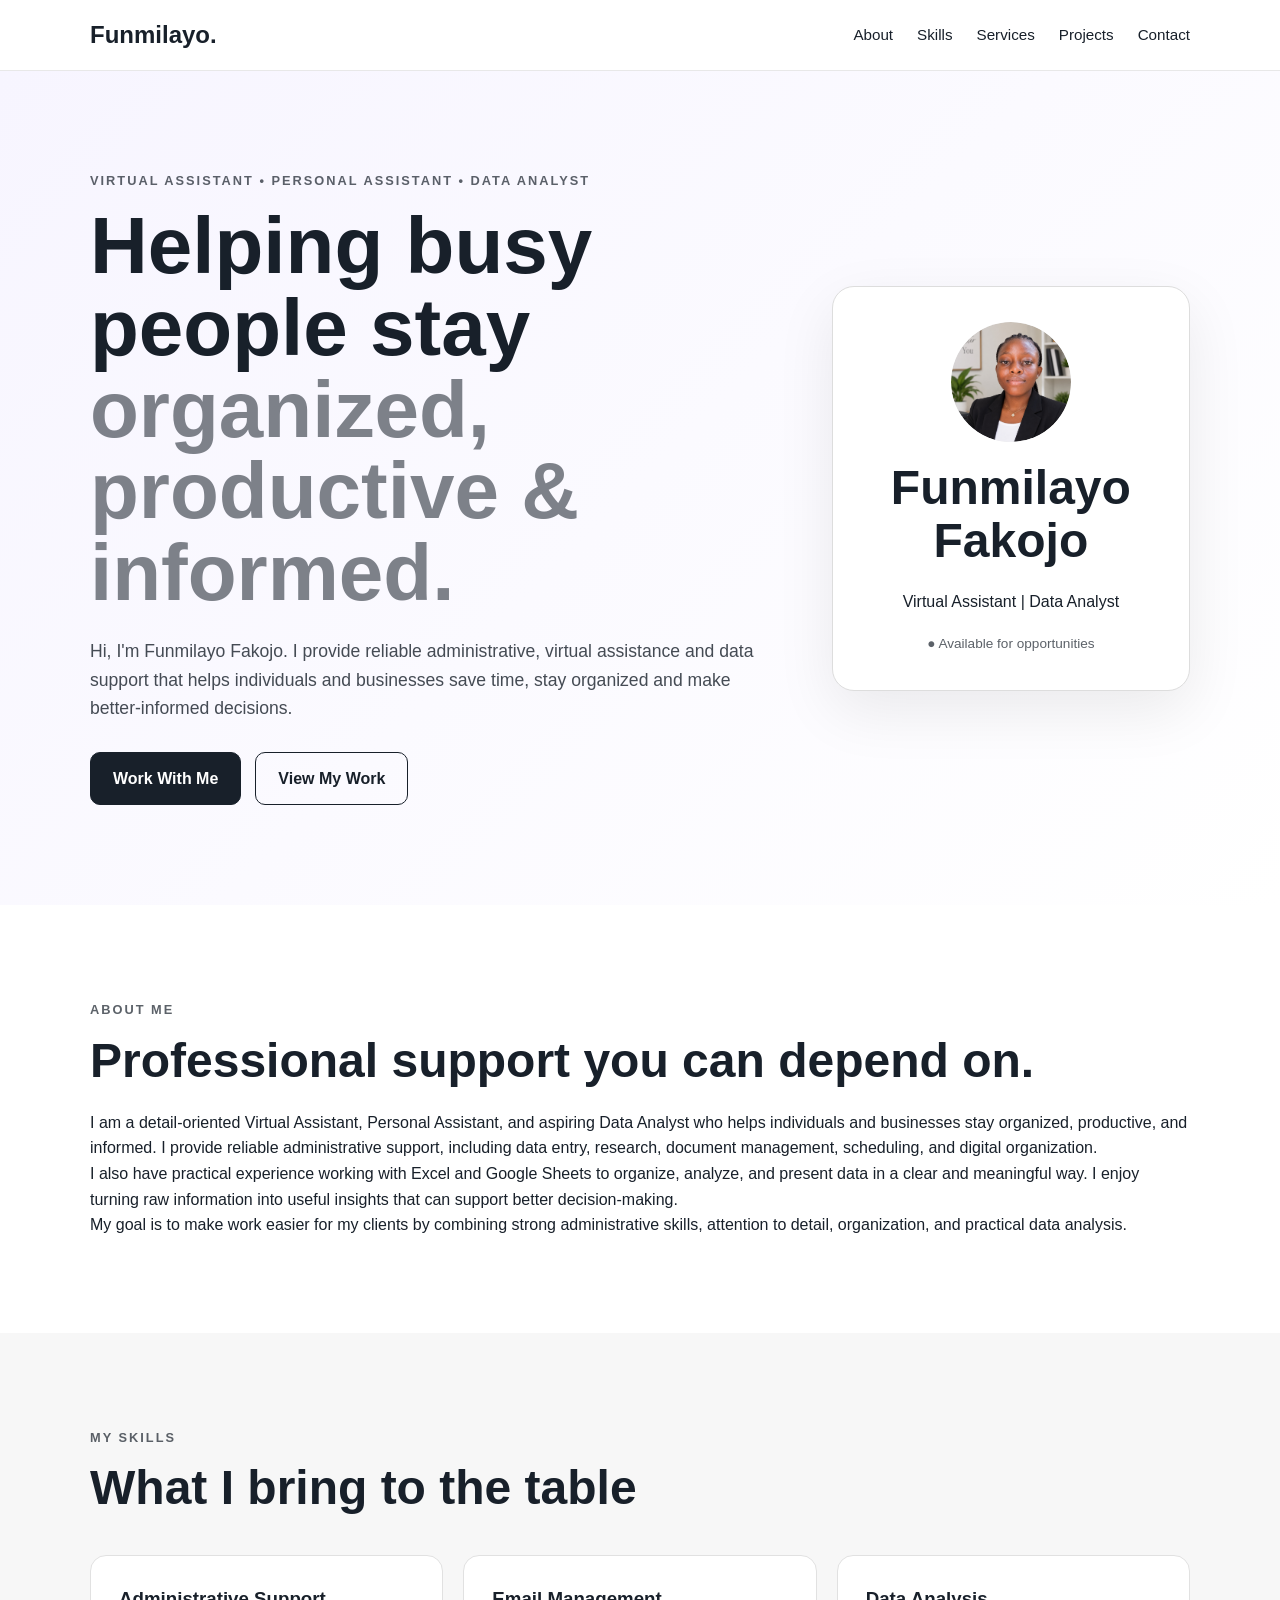
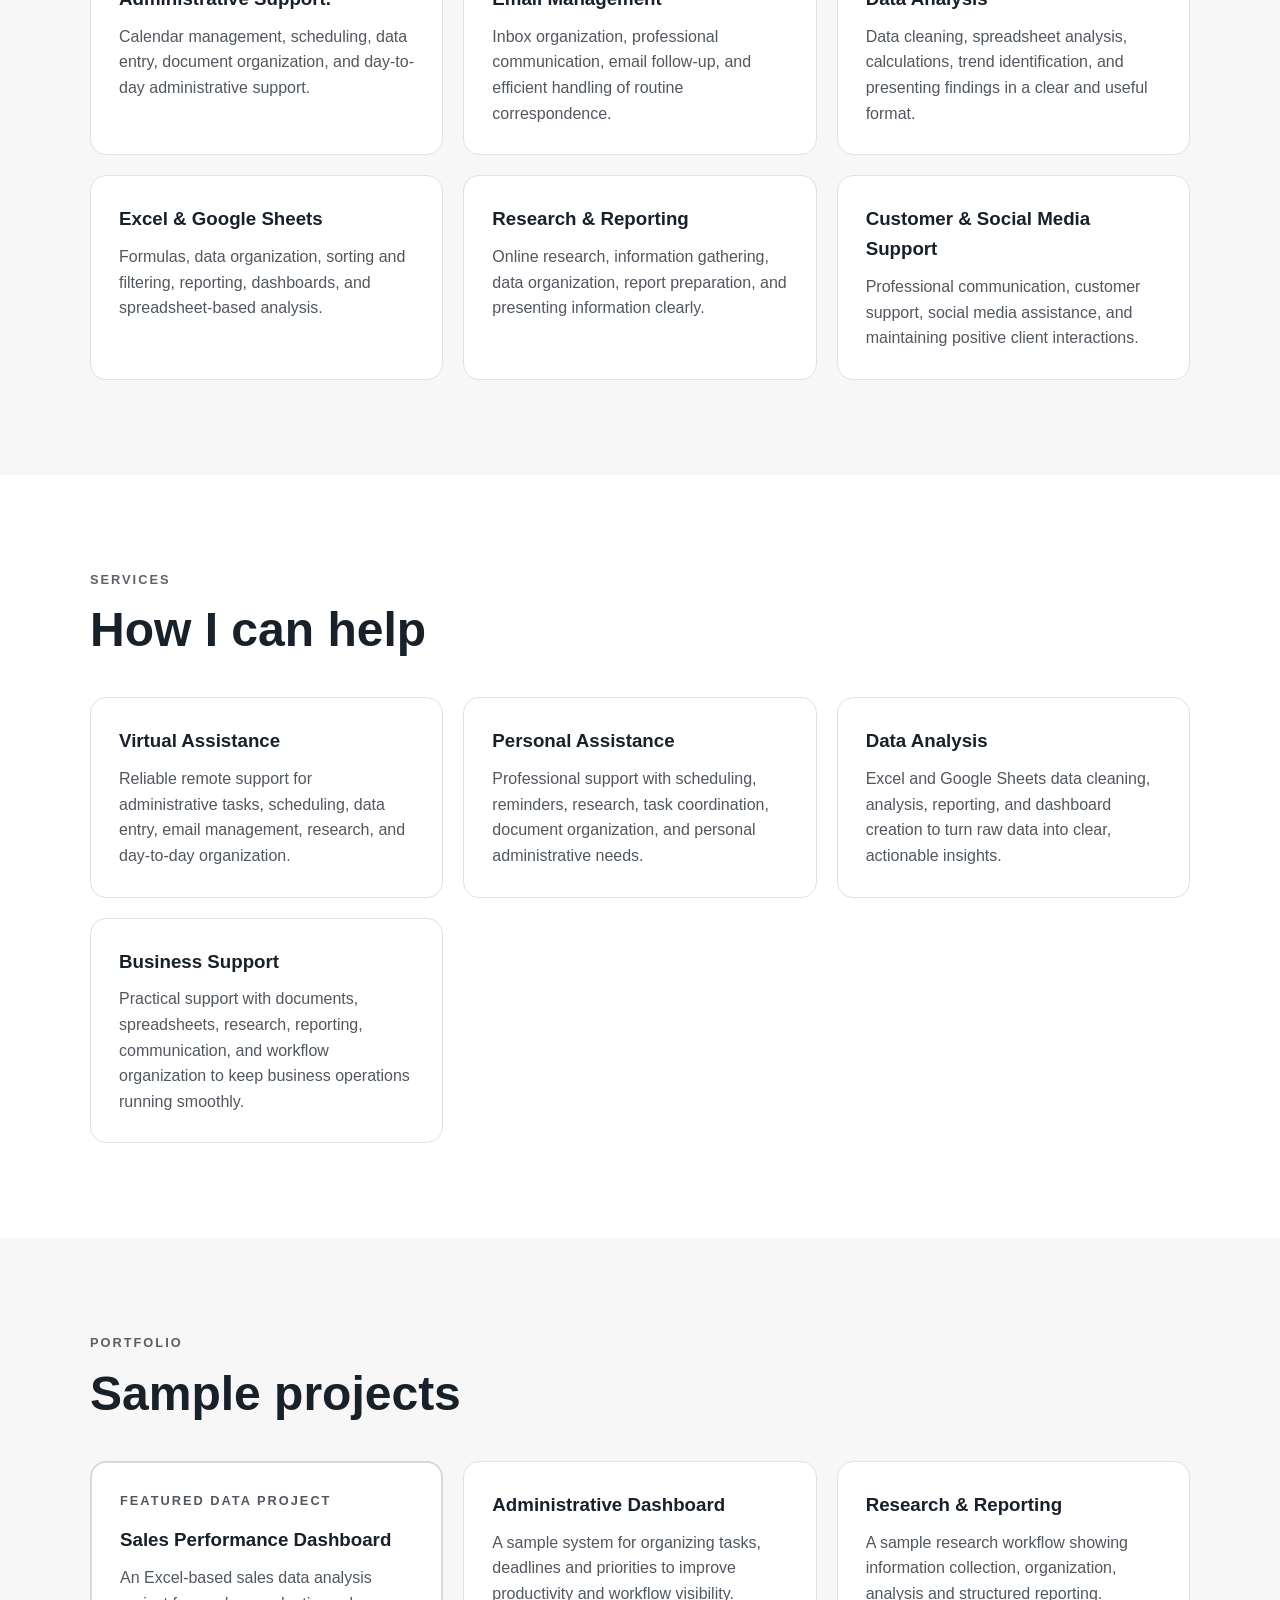
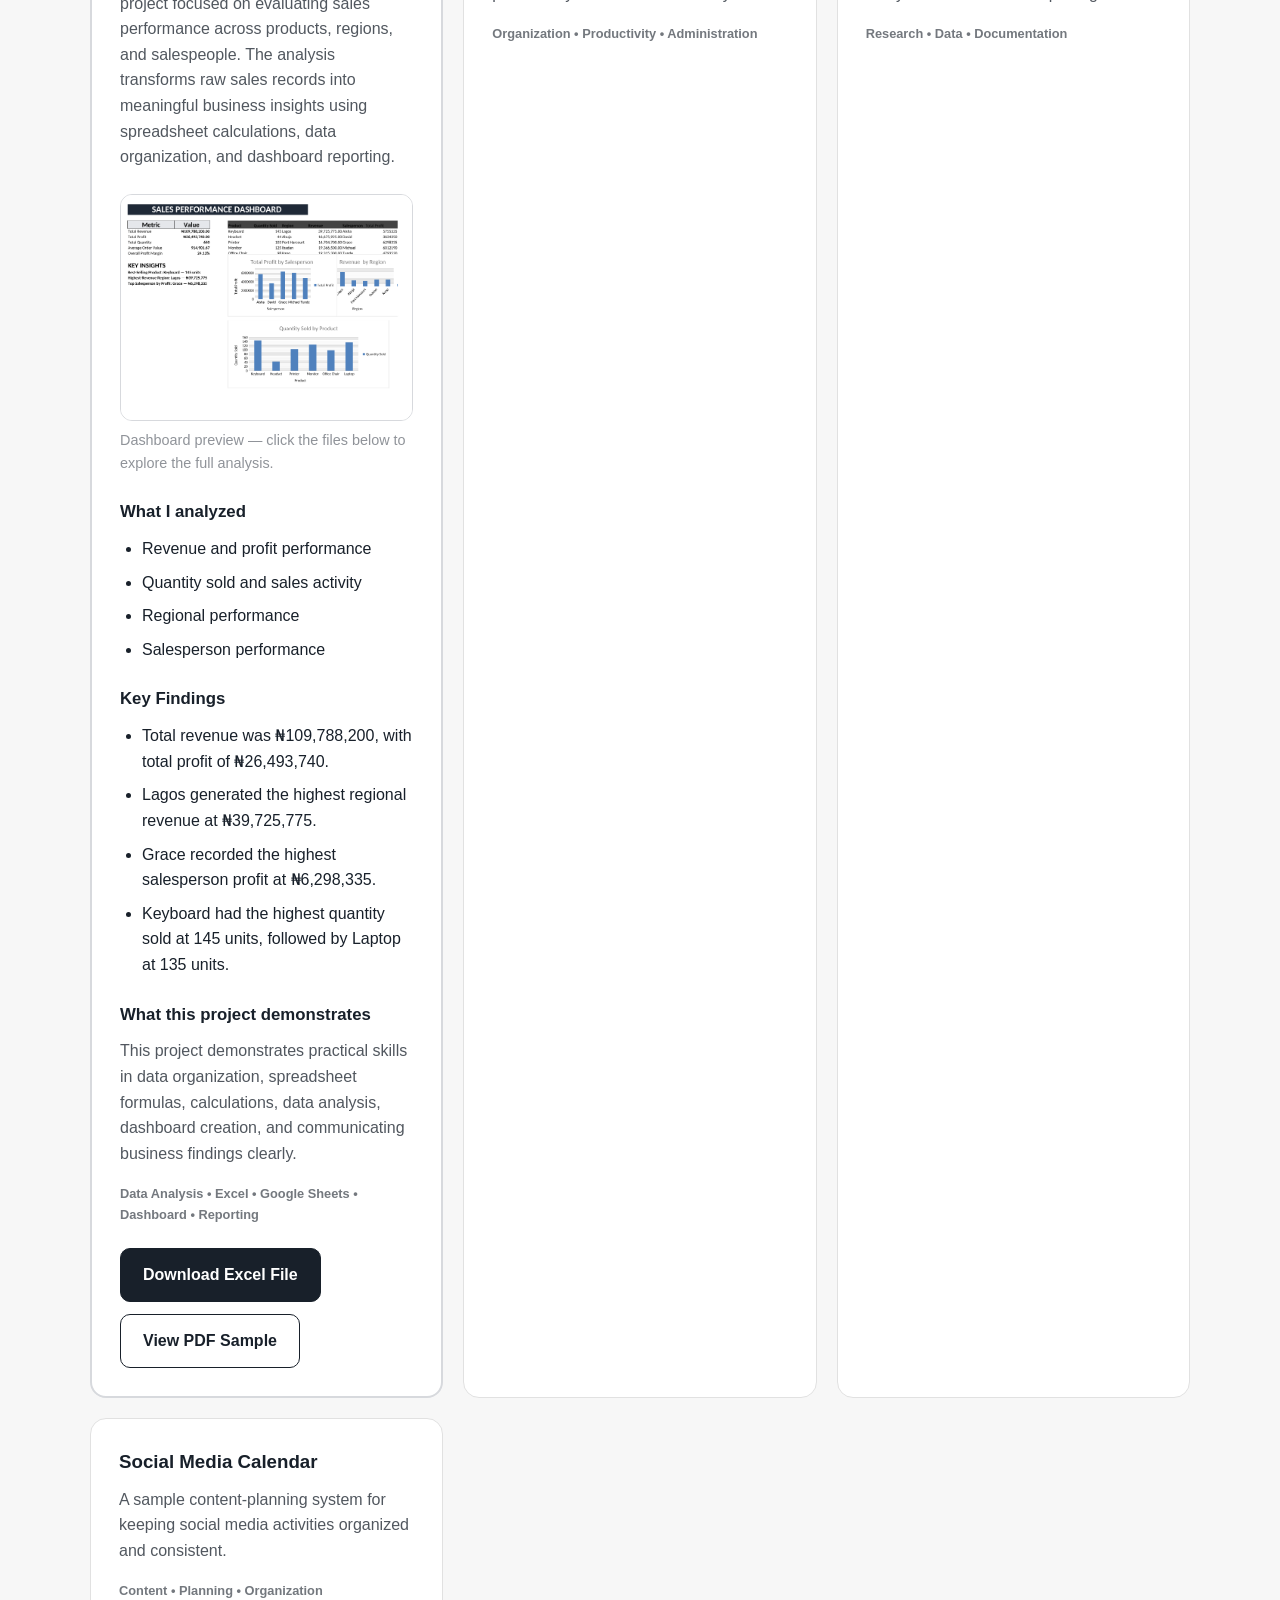
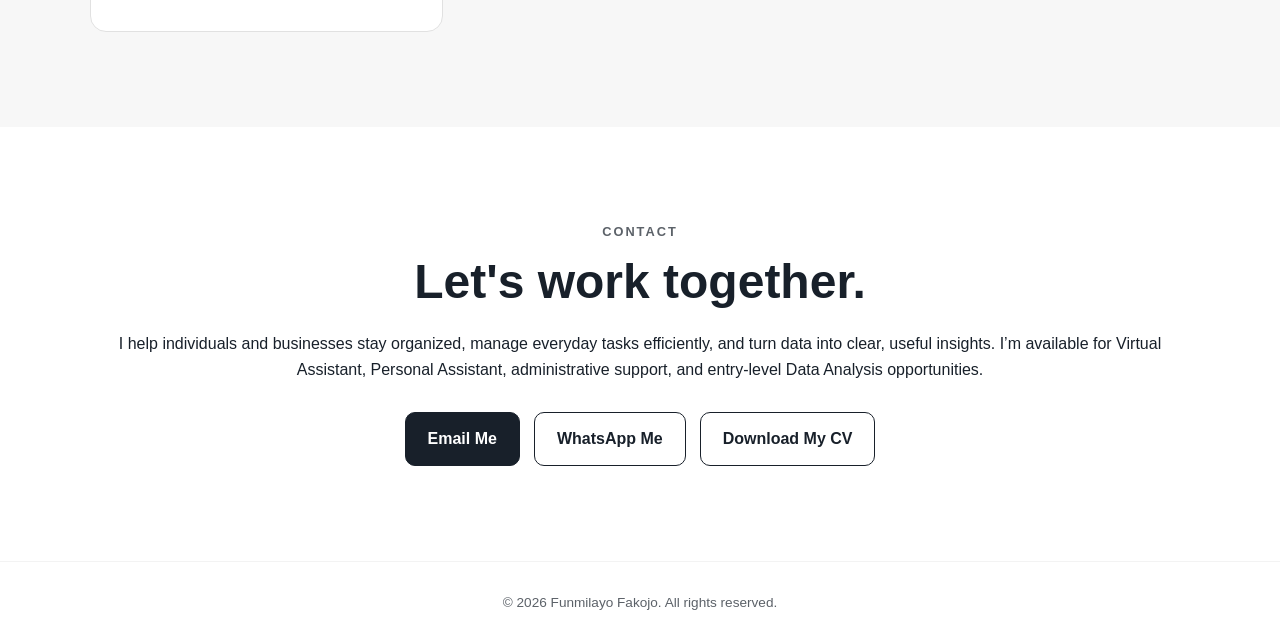
<file: index.html>
<!DOCTYPE html>
<html lang="en">
<head>
  <meta charset="UTF-8">
  <meta name="viewport" content="width=device-width, initial-scale=1.0">
  <title>Funmilayo Fakojo | Virtual Assistant & Data Analyst</title>
  <meta name="description" content="Funmilayo Fakojo - Virtual Assistant, Personal Assistant and Data Analyst portfolio.">
  <link rel="stylesheet" href="style.css">

<style>
  .menu-toggle {
    display: none;
    border: 1px solid #d7d9dd;
    background: #fff;
    color: #18212b;
    border-radius: 10px;
    padding: 10px 12px;
    font-size: 24px;
    line-height: 1;
    cursor: pointer;
  }

  @media (max-width: 768px) {
    .nav {
      position: relative;
    }

    .menu-toggle {
      display: block;
      margin-left: auto;
    }

    .nav-links {
      display: none;
      position: absolute;
      top: calc(100% + 8px);
      right: 0;
      left: 0;
      z-index: 1000;
      flex-direction: column;
      gap: 0;
      padding: 10px;
      background: #fff;
      border: 1px solid #ddd;
      border-radius: 14px;
      box-shadow: 0 10px 25px rgba(0,0,0,.08);
    }

    .nav-links.open {
      display: flex;
    }

    .nav-links a {
      display: block;
      padding: 14px 16px;
      border-radius: 10px;
    }

    .nav-links a:hover {
      background: #f5f5f5;
    }
  }
</style>


<style>
  .featured-project {
    border: 2px solid #d7d9dd;
  }

  .featured-project h4 {
    margin: 24px 0 10px;
    font-size: 1.05rem;
  }

  .project-list {
    margin: 0;
    padding-left: 22px;
  }

  .project-list li {
    margin-bottom: 8px;
  }

  .project-links {
    display: flex;
    flex-wrap: wrap;
    gap: 12px;
    margin-top: 22px;
  }

  .project-links .btn {
    margin: 0;
  }

  @media (max-width: 600px) {
    .project-links {
      flex-direction: column;
    }

    .project-links .btn {
      width: 100%;
      box-sizing: border-box;
      text-align: center;
    }
  }
</style>


<style>
  .dashboard-preview {
    margin: 24px 0;
  }

  .dashboard-preview img {
    display: block;
    width: 100%;
    height: auto;
    border: 1px solid #d7d9dd;
    border-radius: 12px;
  }

  .dashboard-preview p {
    margin: 8px 0 0;
    font-size: 0.9rem;
    color: #6b7078;
  }
</style>

</head>
<body>
  <header>
    <nav class="nav container">
      <a class="logo" href="#home">Funmilayo.</a>
      <button class="menu-toggle" type="button" aria-label="Open navigation menu" aria-expanded="false" aria-controls="site-menu">☰</button>
      <div class="nav-links" id="site-menu">
        <a href="#about">About</a>
        <a href="#skills">Skills</a>
        <a href="#services">Services</a>
        <a href="#projects">Projects</a>
        <a href="#contact">Contact</a>
      </div>
    </nav>
  </header>

  <main>
    <section id="home" class="hero">
      <div class="container hero-content">
        <div>
          <p class="eyebrow">VIRTUAL ASSISTANT • PERSONAL ASSISTANT • DATA ANALYST</p>
          <h1>Helping busy people stay <span>organized, productive & informed.</span></h1>
          <p class="intro">
            Hi, I'm Funmilayo Fakojo. I provide reliable administrative, virtual assistance
            and data support that helps individuals and businesses save time, stay organized
            and make better-informed decisions.
          </p>
          <div class="buttons">
            <a class="btn primary" href="#contact">Work With Me</a>
            <a class="btn secondary" href="#projects">View My Work</a>
          </div>
        </div>

        <div class="hero-card">
          <div class="avatar">
            <img src="profile.jpg" alt="Funmilayo Fakojo professional portrait">
          </div>
          <h2>Funmilayo Fakojo</h2>
          <p>Virtual Assistant | Data Analyst</p>
          <div class="availability">● Available for opportunities</div>
        </div>
      </div>
    </section>

    <section id="about" class="section">
      <div class="container">
        <p class="eyebrow">ABOUT ME</p>
        <h2>Professional support you can depend on.</h2>
        <p class="section-text">
          <p>
  I am a detail-oriented Virtual Assistant, Personal Assistant, and aspiring Data Analyst who helps individuals and businesses stay organized, productive, and informed. I provide reliable administrative support, including data entry, research, document management, scheduling, and digital organization.
</p>

<p>
  I also have practical experience working with Excel and Google Sheets to organize, analyze, and present data in a clear and meaningful way. I enjoy turning raw information into useful insights that can support better decision-making.
</p>

<p>
  My goal is to make work easier for my clients by combining strong administrative skills, attention to detail, organization, and practical data analysis.
</p>
        </p>
      </div>
    </section>

    <section id="skills" class="section alt">
      <div class="container">
        <p class="eyebrow">MY SKILLS</p>
        <h2>What I bring to the table</h2>
        <div class="grid">
          <div class="card">
            <h3>Administrative Support.</h3>
            <p>Calendar management, scheduling, data entry, document organization, and day-to-day administrative support.</p>
          </div>
          <div class="card">
            <h3>Email Management</h3>
            <p>Inbox organization, professional communication, email follow-up, and efficient handling of routine correspondence.</p>
          </div>
          <div class="card">
            <h3>Data Analysis</h3>
            <p>Data cleaning, spreadsheet analysis, calculations, trend identification, and presenting findings in a clear and useful format.</p>
          </div>
          <div class="card">
            <h3>Excel & Google Sheets</h3>
            <p>Formulas, data organization, sorting and filtering, reporting, dashboards, and spreadsheet-based analysis.</p>
          </div>
          <div class="card">
            <h3>Research & Reporting</h3>
            <p>Online research, information gathering, data organization, report preparation, and presenting information clearly.</p>
          </div>
          <div class="card">
            <h3>Customer & Social Media Support</h3>
            <p>Professional communication, customer support, social media assistance, and maintaining positive client interactions.</p>
          </div>
        </div>
      </div>
    </section>

    <section id="services" class="section">
      <div class="container">
        <p class="eyebrow">SERVICES</p>
        <h2>How I can help</h2>
        <div class="grid">
          <div class="card">
            <h3>Virtual Assistance</h3>
            <p>Reliable remote support for administrative tasks, scheduling, data entry, email management, research, and day-to-day organization.</p>
          </div>
          <div class="card">
            <h3>Personal Assistance</h3>
            <p>Professional support with scheduling, reminders, research, task coordination, document organization, and personal administrative needs.</p>
          </div>
          <div class="card">
            <h3>Data Analysis</h3>
            <p>Excel and Google Sheets data cleaning, analysis, reporting, and dashboard creation to turn raw data into clear, actionable insights.</p>
          </div>
          <div class="card">
            <h3>Business Support</h3>
            <p>Practical support with documents, spreadsheets, research, reporting, communication, and workflow organization to keep business operations running smoothly.</p>
          </div>
        </div>
      </div>
    </section>

    <section id="projects" class="section alt">
      <div class="container">
        <p class="eyebrow">PORTFOLIO</p>
        <h2>Sample projects</h2>
        <div class="grid">

          <div class="card project featured-project">
            <p class="eyebrow">FEATURED DATA PROJECT</p>
            <h3>Sales Performance Dashboard</h3>
            <p>
              <p>An Excel-based sales data analysis project focused on evaluating sales performance across products, regions, and salespeople. The analysis transforms raw sales records into meaningful business insights using spreadsheet calculations, data organization, and dashboard reporting.</p>

            <div class="dashboard-preview">
              <img src="dashboard_preview.png" alt="Sales Performance Dashboard preview showing sales KPIs and charts">
              <p>Dashboard preview — click the files below to explore the full analysis.</p>
            </div>

            <h4>What I analyzed</h4>
            <ul class="project-list">
              <li>Revenue and profit performance</li>
              <li>Quantity sold and sales activity</li>
              <li>Regional performance</li>
              <li>Salesperson performance</li>
            </ul>

            <h4>Key Findings</h4>
            <ul class="project-list">
              <li>Total revenue was ₦109,788,200, with total profit of ₦26,493,740.</li>
<li>Lagos generated the highest regional revenue at ₦39,725,775.</li>
<li>Grace recorded the highest salesperson profit at ₦6,298,335.</li>
<li>Keyboard had the highest quantity sold at 145 units, followed by Laptop at 135 units.</li>
            </ul>

            <h4>What this project demonstrates</h4>
            <p>
               <p>This project demonstrates practical skills in data organization, spreadsheet formulas, calculations, data analysis, dashboard creation, and communicating business findings clearly.</p>
            </p>

            <span>Data Analysis • Excel • Google Sheets • Dashboard • Reporting</span>

            <div class="project-links">
              <a class="btn primary" href="Spreadsheet_Data_Analysis_Project.xlsx" download>Download Excel File</a>
              <a class="btn secondary" href="Spreadsheet_Data_Analysis_Project.pdf" target="_blank" rel="noopener">View PDF Sample</a>
            </div>
          </div>

          <div class="card project">
            <h3>Administrative Dashboard</h3>
            <p>A sample system for organizing tasks, deadlines and priorities to improve productivity and workflow visibility.</p>
            <span>Organization • Productivity • Administration</span>
          </div>

          <div class="card project">
            <h3>Research & Reporting</h3>
            <p>A sample research workflow showing information collection, organization, analysis and structured reporting.</p>
            <span>Research • Data • Documentation</span>
          </div>

          <div class="card project">
            <h3>Social Media Calendar</h3>
            <p>A sample content-planning system for keeping social media activities organized and consistent.</p>
            <span>Content • Planning • Organization</span>
          </div>

        </div>
      </div>
    </section>

    <section id="contact" class="section contact">
      <div class="container">
        <p class="eyebrow">CONTACT</p>
        <h2>Let's work together.</h2>
        <p class="section-text">
          <p>I help individuals and businesses stay organized, manage everyday tasks efficiently, and turn data into clear, useful insights. I’m available for Virtual Assistant, Personal Assistant, administrative support, and entry-level Data Analysis opportunities.</p>
        </p>

        <div class="contact-links">
          <a class="btn primary" href="mailto:fakojofunmilayo@gmail.com">Email Me</a>

          <a class="btn secondary" href="https://wa.me/2347043634557" target="_blank" rel="noopener">
            WhatsApp Me
          </a>

          <a class="btn secondary" href="Funmi%27s%20Resume.pdf" download>
            Download My CV
          </a>
        </div>
      </div>
    </section>
  </main>

  <footer>
    <p>© 2026 Funmilayo Fakojo. All rights reserved.</p>
  </footer>

<script>
  const menuToggle = document.querySelector('.menu-toggle');
  const siteMenu = document.querySelector('#site-menu');

  menuToggle.addEventListener('click', () => {
    const isOpen = siteMenu.classList.toggle('open');
    menuToggle.setAttribute('aria-expanded', isOpen);
    menuToggle.setAttribute('aria-label', isOpen ? 'Close navigation menu' : 'Open navigation menu');
    menuToggle.textContent = isOpen ? '×' : '☰';
  });

  siteMenu.querySelectorAll('a').forEach(link => {
    link.addEventListener('click', () => {
      siteMenu.classList.remove('open');
      menuToggle.setAttribute('aria-expanded', 'false');
      menuToggle.setAttribute('aria-label', 'Open navigation menu');
      menuToggle.textContent = '☰';
    });
  });
</script>

</body>
</html>
</file>
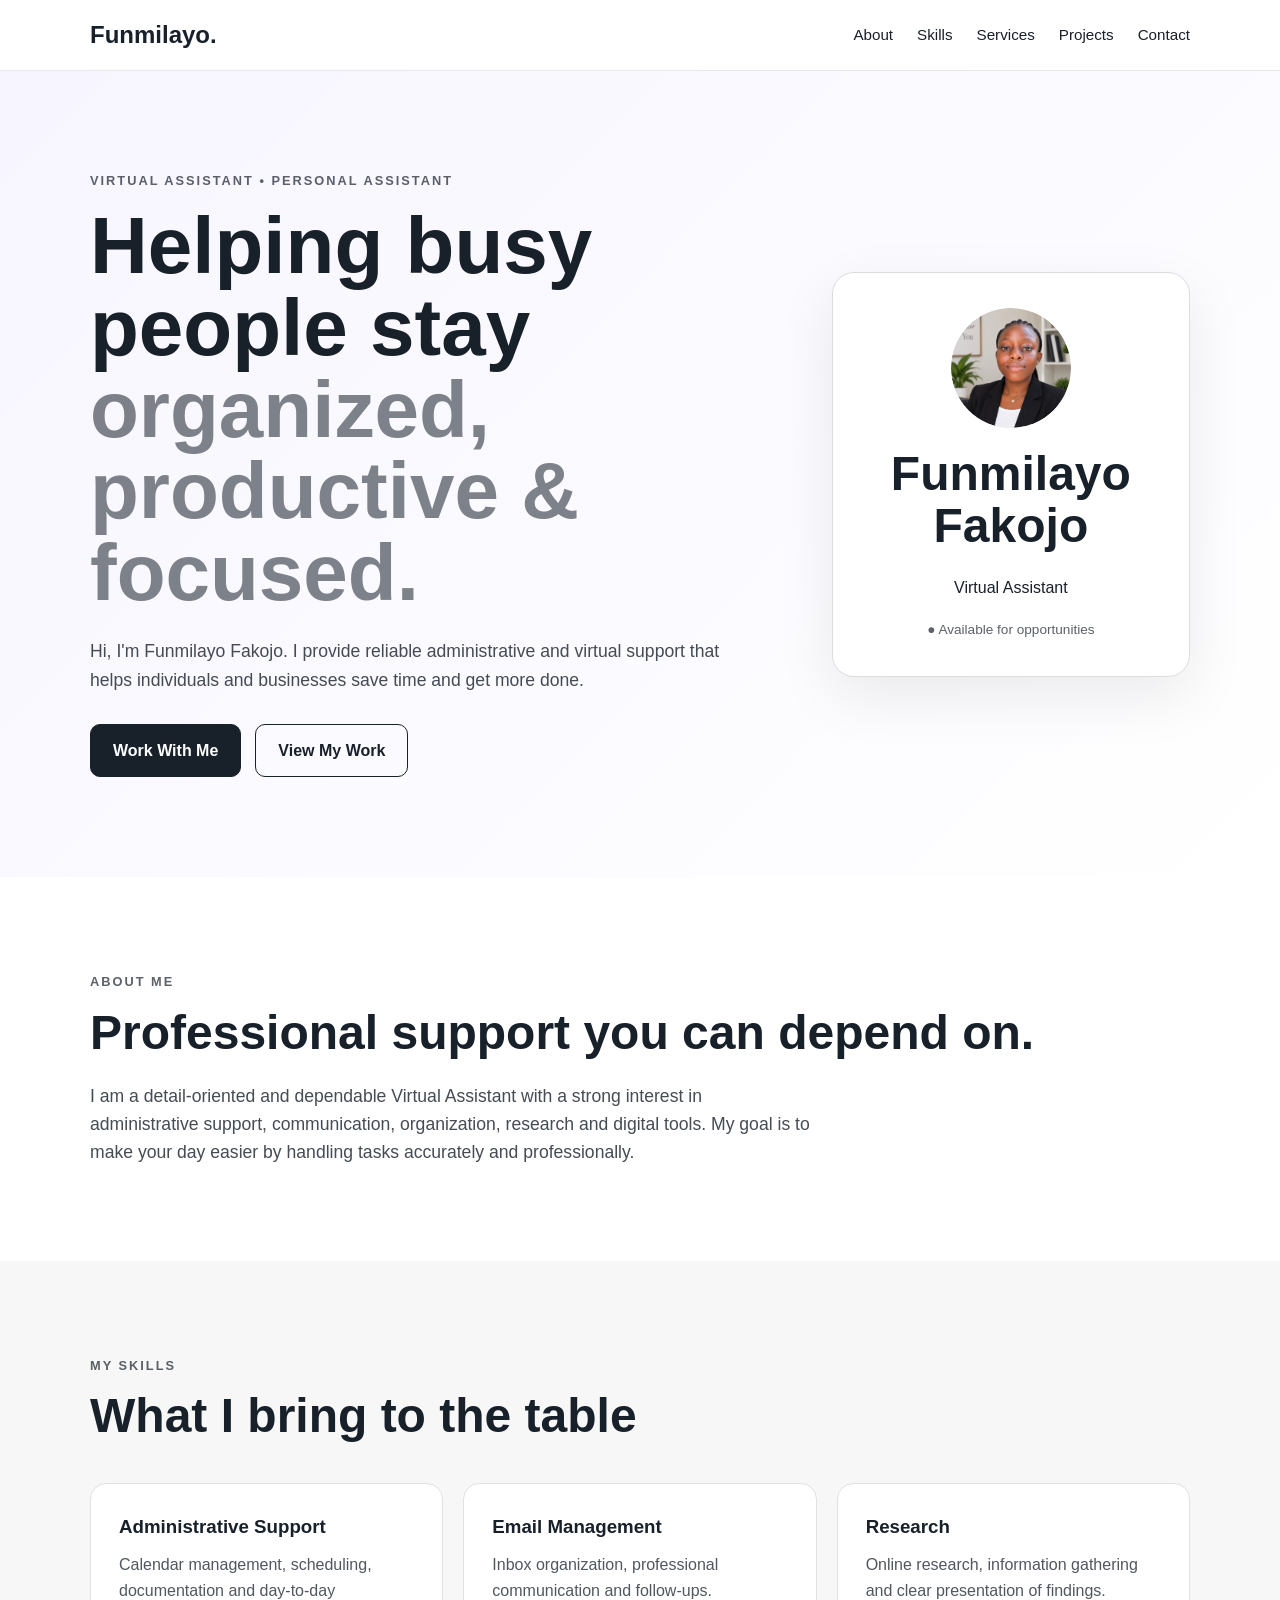
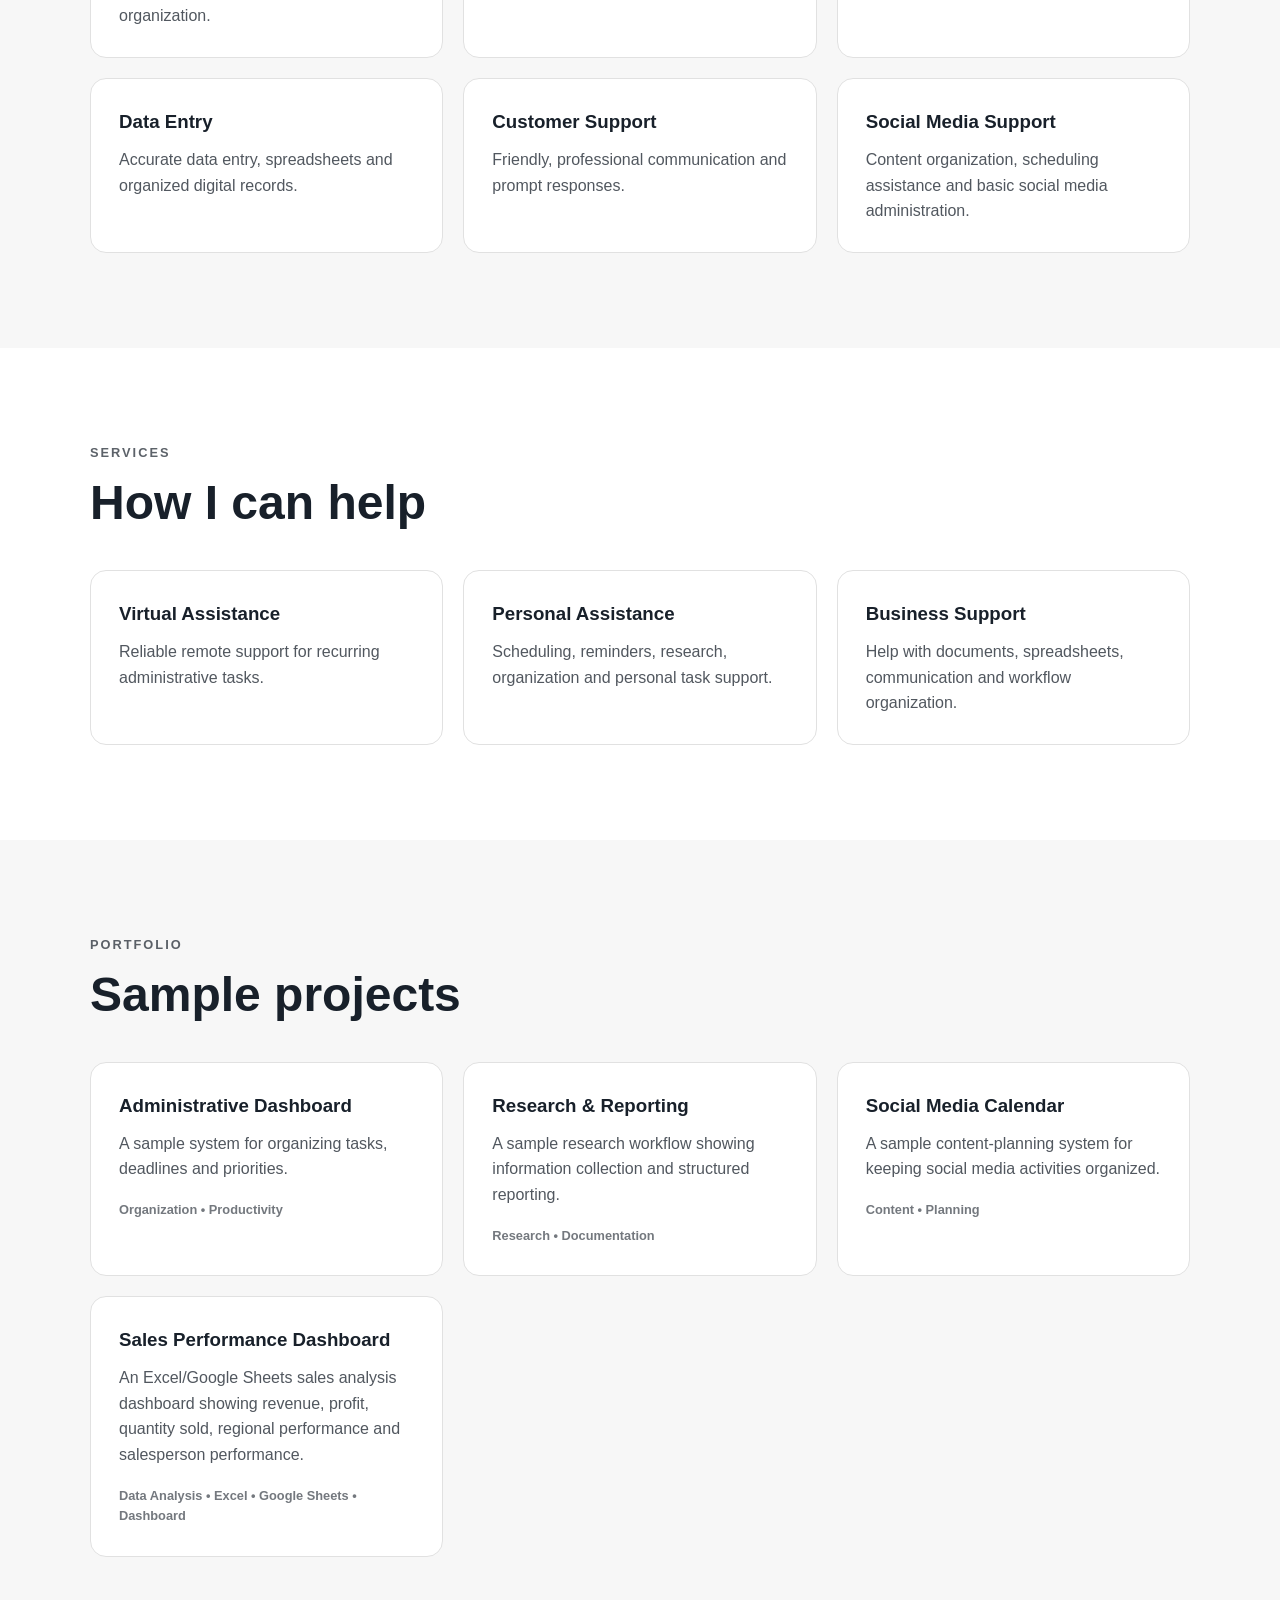
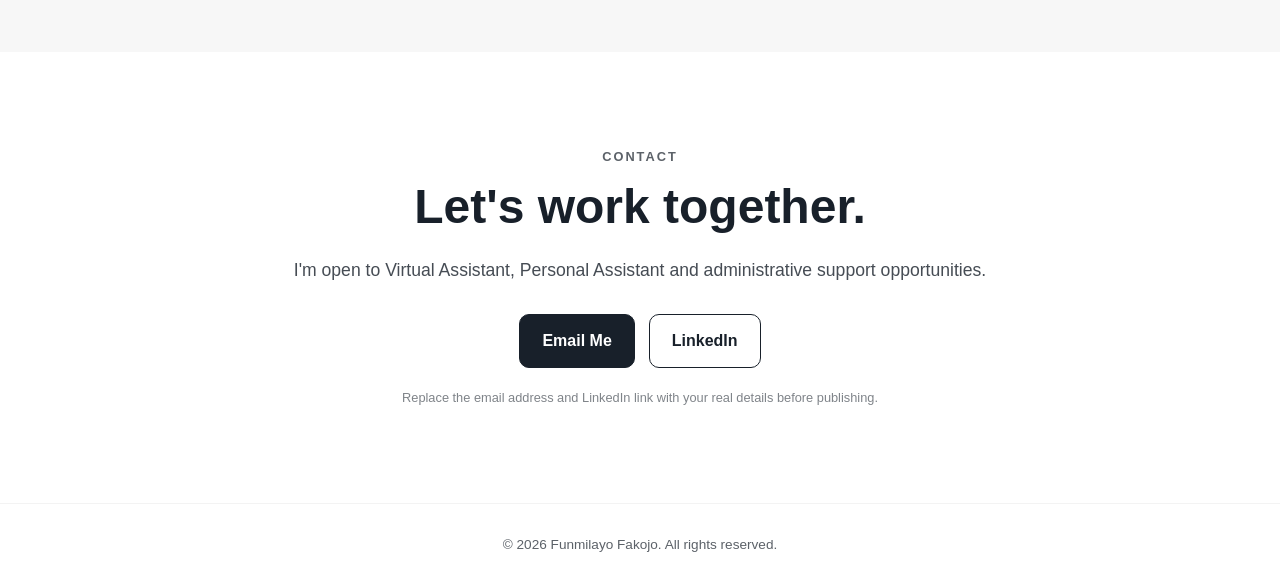
<file: index(2).html>
<!DOCTYPE html>
<html lang="en">
<head>
  <meta charset="UTF-8">
  <meta name="viewport" content="width=device-width, initial-scale=1.0">
  <title>Funmilayo Fakojo | Virtual Assistant</title>
  <meta name="description" content="Funmilayo Fakojo - Virtual Assistant and Personal Assistant portfolio.">
  <link rel="stylesheet" href="style.css">
</head>
<body>
  <header>
    <nav class="nav container">
      <a class="logo" href="#home">Funmilayo.</a>
      <div class="nav-links">
        <a href="#about">About</a>
        <a href="#skills">Skills</a>
        <a href="#services">Services</a>
        <a href="#projects">Projects</a>
        <a href="#contact">Contact</a>
      </div>
    </nav>
  </header>

  <main>
    <section id="home" class="hero">
      <div class="container hero-content">
        <div>
          <p class="eyebrow">VIRTUAL ASSISTANT • PERSONAL ASSISTANT</p>
          <h1>Helping busy people stay <span>organized, productive & focused.</span></h1>
          <p class="intro">
            Hi, I'm Funmilayo Fakojo. I provide reliable administrative and virtual support
            that helps individuals and businesses save time and get more done.
          </p>
          <div class="buttons">
            <a class="btn primary" href="#contact">Work With Me</a>
            <a class="btn secondary" href="#projects">View My Work</a>
          </div>
        </div>
        <div class="hero-card">
          <div class="avatar"><img src="profile.jpg" alt="Funmilayo Fakojo professional portrait"></div>
          <h2>Funmilayo Fakojo</h2>
          <p>Virtual Assistant</p>
          <div class="availability">● Available for opportunities</div>
        </div>
      </div>
    </section>

    <section id="about" class="section">
      <div class="container">
        <p class="eyebrow">ABOUT ME</p>
        <h2>Professional support you can depend on.</h2>
        <p class="section-text">
          I am a detail-oriented and dependable Virtual Assistant with a strong interest in
          administrative support, communication, organization, research and digital tools.
          My goal is to make your day easier by handling tasks accurately and professionally.
        </p>
      </div>
    </section>

    <section id="skills" class="section alt">
      <div class="container">
        <p class="eyebrow">MY SKILLS</p>
        <h2>What I bring to the table</h2>
        <div class="grid">
          <div class="card"><h3>Administrative Support</h3><p>Calendar management, scheduling, documentation and day-to-day organization.</p></div>
          <div class="card"><h3>Email Management</h3><p>Inbox organization, professional communication and follow-ups.</p></div>
          <div class="card"><h3>Research</h3><p>Online research, information gathering and clear presentation of findings.</p></div>
          <div class="card"><h3>Data Entry</h3><p>Accurate data entry, spreadsheets and organized digital records.</p></div>
          <div class="card"><h3>Customer Support</h3><p>Friendly, professional communication and prompt responses.</p></div>
          <div class="card"><h3>Social Media Support</h3><p>Content organization, scheduling assistance and basic social media administration.</p></div>
        </div>
      </div>
    </section>

    <section id="services" class="section">
      <div class="container">
        <p class="eyebrow">SERVICES</p>
        <h2>How I can help</h2>
        <div class="grid">
          <div class="card"><h3>Virtual Assistance</h3><p>Reliable remote support for recurring administrative tasks.</p></div>
          <div class="card"><h3>Personal Assistance</h3><p>Scheduling, reminders, research, organization and personal task support.</p></div>
          <div class="card"><h3>Business Support</h3><p>Help with documents, spreadsheets, communication and workflow organization.</p></div>
        </div>
      </div>
    </section>

    <section id="projects" class="section alt">
      <div class="container">
        <p class="eyebrow">PORTFOLIO</p>
        <h2>Sample projects</h2>
        <div class="grid">
          <div class="card project"><h3>Administrative Dashboard</h3><p>A sample system for organizing tasks, deadlines and priorities.</p><span>Organization • Productivity</span></div>
          <div class="card project"><h3>Research & Reporting</h3><p>A sample research workflow showing information collection and structured reporting.</p><span>Research • Documentation</span></div>
          <div class="card project"><h3>Social Media Calendar</h3><p>A sample content-planning system for keeping social media activities organized.</p><span>Content • Planning</span></div>
          <div class="card project">
            <h3>Sales Performance Dashboard</h3>
            <p>An Excel/Google Sheets sales analysis dashboard showing revenue, profit, quantity sold, regional performance and salesperson performance.</p>
            <span>Data Analysis • Excel • Google Sheets • Dashboard</span>
          </div>
        </div>
      </div>
    </section>

    <section id="contact" class="section contact">
      <div class="container">
        <p class="eyebrow">CONTACT</p>
        <h2>Let's work together.</h2>
        <p class="section-text">I'm open to Virtual Assistant, Personal Assistant and administrative support opportunities.</p>
        <div class="contact-links">
          <a class="btn primary" href="mailto:your-email@example.com">Email Me</a>
          <a class="btn secondary" href="https://www.linkedin.com/" target="_blank" rel="noopener">LinkedIn</a>
        </div>
        <p class="small">Replace the email address and LinkedIn link with your real details before publishing.</p>
      </div>
    </section>
  </main>

  <footer>
    <p>© 2026 Funmilayo Fakojo. All rights reserved.</p>
  </footer>
</body>
</html>
</file>
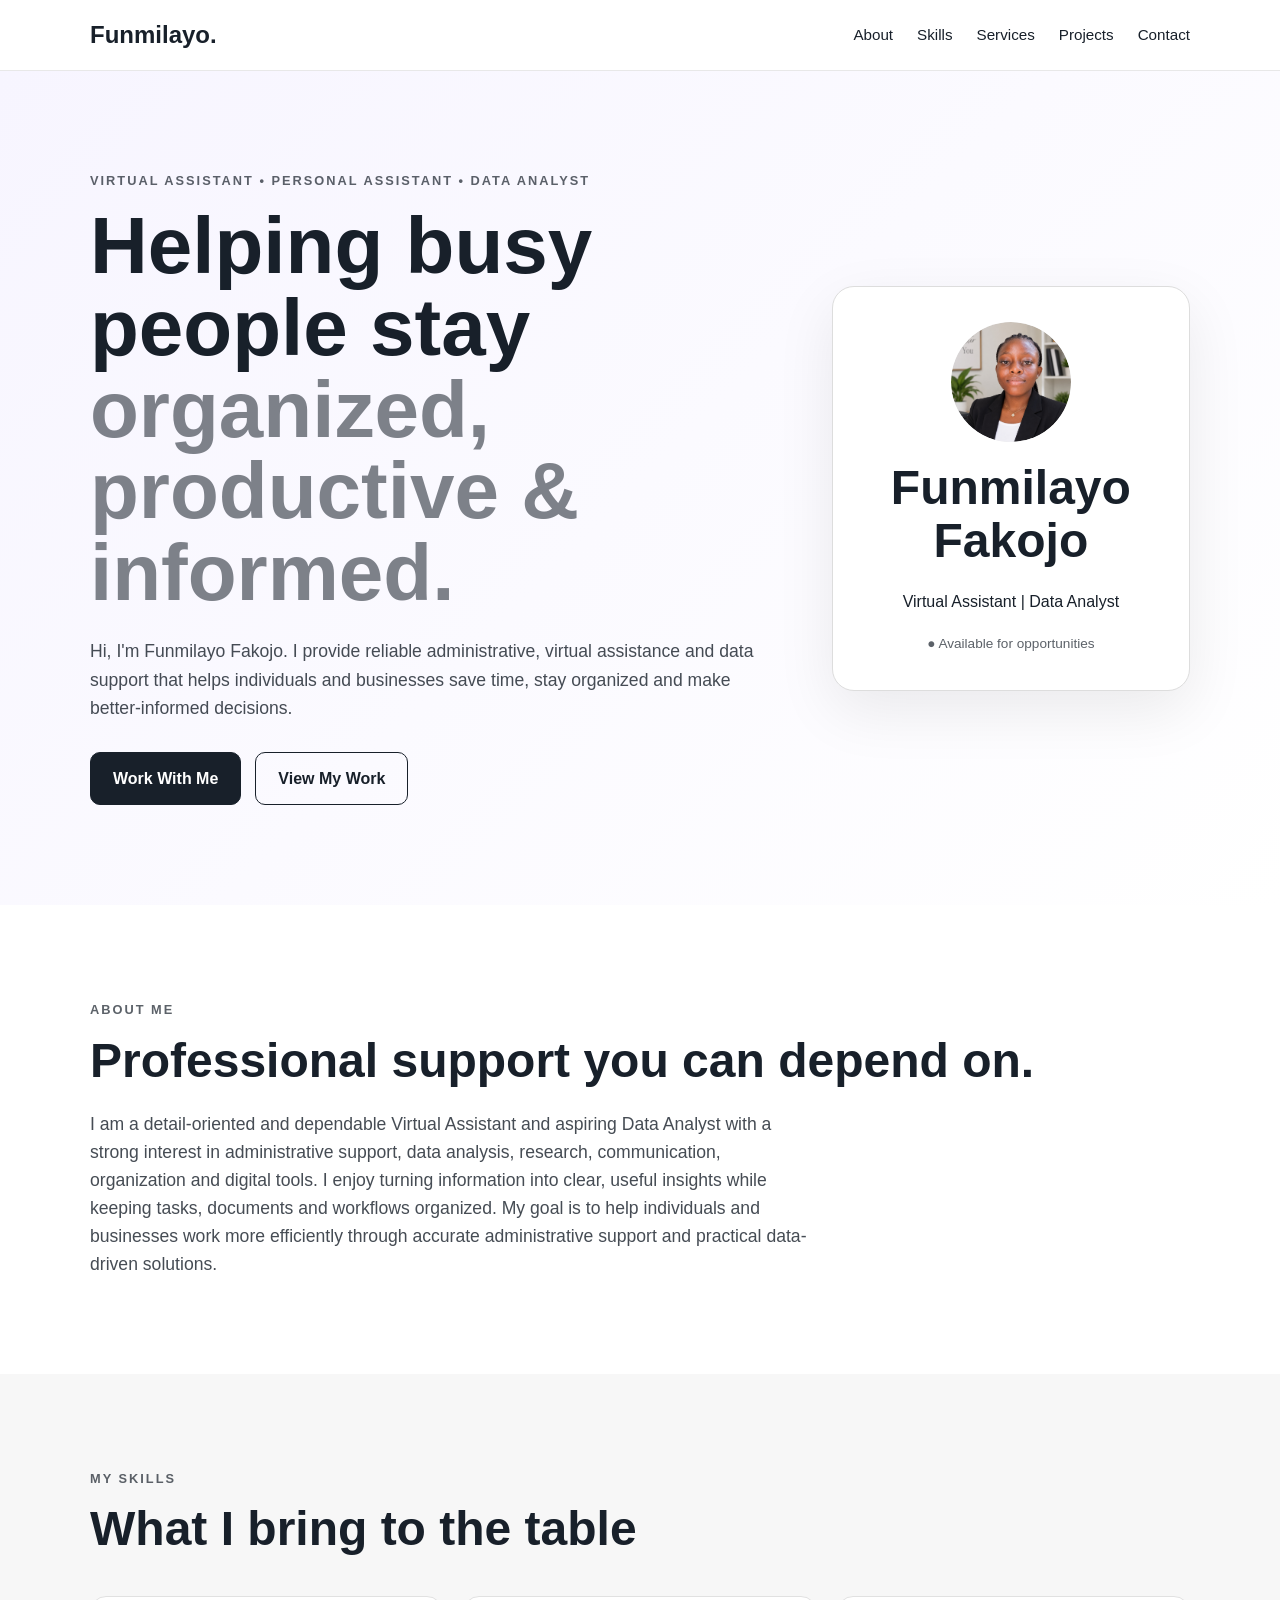
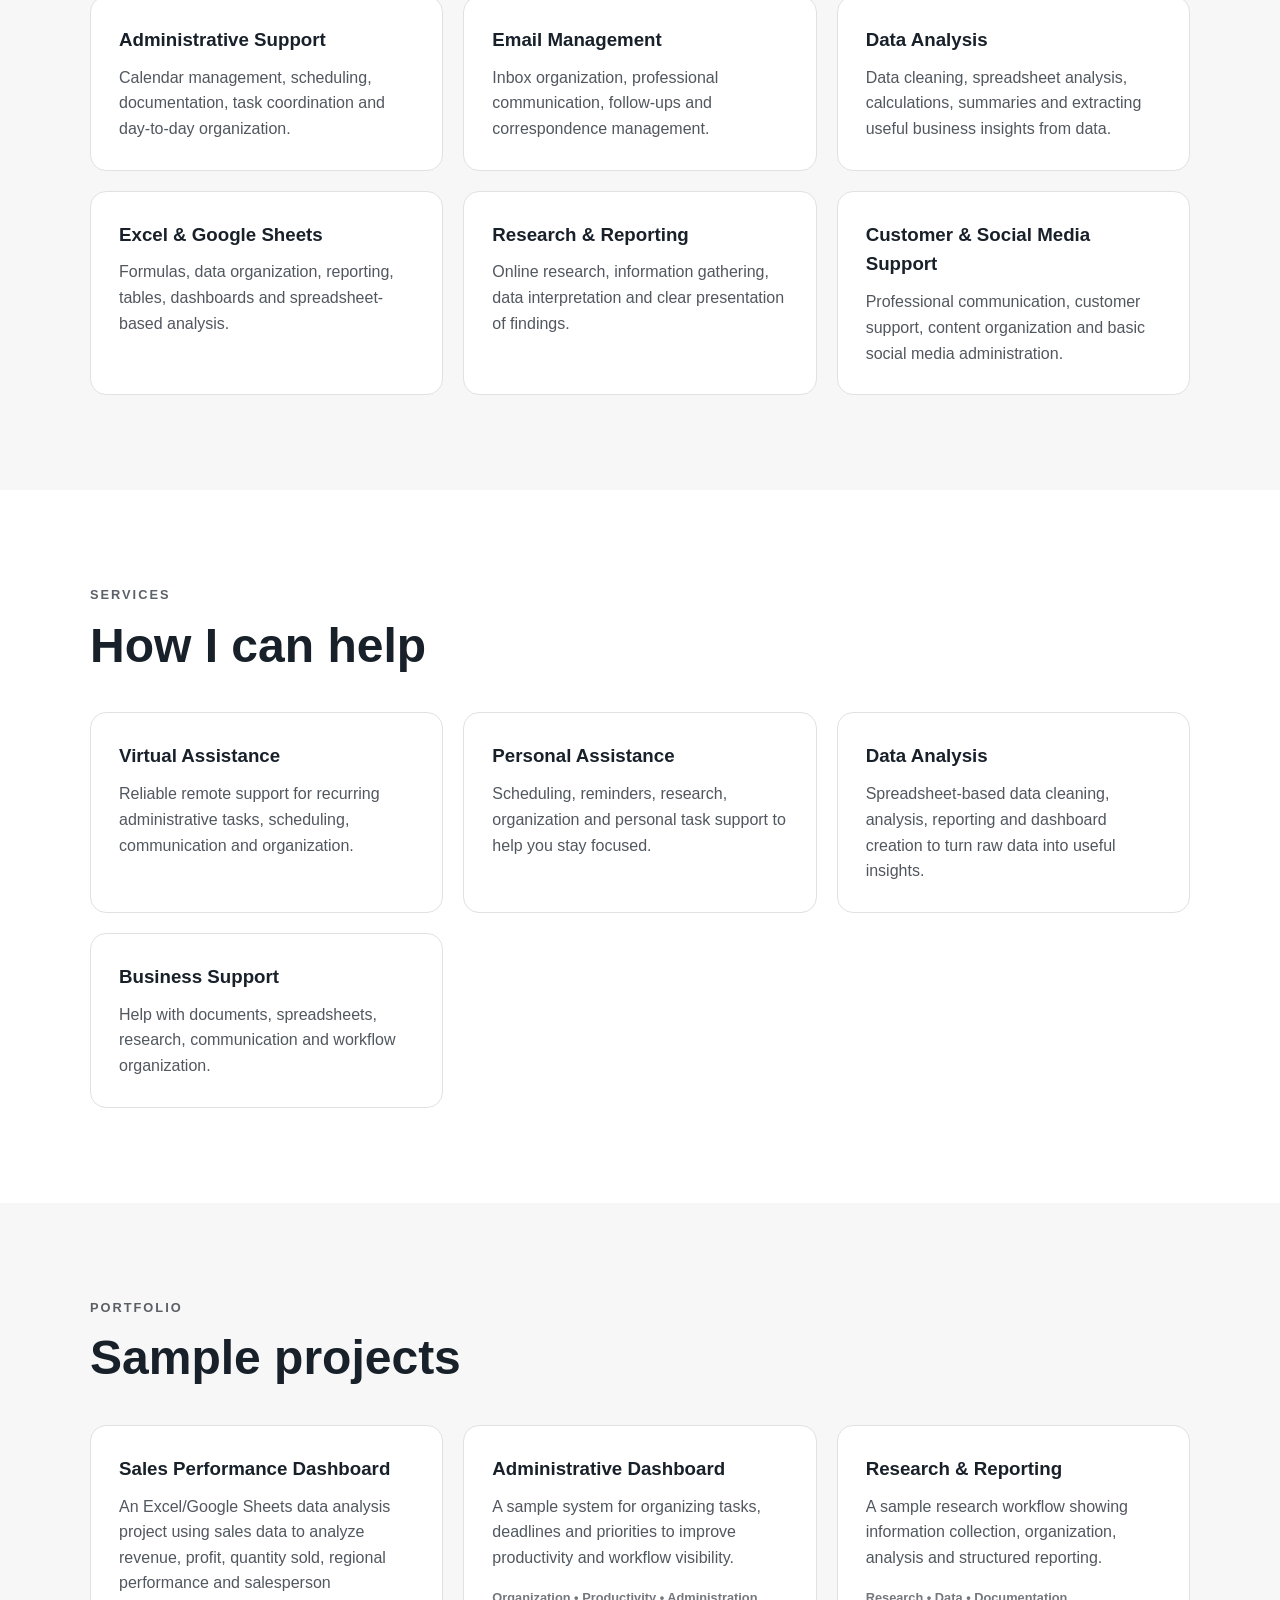
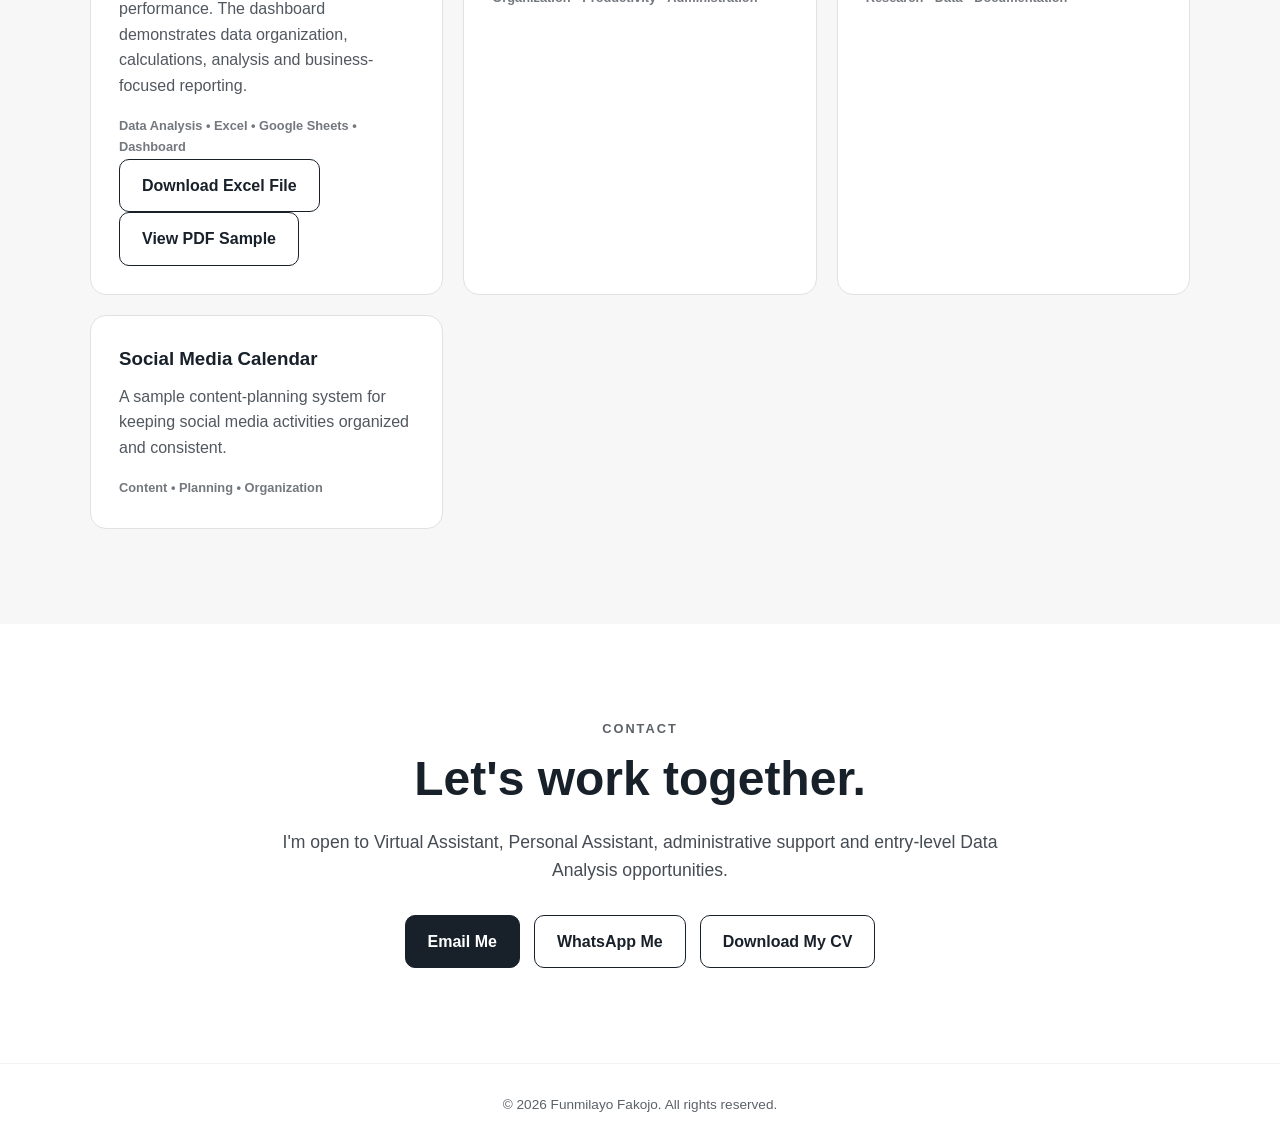
<file: index_mobile_menu.html>
<!DOCTYPE html>
<html lang="en">
<head>
  <meta charset="UTF-8">
  <meta name="viewport" content="width=device-width, initial-scale=1.0">
  <title>Funmilayo Fakojo | Virtual Assistant & Data Analyst</title>
  <meta name="description" content="Funmilayo Fakojo - Virtual Assistant, Personal Assistant and Data Analyst portfolio.">
  <link rel="stylesheet" href="style.css">

<style>
  .menu-toggle {
    display: none;
    border: 1px solid #d7d9dd;
    background: #fff;
    color: #18212b;
    border-radius: 10px;
    padding: 10px 12px;
    font-size: 24px;
    line-height: 1;
    cursor: pointer;
  }

  @media (max-width: 768px) {
    .nav {
      position: relative;
    }

    .menu-toggle {
      display: block;
      margin-left: auto;
    }

    .nav-links {
      display: none;
      position: absolute;
      top: calc(100% + 8px);
      right: 0;
      left: 0;
      z-index: 1000;
      flex-direction: column;
      gap: 0;
      padding: 10px;
      background: #fff;
      border: 1px solid #ddd;
      border-radius: 14px;
      box-shadow: 0 10px 25px rgba(0,0,0,.08);
    }

    .nav-links.open {
      display: flex;
    }

    .nav-links a {
      display: block;
      padding: 14px 16px;
      border-radius: 10px;
    }

    .nav-links a:hover {
      background: #f5f5f5;
    }
  }
</style>

</head>
<body>
  <header>
    <nav class="nav container">
      <a class="logo" href="#home">Funmilayo.</a>
      <button class="menu-toggle" type="button" aria-label="Open navigation menu" aria-expanded="false" aria-controls="site-menu">☰</button>
      <div class="nav-links" id="site-menu">
        <a href="#about">About</a>
        <a href="#skills">Skills</a>
        <a href="#services">Services</a>
        <a href="#projects">Projects</a>
        <a href="#contact">Contact</a>
      </div>
    </nav>
  </header>

  <main>
    <section id="home" class="hero">
      <div class="container hero-content">
        <div>
          <p class="eyebrow">VIRTUAL ASSISTANT • PERSONAL ASSISTANT • DATA ANALYST</p>
          <h1>Helping busy people stay <span>organized, productive & informed.</span></h1>
          <p class="intro">
            Hi, I'm Funmilayo Fakojo. I provide reliable administrative, virtual assistance
            and data support that helps individuals and businesses save time, stay organized
            and make better-informed decisions.
          </p>
          <div class="buttons">
            <a class="btn primary" href="#contact">Work With Me</a>
            <a class="btn secondary" href="#projects">View My Work</a>
          </div>
        </div>

        <div class="hero-card">
          <div class="avatar">
            <img src="profile.jpg" alt="Funmilayo Fakojo professional portrait">
          </div>
          <h2>Funmilayo Fakojo</h2>
          <p>Virtual Assistant | Data Analyst</p>
          <div class="availability">● Available for opportunities</div>
        </div>
      </div>
    </section>

    <section id="about" class="section">
      <div class="container">
        <p class="eyebrow">ABOUT ME</p>
        <h2>Professional support you can depend on.</h2>
        <p class="section-text">
          I am a detail-oriented and dependable Virtual Assistant and aspiring Data Analyst
          with a strong interest in administrative support, data analysis, research,
          communication, organization and digital tools. I enjoy turning information into
          clear, useful insights while keeping tasks, documents and workflows organized.
          My goal is to help individuals and businesses work more efficiently through
          accurate administrative support and practical data-driven solutions.
        </p>
      </div>
    </section>

    <section id="skills" class="section alt">
      <div class="container">
        <p class="eyebrow">MY SKILLS</p>
        <h2>What I bring to the table</h2>
        <div class="grid">
          <div class="card">
            <h3>Administrative Support</h3>
            <p>Calendar management, scheduling, documentation, task coordination and day-to-day organization.</p>
          </div>
          <div class="card">
            <h3>Email Management</h3>
            <p>Inbox organization, professional communication, follow-ups and correspondence management.</p>
          </div>
          <div class="card">
            <h3>Data Analysis</h3>
            <p>Data cleaning, spreadsheet analysis, calculations, summaries and extracting useful business insights from data.</p>
          </div>
          <div class="card">
            <h3>Excel & Google Sheets</h3>
            <p>Formulas, data organization, reporting, tables, dashboards and spreadsheet-based analysis.</p>
          </div>
          <div class="card">
            <h3>Research & Reporting</h3>
            <p>Online research, information gathering, data interpretation and clear presentation of findings.</p>
          </div>
          <div class="card">
            <h3>Customer & Social Media Support</h3>
            <p>Professional communication, customer support, content organization and basic social media administration.</p>
          </div>
        </div>
      </div>
    </section>

    <section id="services" class="section">
      <div class="container">
        <p class="eyebrow">SERVICES</p>
        <h2>How I can help</h2>
        <div class="grid">
          <div class="card">
            <h3>Virtual Assistance</h3>
            <p>Reliable remote support for recurring administrative tasks, scheduling, communication and organization.</p>
          </div>
          <div class="card">
            <h3>Personal Assistance</h3>
            <p>Scheduling, reminders, research, organization and personal task support to help you stay focused.</p>
          </div>
          <div class="card">
            <h3>Data Analysis</h3>
            <p>Spreadsheet-based data cleaning, analysis, reporting and dashboard creation to turn raw data into useful insights.</p>
          </div>
          <div class="card">
            <h3>Business Support</h3>
            <p>Help with documents, spreadsheets, research, communication and workflow organization.</p>
          </div>
        </div>
      </div>
    </section>

    <section id="projects" class="section alt">
      <div class="container">
        <p class="eyebrow">PORTFOLIO</p>
        <h2>Sample projects</h2>
        <div class="grid">

          <div class="card project">
            <h3>Sales Performance Dashboard</h3>
            <p>
              An Excel/Google Sheets data analysis project using sales data to analyze
              revenue, profit, quantity sold, regional performance and salesperson performance.
              The dashboard demonstrates data organization, calculations, analysis and
              business-focused reporting.
            </p>
            <span>Data Analysis • Excel • Google Sheets • Dashboard</span>
            <div class="project-links">
              <a class="btn secondary" href="Spreadsheet_Data_Analysis_Project(1).xlsx" download>Download Excel File</a>
              <a class="btn secondary" href="Spreadsheet_Data_Analysis_Project.pdf" target="_blank">View PDF Sample</a>
            </div>
          </div>

          <div class="card project">
            <h3>Administrative Dashboard</h3>
            <p>A sample system for organizing tasks, deadlines and priorities to improve productivity and workflow visibility.</p>
            <span>Organization • Productivity • Administration</span>
          </div>

          <div class="card project">
            <h3>Research & Reporting</h3>
            <p>A sample research workflow showing information collection, organization, analysis and structured reporting.</p>
            <span>Research • Data • Documentation</span>
          </div>

          <div class="card project">
            <h3>Social Media Calendar</h3>
            <p>A sample content-planning system for keeping social media activities organized and consistent.</p>
            <span>Content • Planning • Organization</span>
          </div>

        </div>
      </div>
    </section>

    <section id="contact" class="section contact">
      <div class="container">
        <p class="eyebrow">CONTACT</p>
        <h2>Let's work together.</h2>
        <p class="section-text">
          I'm open to Virtual Assistant, Personal Assistant, administrative support and
          entry-level Data Analysis opportunities.
        </p>

        <div class="contact-links">
          <a class="btn primary" href="mailto:fakojofunmilayo@gmail.com">Email Me</a>

          <a class="btn secondary" href="https://wa.me/2347043634557" target="_blank" rel="noopener">
            WhatsApp Me
          </a>

          <a class="btn secondary" href="Funmi%27s%20Resume.pdf" download>
            Download My CV
          </a>
        </div>
      </div>
    </section>
  </main>

  <footer>
    <p>© 2026 Funmilayo Fakojo. All rights reserved.</p>
  </footer>

<script>
  const menuToggle = document.querySelector('.menu-toggle');
  const siteMenu = document.querySelector('#site-menu');

  menuToggle.addEventListener('click', () => {
    const isOpen = siteMenu.classList.toggle('open');
    menuToggle.setAttribute('aria-expanded', isOpen);
    menuToggle.setAttribute('aria-label', isOpen ? 'Close navigation menu' : 'Open navigation menu');
    menuToggle.textContent = isOpen ? '×' : '☰';
  });

  siteMenu.querySelectorAll('a').forEach(link => {
    link.addEventListener('click', () => {
      siteMenu.classList.remove('open');
      menuToggle.setAttribute('aria-expanded', 'false');
      menuToggle.setAttribute('aria-label', 'Open navigation menu');
      menuToggle.textContent = '☰';
    });
  });
</script>

</body>
</html>
</file>
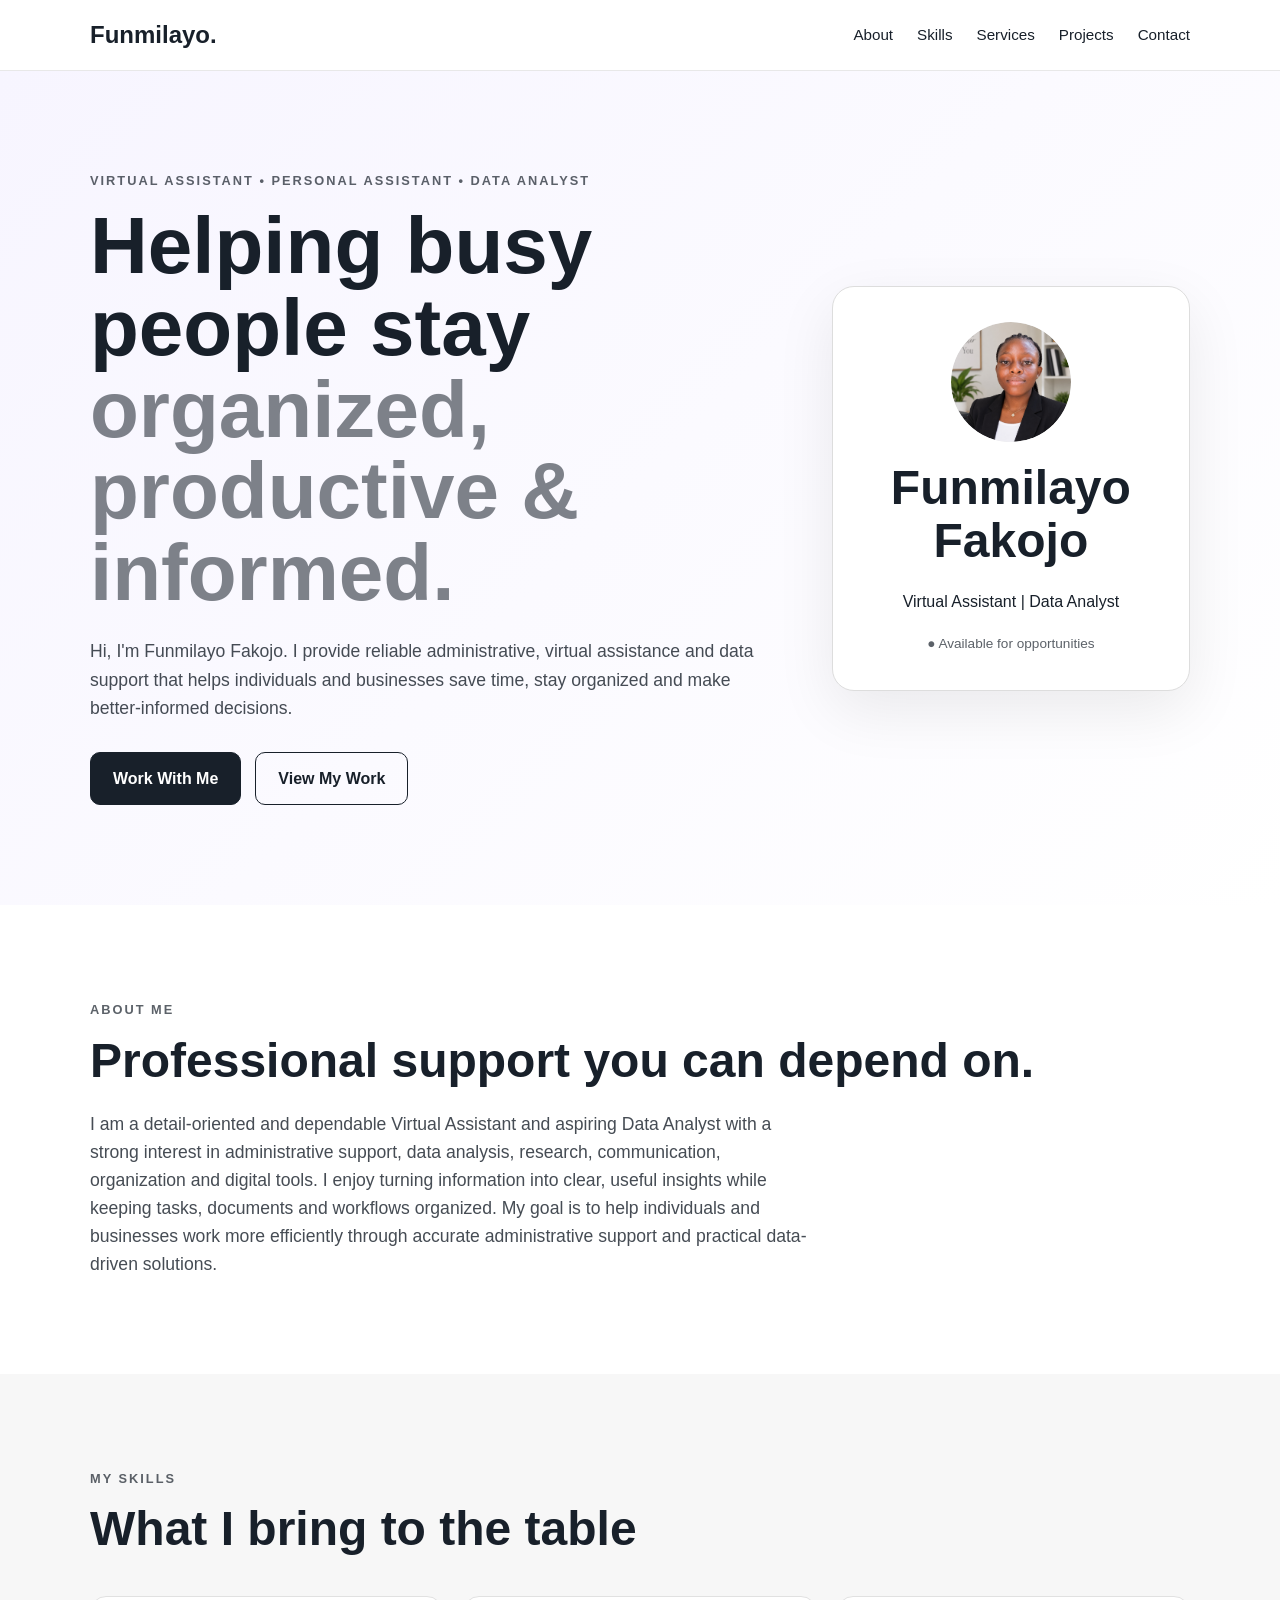
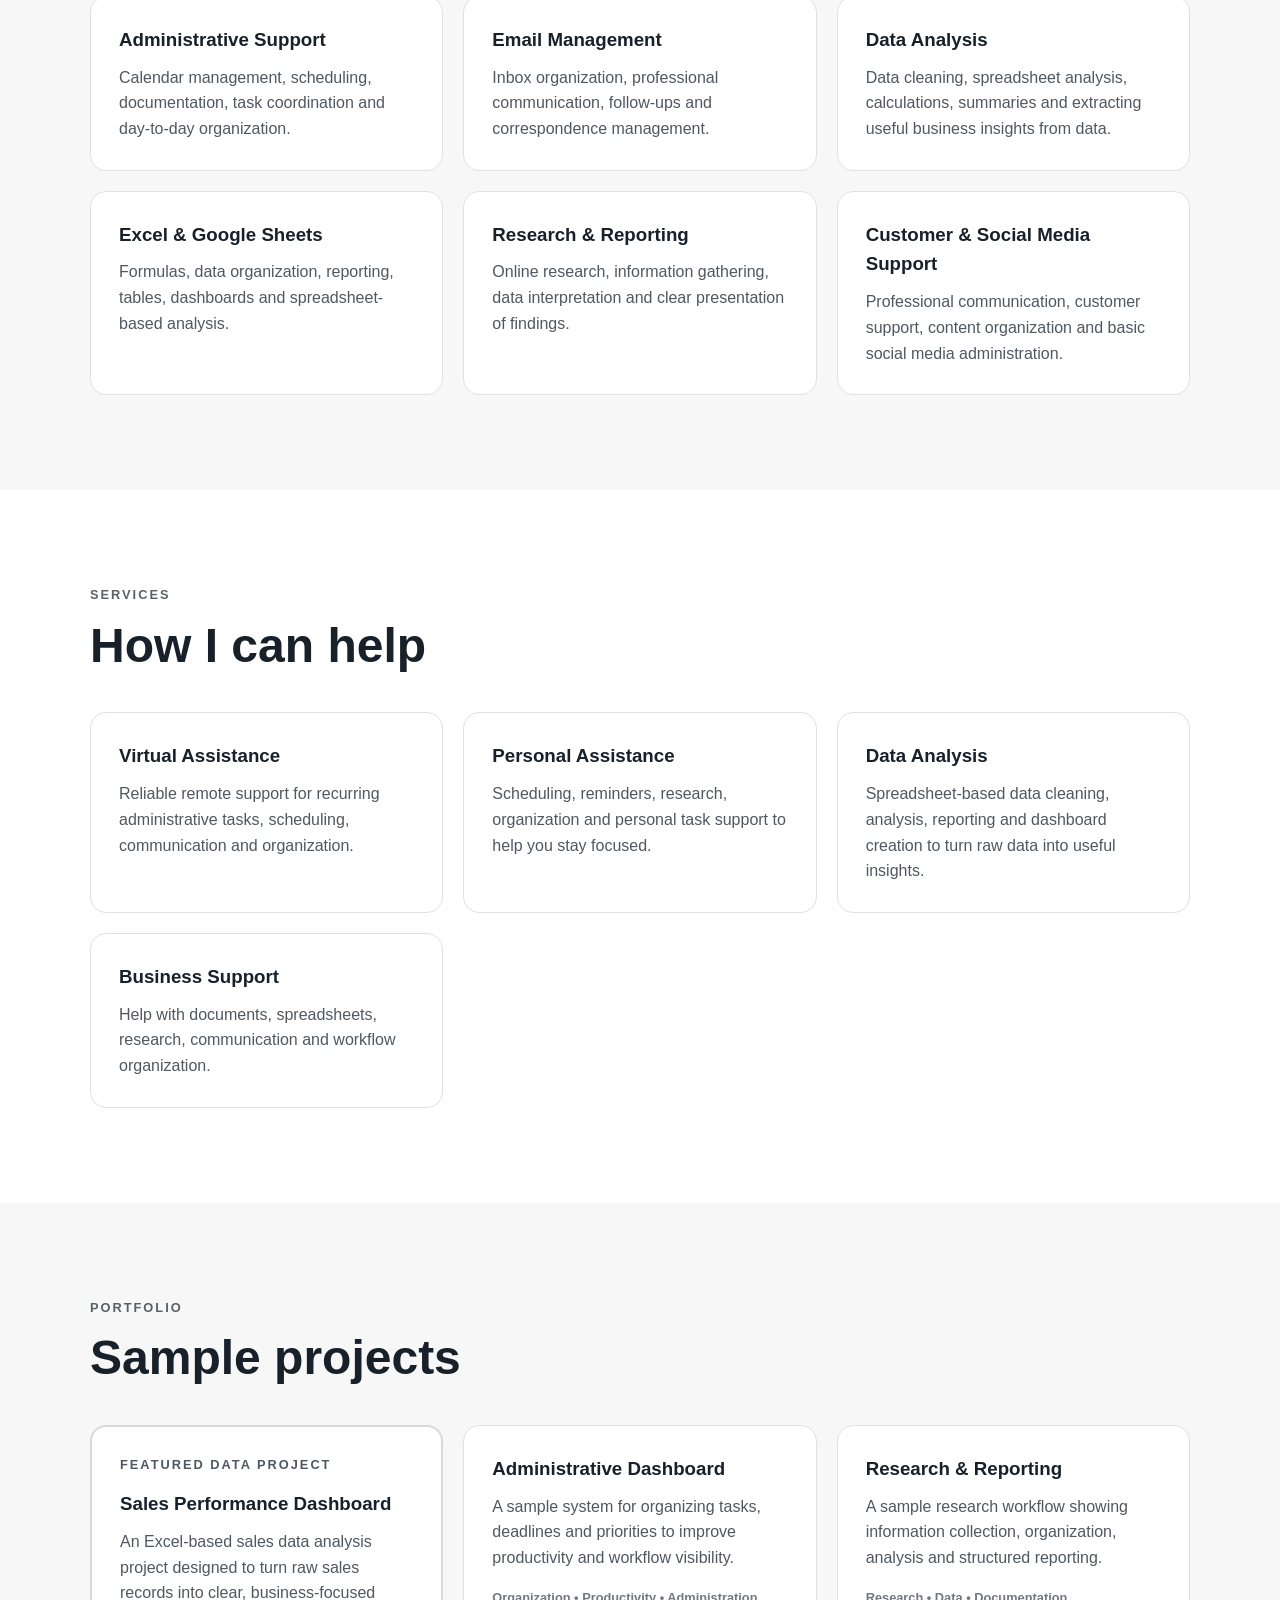
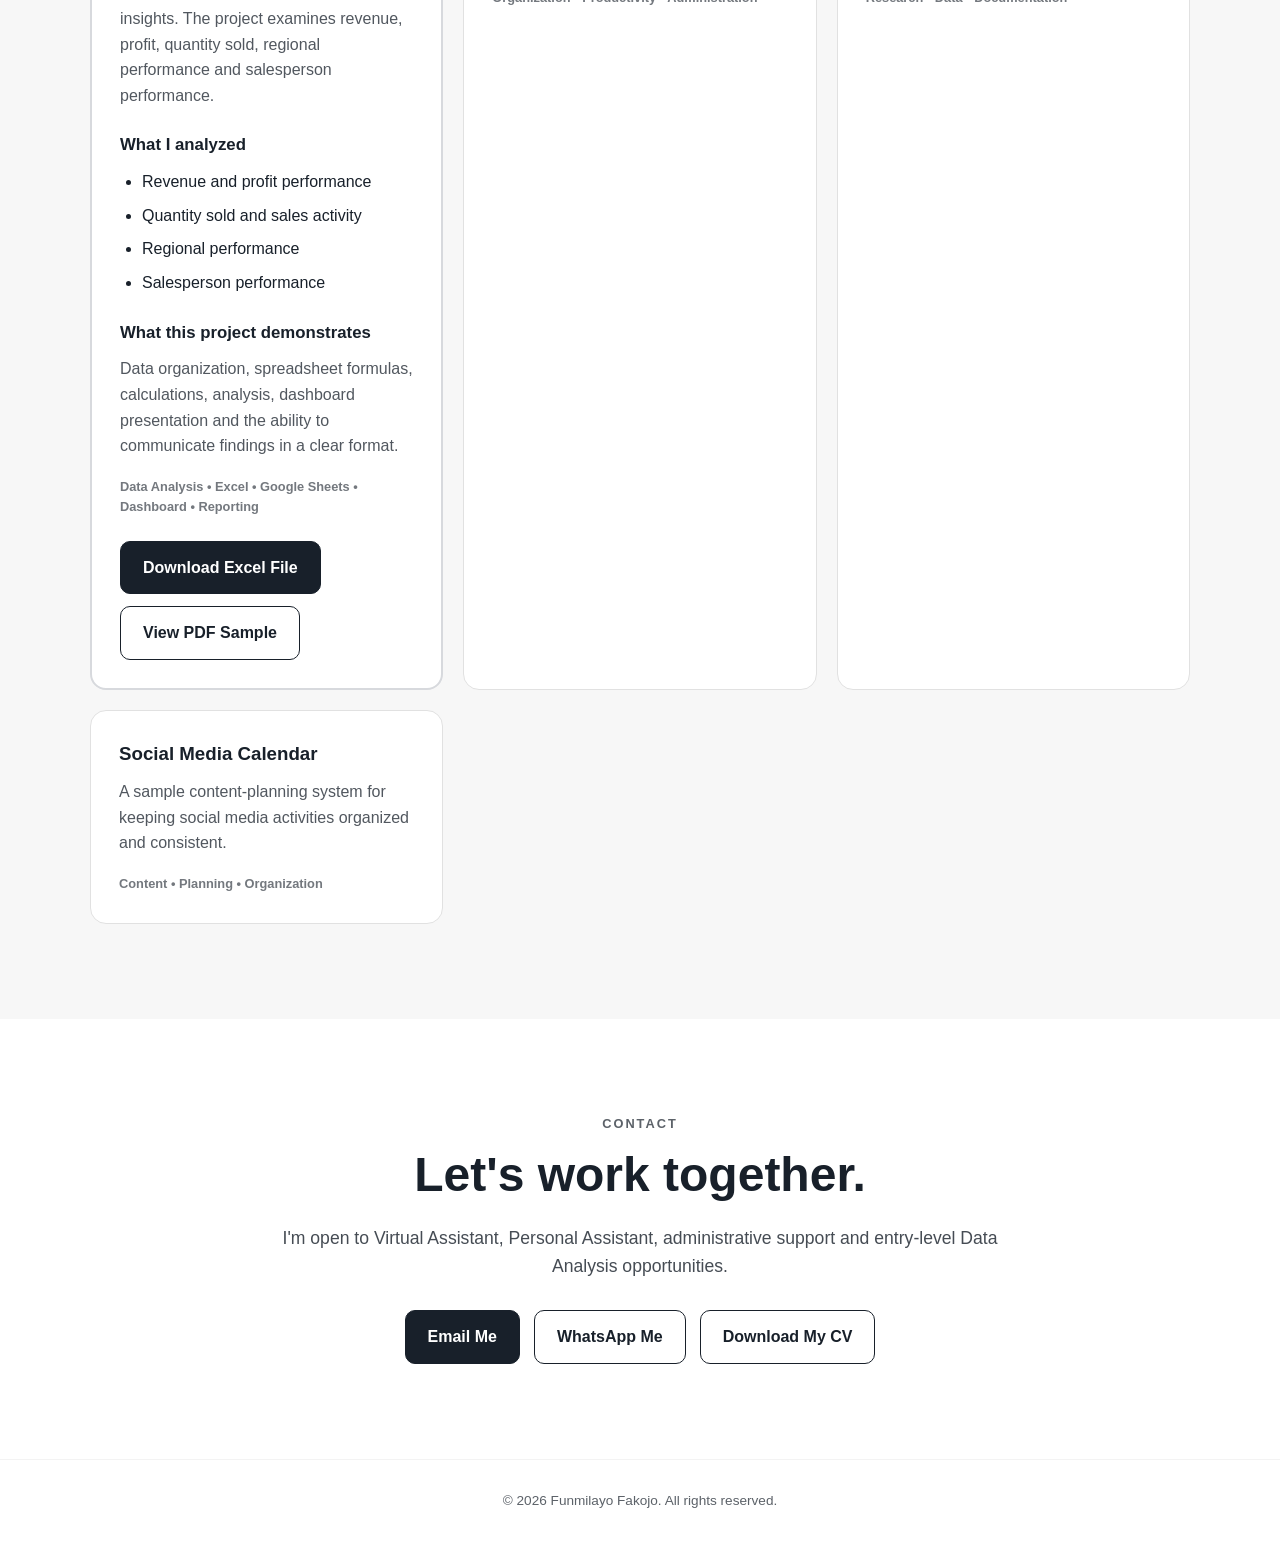
<file: index_step2_featured_data_project.html>
<!DOCTYPE html>
<html lang="en">
<head>
  <meta charset="UTF-8">
  <meta name="viewport" content="width=device-width, initial-scale=1.0">
  <title>Funmilayo Fakojo | Virtual Assistant & Data Analyst</title>
  <meta name="description" content="Funmilayo Fakojo - Virtual Assistant, Personal Assistant and Data Analyst portfolio.">
  <link rel="stylesheet" href="style.css">

<style>
  .menu-toggle {
    display: none;
    border: 1px solid #d7d9dd;
    background: #fff;
    color: #18212b;
    border-radius: 10px;
    padding: 10px 12px;
    font-size: 24px;
    line-height: 1;
    cursor: pointer;
  }

  @media (max-width: 768px) {
    .nav {
      position: relative;
    }

    .menu-toggle {
      display: block;
      margin-left: auto;
    }

    .nav-links {
      display: none;
      position: absolute;
      top: calc(100% + 8px);
      right: 0;
      left: 0;
      z-index: 1000;
      flex-direction: column;
      gap: 0;
      padding: 10px;
      background: #fff;
      border: 1px solid #ddd;
      border-radius: 14px;
      box-shadow: 0 10px 25px rgba(0,0,0,.08);
    }

    .nav-links.open {
      display: flex;
    }

    .nav-links a {
      display: block;
      padding: 14px 16px;
      border-radius: 10px;
    }

    .nav-links a:hover {
      background: #f5f5f5;
    }
  }
</style>


<style>
  .featured-project {
    border: 2px solid #d7d9dd;
  }

  .featured-project h4 {
    margin: 24px 0 10px;
    font-size: 1.05rem;
  }

  .project-list {
    margin: 0;
    padding-left: 22px;
  }

  .project-list li {
    margin-bottom: 8px;
  }

  .project-links {
    display: flex;
    flex-wrap: wrap;
    gap: 12px;
    margin-top: 22px;
  }

  .project-links .btn {
    margin: 0;
  }

  @media (max-width: 600px) {
    .project-links {
      flex-direction: column;
    }

    .project-links .btn {
      width: 100%;
      box-sizing: border-box;
      text-align: center;
    }
  }
</style>

</head>
<body>
  <header>
    <nav class="nav container">
      <a class="logo" href="#home">Funmilayo.</a>
      <button class="menu-toggle" type="button" aria-label="Open navigation menu" aria-expanded="false" aria-controls="site-menu">☰</button>
      <div class="nav-links" id="site-menu">
        <a href="#about">About</a>
        <a href="#skills">Skills</a>
        <a href="#services">Services</a>
        <a href="#projects">Projects</a>
        <a href="#contact">Contact</a>
      </div>
    </nav>
  </header>

  <main>
    <section id="home" class="hero">
      <div class="container hero-content">
        <div>
          <p class="eyebrow">VIRTUAL ASSISTANT • PERSONAL ASSISTANT • DATA ANALYST</p>
          <h1>Helping busy people stay <span>organized, productive & informed.</span></h1>
          <p class="intro">
            Hi, I'm Funmilayo Fakojo. I provide reliable administrative, virtual assistance
            and data support that helps individuals and businesses save time, stay organized
            and make better-informed decisions.
          </p>
          <div class="buttons">
            <a class="btn primary" href="#contact">Work With Me</a>
            <a class="btn secondary" href="#projects">View My Work</a>
          </div>
        </div>

        <div class="hero-card">
          <div class="avatar">
            <img src="profile.jpg" alt="Funmilayo Fakojo professional portrait">
          </div>
          <h2>Funmilayo Fakojo</h2>
          <p>Virtual Assistant | Data Analyst</p>
          <div class="availability">● Available for opportunities</div>
        </div>
      </div>
    </section>

    <section id="about" class="section">
      <div class="container">
        <p class="eyebrow">ABOUT ME</p>
        <h2>Professional support you can depend on.</h2>
        <p class="section-text">
          I am a detail-oriented and dependable Virtual Assistant and aspiring Data Analyst
          with a strong interest in administrative support, data analysis, research,
          communication, organization and digital tools. I enjoy turning information into
          clear, useful insights while keeping tasks, documents and workflows organized.
          My goal is to help individuals and businesses work more efficiently through
          accurate administrative support and practical data-driven solutions.
        </p>
      </div>
    </section>

    <section id="skills" class="section alt">
      <div class="container">
        <p class="eyebrow">MY SKILLS</p>
        <h2>What I bring to the table</h2>
        <div class="grid">
          <div class="card">
            <h3>Administrative Support</h3>
            <p>Calendar management, scheduling, documentation, task coordination and day-to-day organization.</p>
          </div>
          <div class="card">
            <h3>Email Management</h3>
            <p>Inbox organization, professional communication, follow-ups and correspondence management.</p>
          </div>
          <div class="card">
            <h3>Data Analysis</h3>
            <p>Data cleaning, spreadsheet analysis, calculations, summaries and extracting useful business insights from data.</p>
          </div>
          <div class="card">
            <h3>Excel & Google Sheets</h3>
            <p>Formulas, data organization, reporting, tables, dashboards and spreadsheet-based analysis.</p>
          </div>
          <div class="card">
            <h3>Research & Reporting</h3>
            <p>Online research, information gathering, data interpretation and clear presentation of findings.</p>
          </div>
          <div class="card">
            <h3>Customer & Social Media Support</h3>
            <p>Professional communication, customer support, content organization and basic social media administration.</p>
          </div>
        </div>
      </div>
    </section>

    <section id="services" class="section">
      <div class="container">
        <p class="eyebrow">SERVICES</p>
        <h2>How I can help</h2>
        <div class="grid">
          <div class="card">
            <h3>Virtual Assistance</h3>
            <p>Reliable remote support for recurring administrative tasks, scheduling, communication and organization.</p>
          </div>
          <div class="card">
            <h3>Personal Assistance</h3>
            <p>Scheduling, reminders, research, organization and personal task support to help you stay focused.</p>
          </div>
          <div class="card">
            <h3>Data Analysis</h3>
            <p>Spreadsheet-based data cleaning, analysis, reporting and dashboard creation to turn raw data into useful insights.</p>
          </div>
          <div class="card">
            <h3>Business Support</h3>
            <p>Help with documents, spreadsheets, research, communication and workflow organization.</p>
          </div>
        </div>
      </div>
    </section>

    <section id="projects" class="section alt">
      <div class="container">
        <p class="eyebrow">PORTFOLIO</p>
        <h2>Sample projects</h2>
        <div class="grid">

          <div class="card project featured-project">
            <p class="eyebrow">FEATURED DATA PROJECT</p>
            <h3>Sales Performance Dashboard</h3>
            <p>
              An Excel-based sales data analysis project designed to turn raw sales records
              into clear, business-focused insights. The project examines revenue, profit,
              quantity sold, regional performance and salesperson performance.
            </p>

            <h4>What I analyzed</h4>
            <ul class="project-list">
              <li>Revenue and profit performance</li>
              <li>Quantity sold and sales activity</li>
              <li>Regional performance</li>
              <li>Salesperson performance</li>
            </ul>

            <h4>What this project demonstrates</h4>
            <p>
              Data organization, spreadsheet formulas, calculations, analysis, dashboard
              presentation and the ability to communicate findings in a clear format.
            </p>

            <span>Data Analysis • Excel • Google Sheets • Dashboard • Reporting</span>

            <div class="project-links">
              <a class="btn primary" href="Spreadsheet_Data_Analysis_Project(1).xlsx" download>Download Excel File</a>
              <a class="btn secondary" href="Spreadsheet_Data_Analysis_Project.pdf" target="_blank" rel="noopener">View PDF Sample</a>
            </div>
          </div>

          <div class="card project">
            <h3>Administrative Dashboard</h3>
            <p>A sample system for organizing tasks, deadlines and priorities to improve productivity and workflow visibility.</p>
            <span>Organization • Productivity • Administration</span>
          </div>

          <div class="card project">
            <h3>Research & Reporting</h3>
            <p>A sample research workflow showing information collection, organization, analysis and structured reporting.</p>
            <span>Research • Data • Documentation</span>
          </div>

          <div class="card project">
            <h3>Social Media Calendar</h3>
            <p>A sample content-planning system for keeping social media activities organized and consistent.</p>
            <span>Content • Planning • Organization</span>
          </div>

        </div>
      </div>
    </section>

    <section id="contact" class="section contact">
      <div class="container">
        <p class="eyebrow">CONTACT</p>
        <h2>Let's work together.</h2>
        <p class="section-text">
          I'm open to Virtual Assistant, Personal Assistant, administrative support and
          entry-level Data Analysis opportunities.
        </p>

        <div class="contact-links">
          <a class="btn primary" href="mailto:fakojofunmilayo@gmail.com">Email Me</a>

          <a class="btn secondary" href="https://wa.me/2347043634557" target="_blank" rel="noopener">
            WhatsApp Me
          </a>

          <a class="btn secondary" href="Funmi%27s%20Resume.pdf" download>
            Download My CV
          </a>
        </div>
      </div>
    </section>
  </main>

  <footer>
    <p>© 2026 Funmilayo Fakojo. All rights reserved.</p>
  </footer>

<script>
  const menuToggle = document.querySelector('.menu-toggle');
  const siteMenu = document.querySelector('#site-menu');

  menuToggle.addEventListener('click', () => {
    const isOpen = siteMenu.classList.toggle('open');
    menuToggle.setAttribute('aria-expanded', isOpen);
    menuToggle.setAttribute('aria-label', isOpen ? 'Close navigation menu' : 'Open navigation menu');
    menuToggle.textContent = isOpen ? '×' : '☰';
  });

  siteMenu.querySelectorAll('a').forEach(link => {
    link.addEventListener('click', () => {
      siteMenu.classList.remove('open');
      menuToggle.setAttribute('aria-expanded', 'false');
      menuToggle.setAttribute('aria-label', 'Open navigation menu');
      menuToggle.textContent = '☰';
    });
  });
</script>

</body>
</html>
</file>
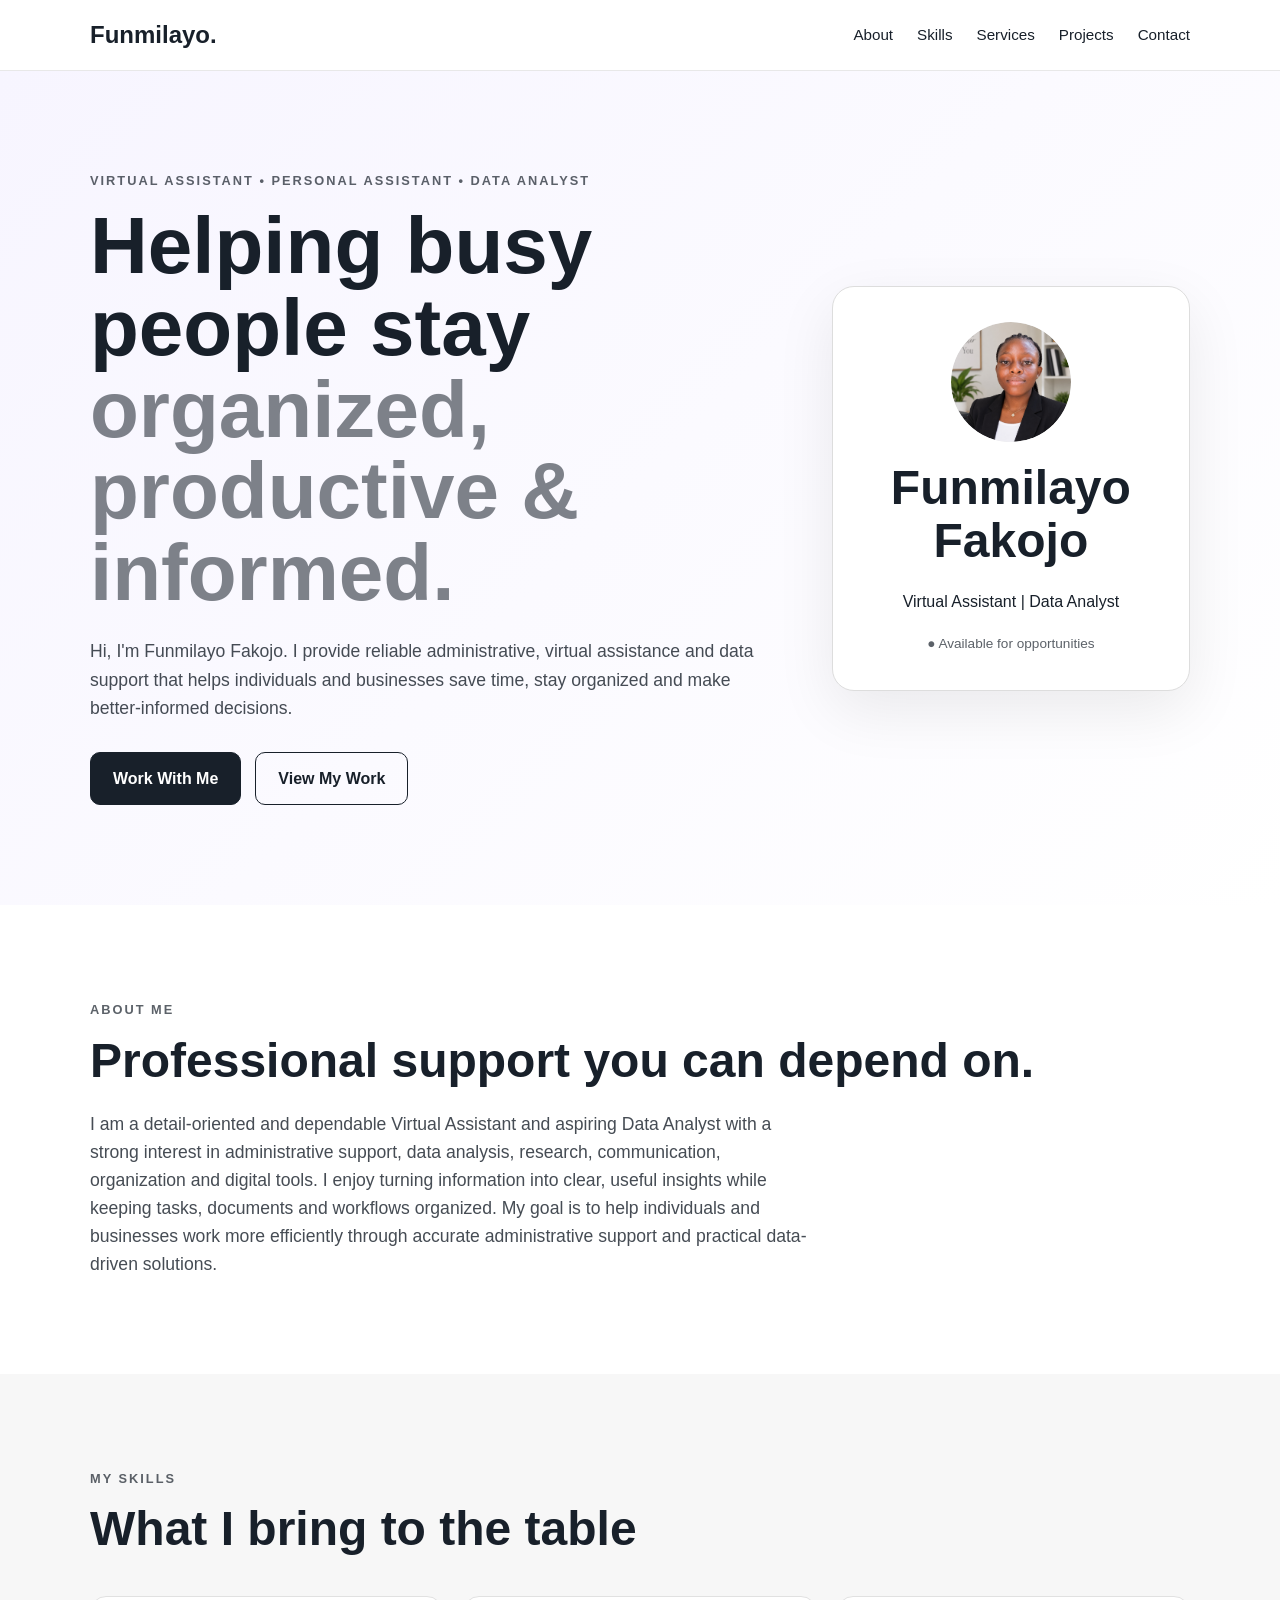
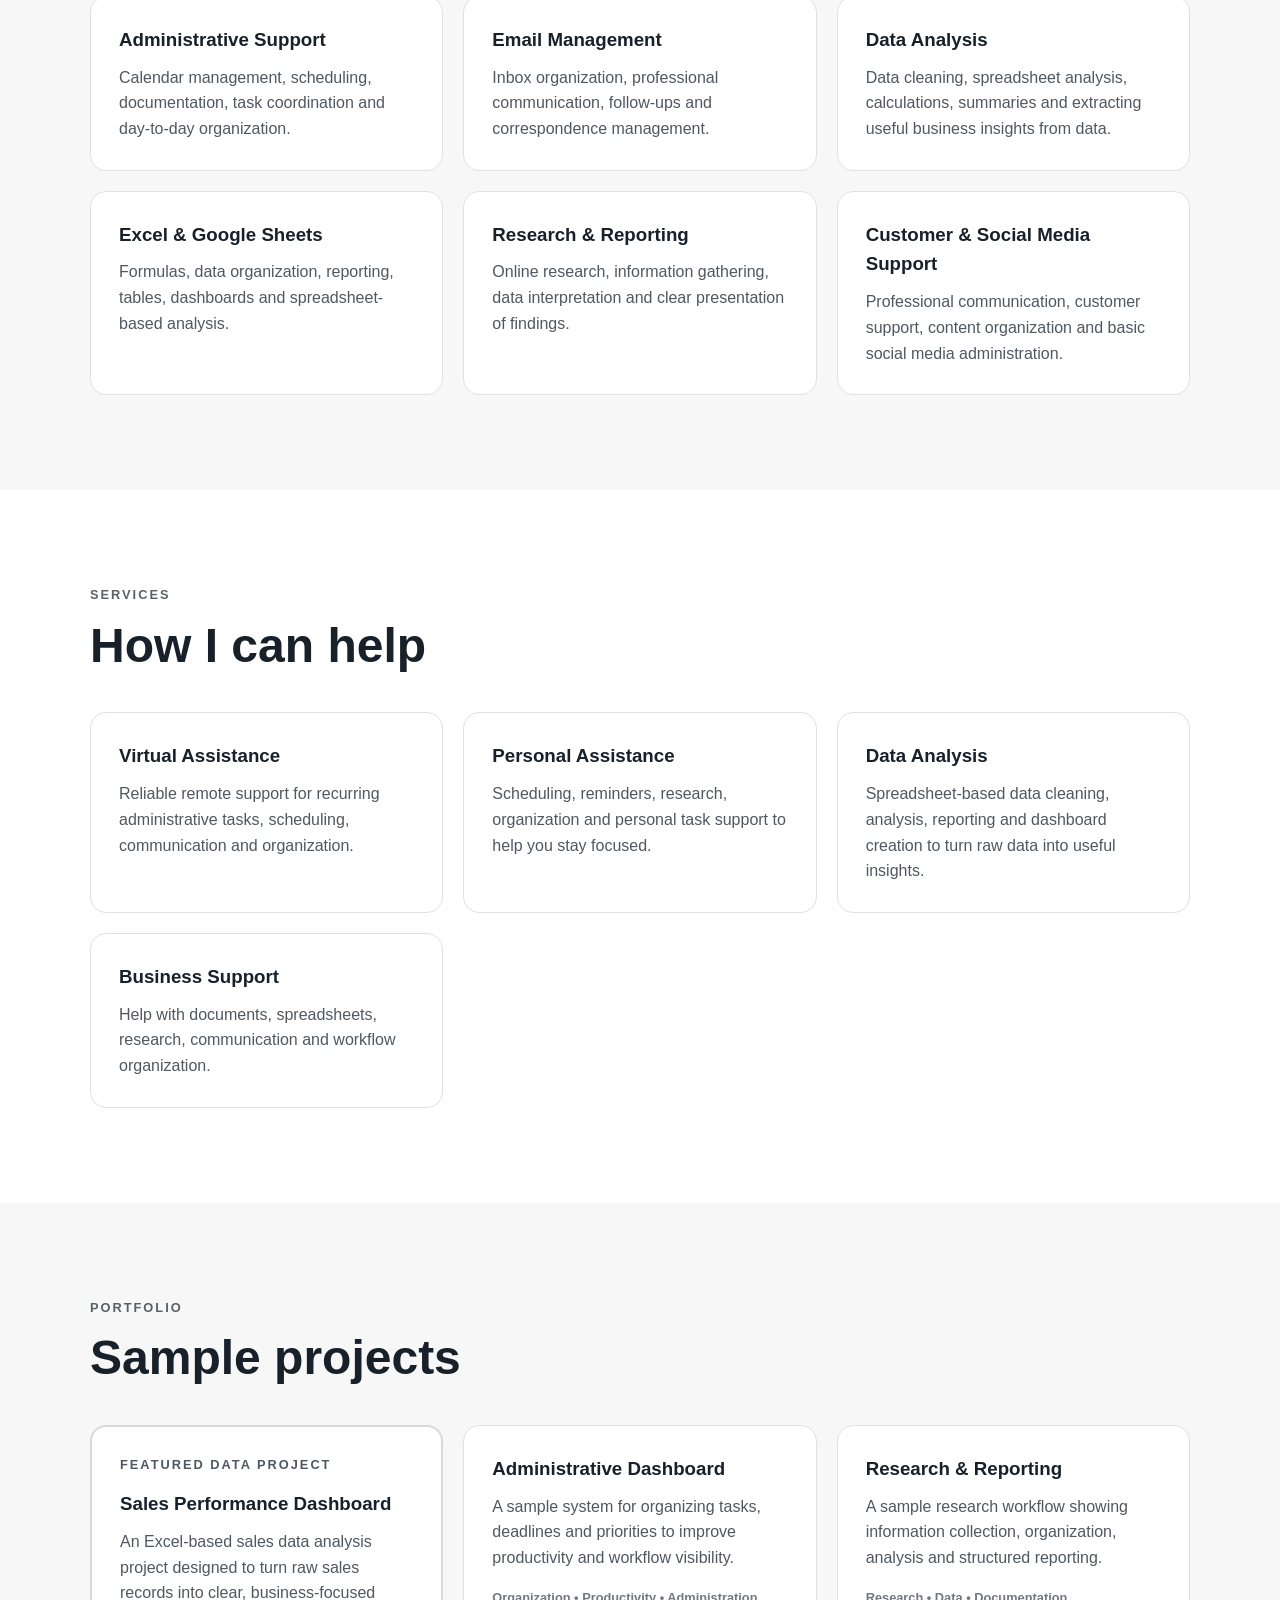
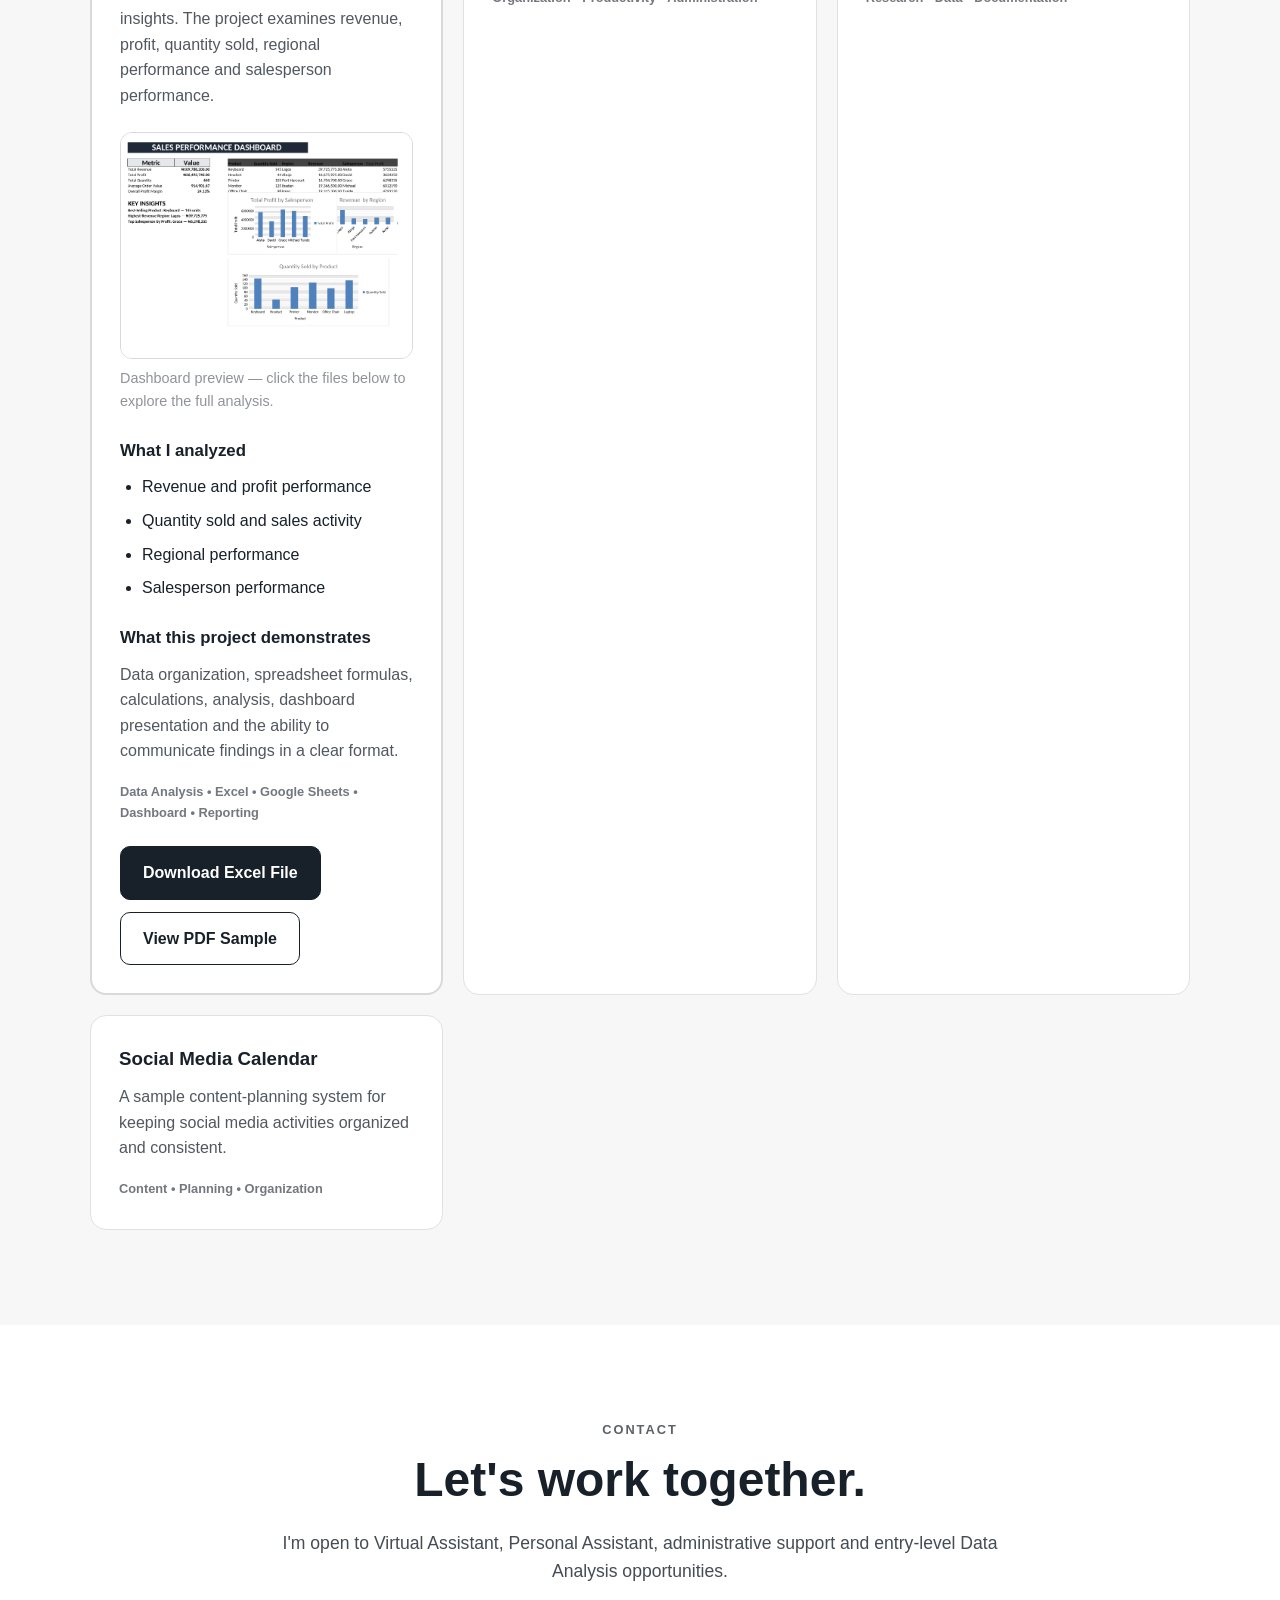
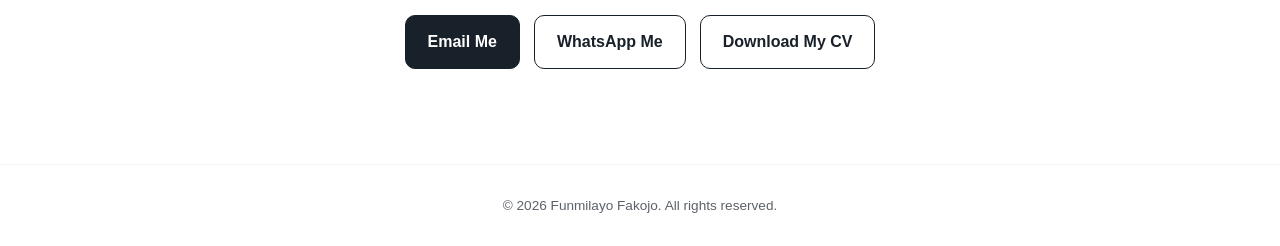
<file: index_step3_dashboard_preview.html>
<!DOCTYPE html>
<html lang="en">
<head>
  <meta charset="UTF-8">
  <meta name="viewport" content="width=device-width, initial-scale=1.0">
  <title>Funmilayo Fakojo | Virtual Assistant & Data Analyst</title>
  <meta name="description" content="Funmilayo Fakojo - Virtual Assistant, Personal Assistant and Data Analyst portfolio.">
  <link rel="stylesheet" href="style.css">

<style>
  .menu-toggle {
    display: none;
    border: 1px solid #d7d9dd;
    background: #fff;
    color: #18212b;
    border-radius: 10px;
    padding: 10px 12px;
    font-size: 24px;
    line-height: 1;
    cursor: pointer;
  }

  @media (max-width: 768px) {
    .nav {
      position: relative;
    }

    .menu-toggle {
      display: block;
      margin-left: auto;
    }

    .nav-links {
      display: none;
      position: absolute;
      top: calc(100% + 8px);
      right: 0;
      left: 0;
      z-index: 1000;
      flex-direction: column;
      gap: 0;
      padding: 10px;
      background: #fff;
      border: 1px solid #ddd;
      border-radius: 14px;
      box-shadow: 0 10px 25px rgba(0,0,0,.08);
    }

    .nav-links.open {
      display: flex;
    }

    .nav-links a {
      display: block;
      padding: 14px 16px;
      border-radius: 10px;
    }

    .nav-links a:hover {
      background: #f5f5f5;
    }
  }
</style>


<style>
  .featured-project {
    border: 2px solid #d7d9dd;
  }

  .featured-project h4 {
    margin: 24px 0 10px;
    font-size: 1.05rem;
  }

  .project-list {
    margin: 0;
    padding-left: 22px;
  }

  .project-list li {
    margin-bottom: 8px;
  }

  .project-links {
    display: flex;
    flex-wrap: wrap;
    gap: 12px;
    margin-top: 22px;
  }

  .project-links .btn {
    margin: 0;
  }

  @media (max-width: 600px) {
    .project-links {
      flex-direction: column;
    }

    .project-links .btn {
      width: 100%;
      box-sizing: border-box;
      text-align: center;
    }
  }
</style>


<style>
  .dashboard-preview {
    margin: 24px 0;
  }

  .dashboard-preview img {
    display: block;
    width: 100%;
    height: auto;
    border: 1px solid #d7d9dd;
    border-radius: 12px;
  }

  .dashboard-preview p {
    margin: 8px 0 0;
    font-size: 0.9rem;
    color: #6b7078;
  }
</style>

</head>
<body>
  <header>
    <nav class="nav container">
      <a class="logo" href="#home">Funmilayo.</a>
      <button class="menu-toggle" type="button" aria-label="Open navigation menu" aria-expanded="false" aria-controls="site-menu">☰</button>
      <div class="nav-links" id="site-menu">
        <a href="#about">About</a>
        <a href="#skills">Skills</a>
        <a href="#services">Services</a>
        <a href="#projects">Projects</a>
        <a href="#contact">Contact</a>
      </div>
    </nav>
  </header>

  <main>
    <section id="home" class="hero">
      <div class="container hero-content">
        <div>
          <p class="eyebrow">VIRTUAL ASSISTANT • PERSONAL ASSISTANT • DATA ANALYST</p>
          <h1>Helping busy people stay <span>organized, productive & informed.</span></h1>
          <p class="intro">
            Hi, I'm Funmilayo Fakojo. I provide reliable administrative, virtual assistance
            and data support that helps individuals and businesses save time, stay organized
            and make better-informed decisions.
          </p>
          <div class="buttons">
            <a class="btn primary" href="#contact">Work With Me</a>
            <a class="btn secondary" href="#projects">View My Work</a>
          </div>
        </div>

        <div class="hero-card">
          <div class="avatar">
            <img src="profile.jpg" alt="Funmilayo Fakojo professional portrait">
          </div>
          <h2>Funmilayo Fakojo</h2>
          <p>Virtual Assistant | Data Analyst</p>
          <div class="availability">● Available for opportunities</div>
        </div>
      </div>
    </section>

    <section id="about" class="section">
      <div class="container">
        <p class="eyebrow">ABOUT ME</p>
        <h2>Professional support you can depend on.</h2>
        <p class="section-text">
          I am a detail-oriented and dependable Virtual Assistant and aspiring Data Analyst
          with a strong interest in administrative support, data analysis, research,
          communication, organization and digital tools. I enjoy turning information into
          clear, useful insights while keeping tasks, documents and workflows organized.
          My goal is to help individuals and businesses work more efficiently through
          accurate administrative support and practical data-driven solutions.
        </p>
      </div>
    </section>

    <section id="skills" class="section alt">
      <div class="container">
        <p class="eyebrow">MY SKILLS</p>
        <h2>What I bring to the table</h2>
        <div class="grid">
          <div class="card">
            <h3>Administrative Support</h3>
            <p>Calendar management, scheduling, documentation, task coordination and day-to-day organization.</p>
          </div>
          <div class="card">
            <h3>Email Management</h3>
            <p>Inbox organization, professional communication, follow-ups and correspondence management.</p>
          </div>
          <div class="card">
            <h3>Data Analysis</h3>
            <p>Data cleaning, spreadsheet analysis, calculations, summaries and extracting useful business insights from data.</p>
          </div>
          <div class="card">
            <h3>Excel & Google Sheets</h3>
            <p>Formulas, data organization, reporting, tables, dashboards and spreadsheet-based analysis.</p>
          </div>
          <div class="card">
            <h3>Research & Reporting</h3>
            <p>Online research, information gathering, data interpretation and clear presentation of findings.</p>
          </div>
          <div class="card">
            <h3>Customer & Social Media Support</h3>
            <p>Professional communication, customer support, content organization and basic social media administration.</p>
          </div>
        </div>
      </div>
    </section>

    <section id="services" class="section">
      <div class="container">
        <p class="eyebrow">SERVICES</p>
        <h2>How I can help</h2>
        <div class="grid">
          <div class="card">
            <h3>Virtual Assistance</h3>
            <p>Reliable remote support for recurring administrative tasks, scheduling, communication and organization.</p>
          </div>
          <div class="card">
            <h3>Personal Assistance</h3>
            <p>Scheduling, reminders, research, organization and personal task support to help you stay focused.</p>
          </div>
          <div class="card">
            <h3>Data Analysis</h3>
            <p>Spreadsheet-based data cleaning, analysis, reporting and dashboard creation to turn raw data into useful insights.</p>
          </div>
          <div class="card">
            <h3>Business Support</h3>
            <p>Help with documents, spreadsheets, research, communication and workflow organization.</p>
          </div>
        </div>
      </div>
    </section>

    <section id="projects" class="section alt">
      <div class="container">
        <p class="eyebrow">PORTFOLIO</p>
        <h2>Sample projects</h2>
        <div class="grid">

          <div class="card project featured-project">
            <p class="eyebrow">FEATURED DATA PROJECT</p>
            <h3>Sales Performance Dashboard</h3>
            <p>
              An Excel-based sales data analysis project designed to turn raw sales records
              into clear, business-focused insights. The project examines revenue, profit,
              quantity sold, regional performance and salesperson performance.
            </p>

            <div class="dashboard-preview">
              <img src="dashboard_preview.png" alt="Sales Performance Dashboard preview showing sales KPIs and charts">
              <p>Dashboard preview — click the files below to explore the full analysis.</p>
            </div>

            <h4>What I analyzed</h4>
            <ul class="project-list">
              <li>Revenue and profit performance</li>
              <li>Quantity sold and sales activity</li>
              <li>Regional performance</li>
              <li>Salesperson performance</li>
            </ul>

            <h4>What this project demonstrates</h4>
            <p>
              Data organization, spreadsheet formulas, calculations, analysis, dashboard
              presentation and the ability to communicate findings in a clear format.
            </p>

            <span>Data Analysis • Excel • Google Sheets • Dashboard • Reporting</span>

            <div class="project-links">
              <a class="btn primary" href="Spreadsheet_Data_Analysis_Project_Updated.xlsx" download>Download Excel File</a>
              <a class="btn secondary" href="Spreadsheet_Data_Analysis_Project.pdf" target="_blank" rel="noopener">View PDF Sample</a>
            </div>
          </div>

          <div class="card project">
            <h3>Administrative Dashboard</h3>
            <p>A sample system for organizing tasks, deadlines and priorities to improve productivity and workflow visibility.</p>
            <span>Organization • Productivity • Administration</span>
          </div>

          <div class="card project">
            <h3>Research & Reporting</h3>
            <p>A sample research workflow showing information collection, organization, analysis and structured reporting.</p>
            <span>Research • Data • Documentation</span>
          </div>

          <div class="card project">
            <h3>Social Media Calendar</h3>
            <p>A sample content-planning system for keeping social media activities organized and consistent.</p>
            <span>Content • Planning • Organization</span>
          </div>

        </div>
      </div>
    </section>

    <section id="contact" class="section contact">
      <div class="container">
        <p class="eyebrow">CONTACT</p>
        <h2>Let's work together.</h2>
        <p class="section-text">
          I'm open to Virtual Assistant, Personal Assistant, administrative support and
          entry-level Data Analysis opportunities.
        </p>

        <div class="contact-links">
          <a class="btn primary" href="mailto:fakojofunmilayo@gmail.com">Email Me</a>

          <a class="btn secondary" href="https://wa.me/2347043634557" target="_blank" rel="noopener">
            WhatsApp Me
          </a>

          <a class="btn secondary" href="Funmi%27s%20Resume.pdf" download>
            Download My CV
          </a>
        </div>
      </div>
    </section>
  </main>

  <footer>
    <p>© 2026 Funmilayo Fakojo. All rights reserved.</p>
  </footer>

<script>
  const menuToggle = document.querySelector('.menu-toggle');
  const siteMenu = document.querySelector('#site-menu');

  menuToggle.addEventListener('click', () => {
    const isOpen = siteMenu.classList.toggle('open');
    menuToggle.setAttribute('aria-expanded', isOpen);
    menuToggle.setAttribute('aria-label', isOpen ? 'Close navigation menu' : 'Open navigation menu');
    menuToggle.textContent = isOpen ? '×' : '☰';
  });

  siteMenu.querySelectorAll('a').forEach(link => {
    link.addEventListener('click', () => {
      siteMenu.classList.remove('open');
      menuToggle.setAttribute('aria-expanded', 'false');
      menuToggle.setAttribute('aria-label', 'Open navigation menu');
      menuToggle.textContent = '☰';
    });
  });
</script>

</body>
</html>
</file>
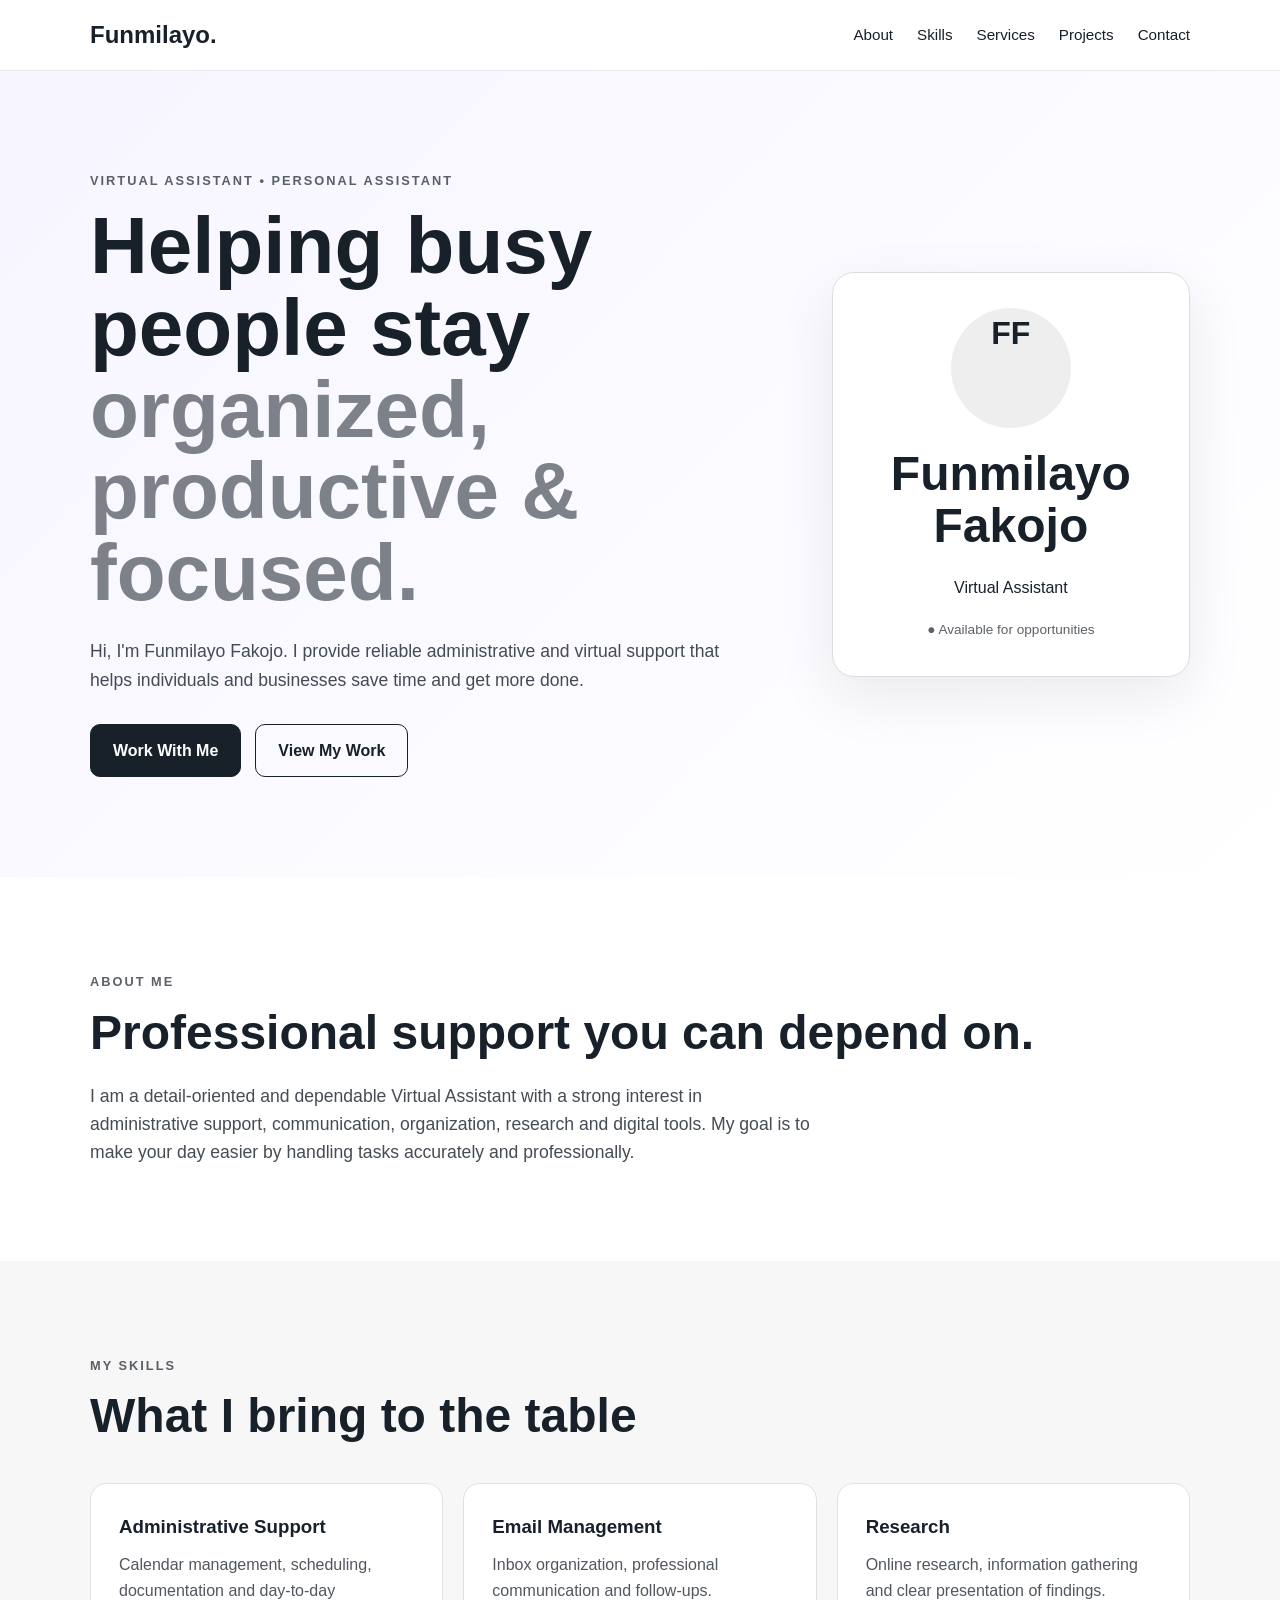
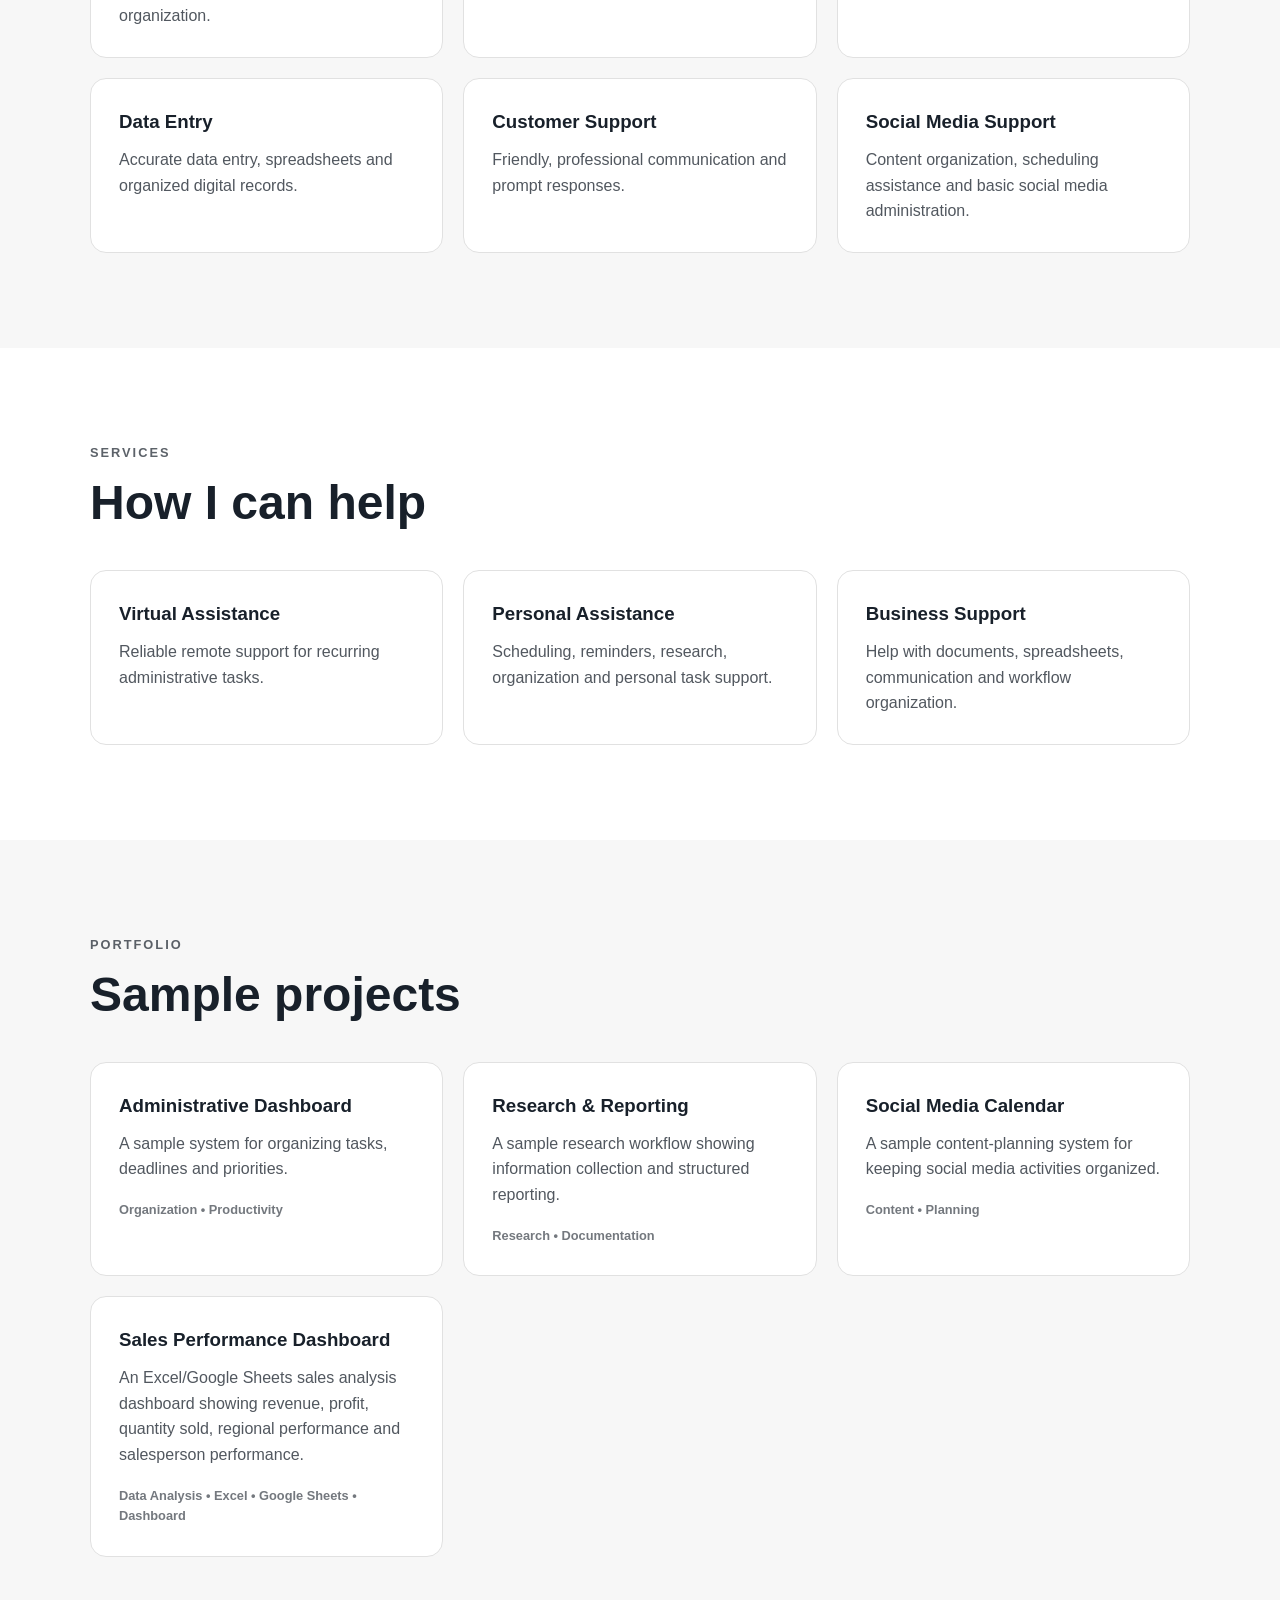
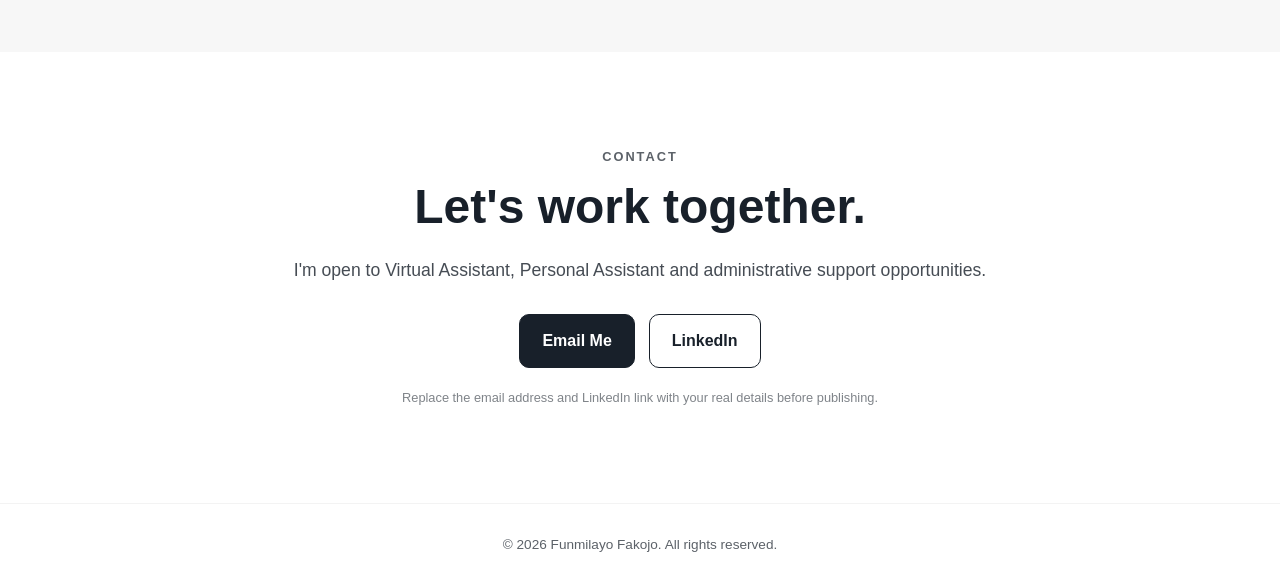
<file: index_updated.html>
<!DOCTYPE html>
<html lang="en">
<head>
  <meta charset="UTF-8">
  <meta name="viewport" content="width=device-width, initial-scale=1.0">
  <title>Funmilayo Fakojo | Virtual Assistant</title>
  <meta name="description" content="Funmilayo Fakojo - Virtual Assistant and Personal Assistant portfolio.">
  <link rel="stylesheet" href="style.css">
</head>
<body>
  <header>
    <nav class="nav container">
      <a class="logo" href="#home">Funmilayo.</a>
      <div class="nav-links">
        <a href="#about">About</a>
        <a href="#skills">Skills</a>
        <a href="#services">Services</a>
        <a href="#projects">Projects</a>
        <a href="#contact">Contact</a>
      </div>
    </nav>
  </header>

  <main>
    <section id="home" class="hero">
      <div class="container hero-content">
        <div>
          <p class="eyebrow">VIRTUAL ASSISTANT • PERSONAL ASSISTANT</p>
          <h1>Helping busy people stay <span>organized, productive & focused.</span></h1>
          <p class="intro">
            Hi, I'm Funmilayo Fakojo. I provide reliable administrative and virtual support
            that helps individuals and businesses save time and get more done.
          </p>
          <div class="buttons">
            <a class="btn primary" href="#contact">Work With Me</a>
            <a class="btn secondary" href="#projects">View My Work</a>
          </div>
        </div>
        <div class="hero-card">
          <div class="avatar">FF</div>
          <h2>Funmilayo Fakojo</h2>
          <p>Virtual Assistant</p>
          <div class="availability">● Available for opportunities</div>
        </div>
      </div>
    </section>

    <section id="about" class="section">
      <div class="container">
        <p class="eyebrow">ABOUT ME</p>
        <h2>Professional support you can depend on.</h2>
        <p class="section-text">
          I am a detail-oriented and dependable Virtual Assistant with a strong interest in
          administrative support, communication, organization, research and digital tools.
          My goal is to make your day easier by handling tasks accurately and professionally.
        </p>
      </div>
    </section>

    <section id="skills" class="section alt">
      <div class="container">
        <p class="eyebrow">MY SKILLS</p>
        <h2>What I bring to the table</h2>
        <div class="grid">
          <div class="card"><h3>Administrative Support</h3><p>Calendar management, scheduling, documentation and day-to-day organization.</p></div>
          <div class="card"><h3>Email Management</h3><p>Inbox organization, professional communication and follow-ups.</p></div>
          <div class="card"><h3>Research</h3><p>Online research, information gathering and clear presentation of findings.</p></div>
          <div class="card"><h3>Data Entry</h3><p>Accurate data entry, spreadsheets and organized digital records.</p></div>
          <div class="card"><h3>Customer Support</h3><p>Friendly, professional communication and prompt responses.</p></div>
          <div class="card"><h3>Social Media Support</h3><p>Content organization, scheduling assistance and basic social media administration.</p></div>
        </div>
      </div>
    </section>

    <section id="services" class="section">
      <div class="container">
        <p class="eyebrow">SERVICES</p>
        <h2>How I can help</h2>
        <div class="grid">
          <div class="card"><h3>Virtual Assistance</h3><p>Reliable remote support for recurring administrative tasks.</p></div>
          <div class="card"><h3>Personal Assistance</h3><p>Scheduling, reminders, research, organization and personal task support.</p></div>
          <div class="card"><h3>Business Support</h3><p>Help with documents, spreadsheets, communication and workflow organization.</p></div>
        </div>
      </div>
    </section>

    <section id="projects" class="section alt">
      <div class="container">
        <p class="eyebrow">PORTFOLIO</p>
        <h2>Sample projects</h2>
        <div class="grid">
          <div class="card project"><h3>Administrative Dashboard</h3><p>A sample system for organizing tasks, deadlines and priorities.</p><span>Organization • Productivity</span></div>
          <div class="card project"><h3>Research & Reporting</h3><p>A sample research workflow showing information collection and structured reporting.</p><span>Research • Documentation</span></div>
          <div class="card project"><h3>Social Media Calendar</h3><p>A sample content-planning system for keeping social media activities organized.</p><span>Content • Planning</span></div>
          <div class="card project">
            <h3>Sales Performance Dashboard</h3>
            <p>An Excel/Google Sheets sales analysis dashboard showing revenue, profit, quantity sold, regional performance and salesperson performance.</p>
            <span>Data Analysis • Excel • Google Sheets • Dashboard</span>
          </div>
        </div>
      </div>
    </section>

    <section id="contact" class="section contact">
      <div class="container">
        <p class="eyebrow">CONTACT</p>
        <h2>Let's work together.</h2>
        <p class="section-text">I'm open to Virtual Assistant, Personal Assistant and administrative support opportunities.</p>
        <div class="contact-links">
          <a class="btn primary" href="mailto:your-email@example.com">Email Me</a>
          <a class="btn secondary" href="https://www.linkedin.com/" target="_blank" rel="noopener">LinkedIn</a>
        </div>
        <p class="small">Replace the email address and LinkedIn link with your real details before publishing.</p>
      </div>
    </section>
  </main>

  <footer>
    <p>© 2026 Funmilayo Fakojo. All rights reserved.</p>
  </footer>
</body>
</html>
</file>
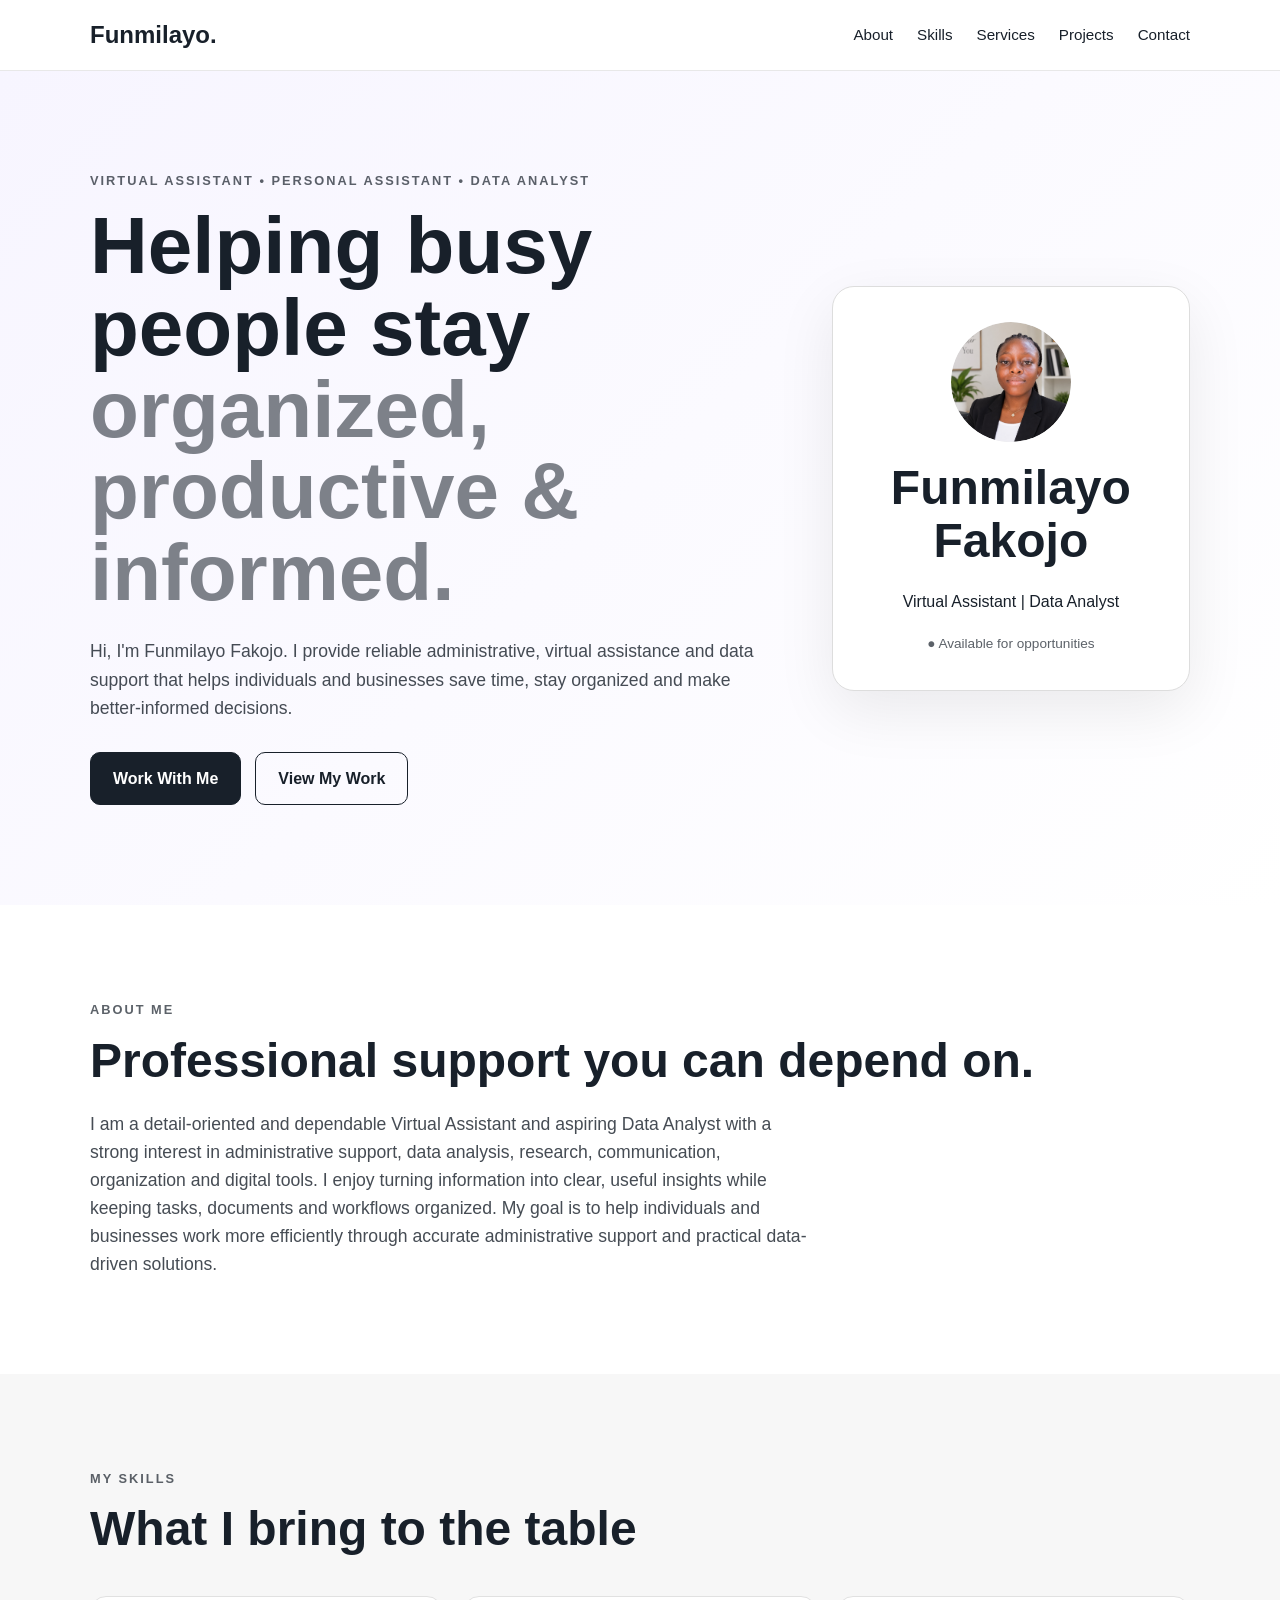
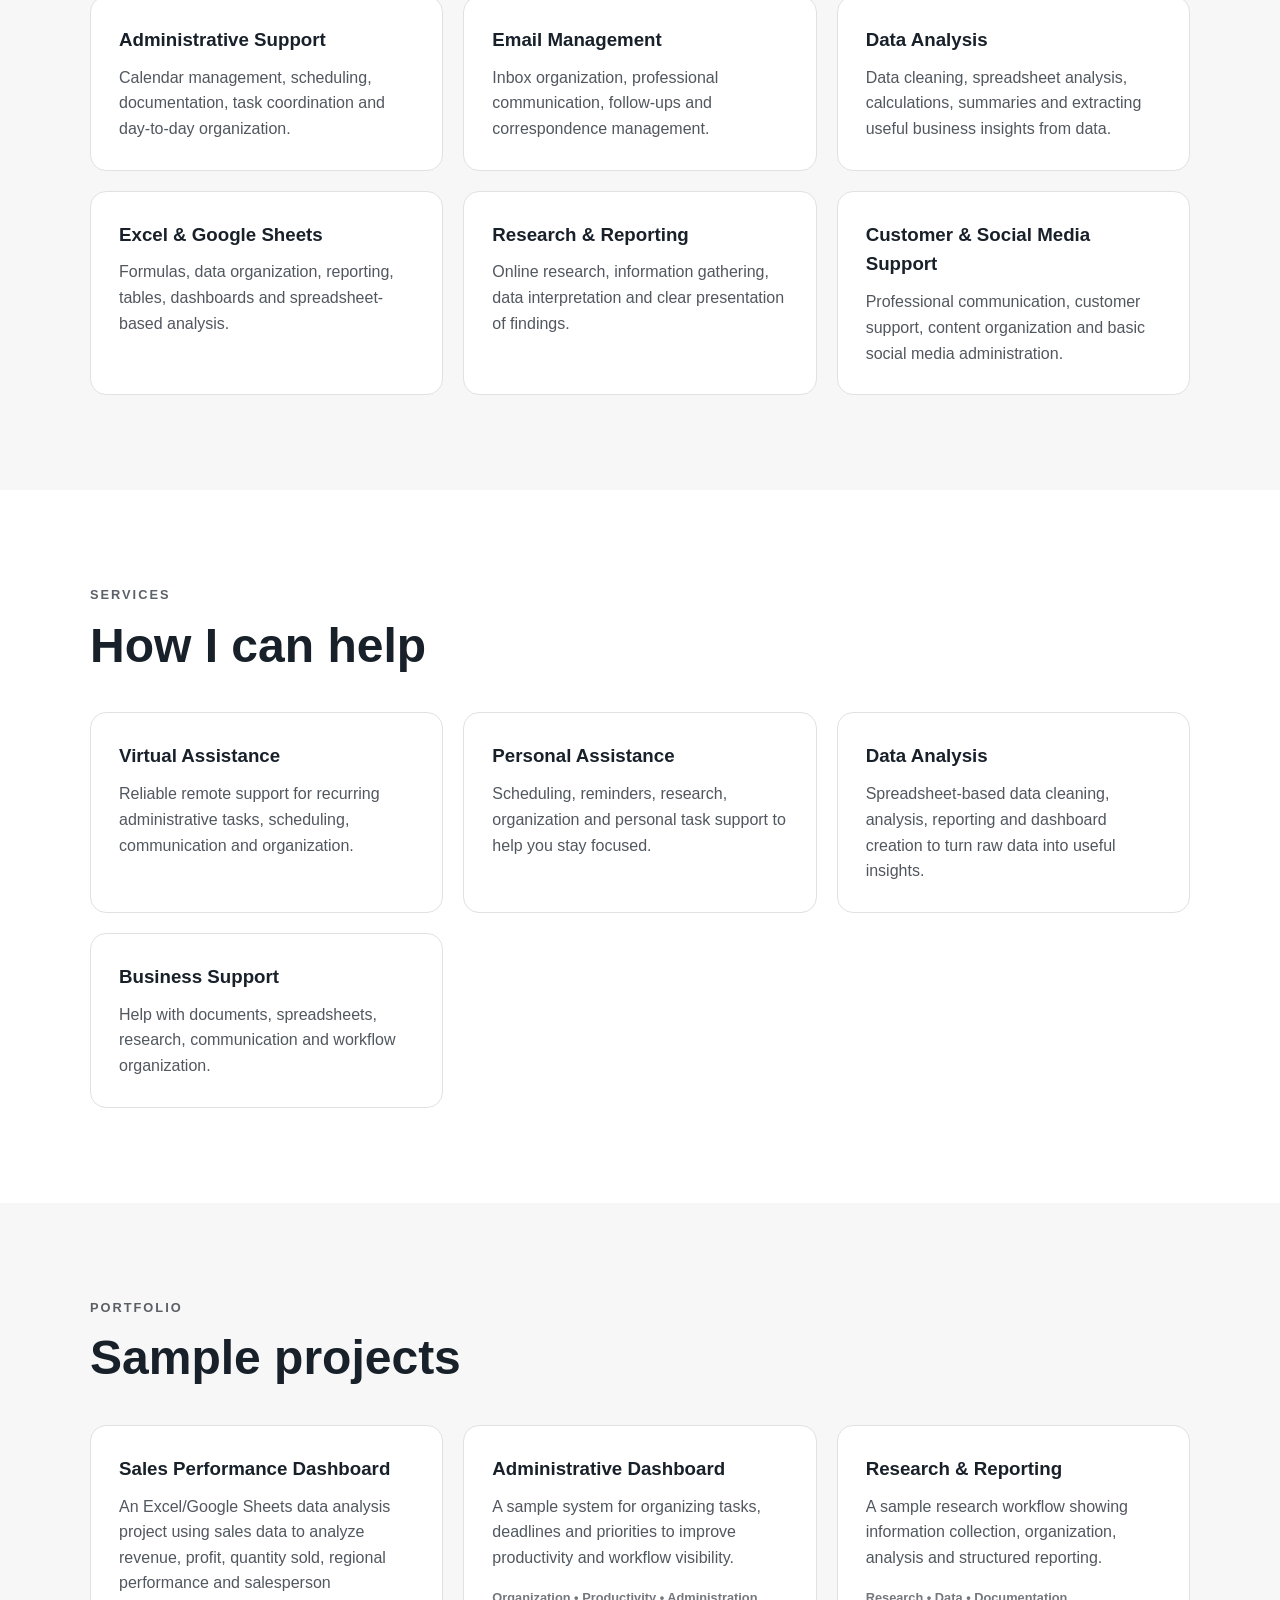
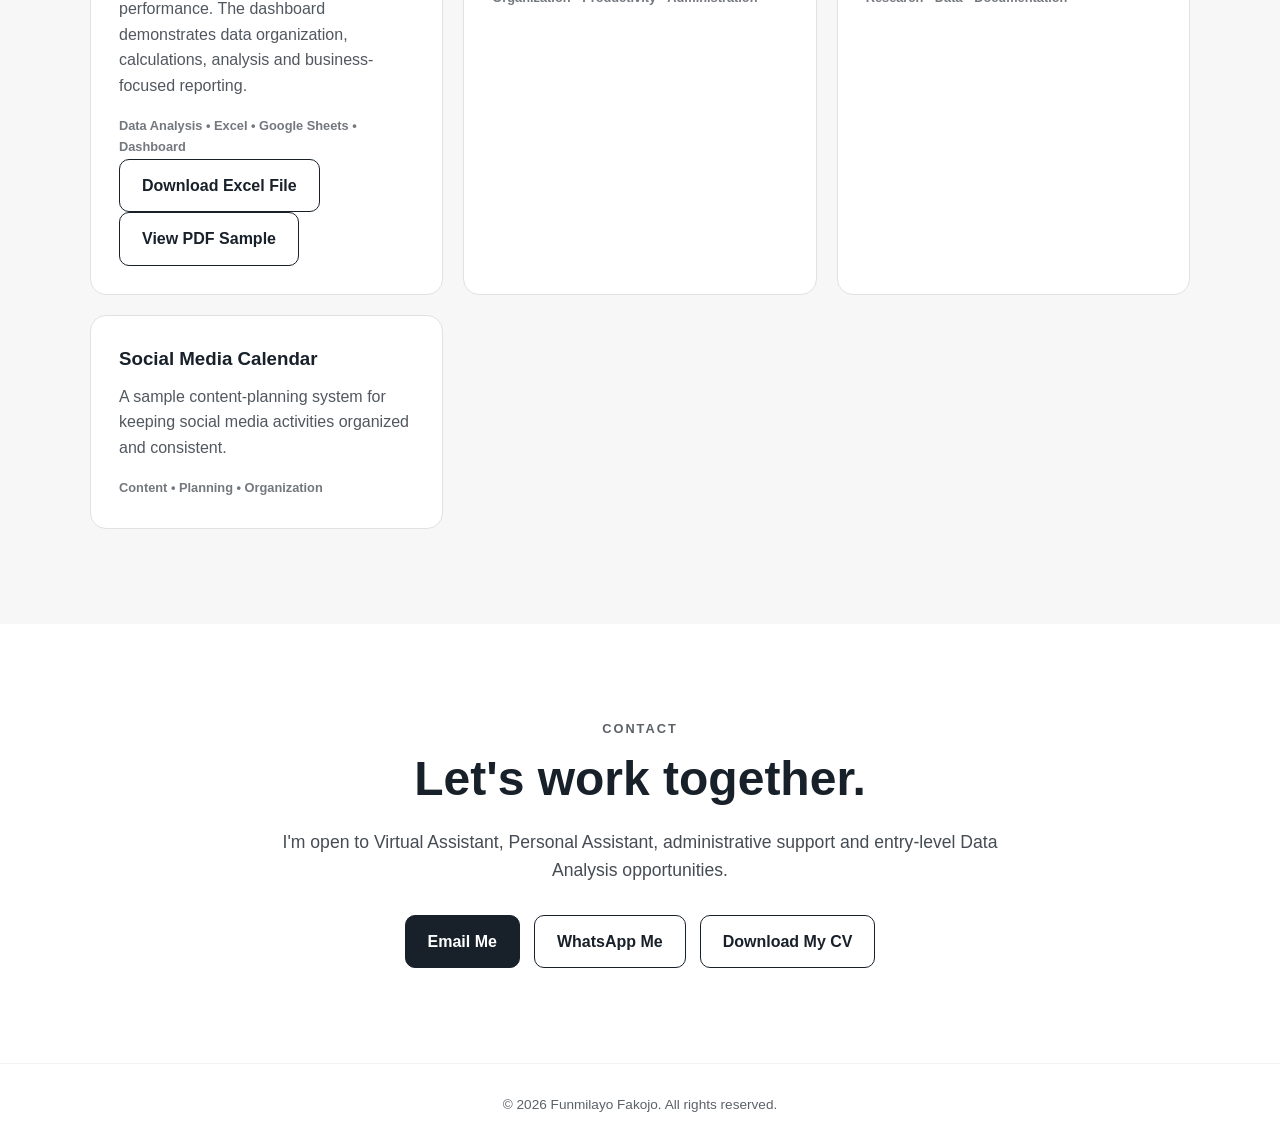
<file: index_updated_portfolio.html>
<!DOCTYPE html>
<html lang="en">
<head>
  <meta charset="UTF-8">
  <meta name="viewport" content="width=device-width, initial-scale=1.0">
  <title>Funmilayo Fakojo | Virtual Assistant & Data Analyst</title>
  <meta name="description" content="Funmilayo Fakojo - Virtual Assistant, Personal Assistant and Data Analyst portfolio.">
  <link rel="stylesheet" href="style.css">
</head>
<body>
  <header>
    <nav class="nav container">
      <a class="logo" href="#home">Funmilayo.</a>
      <div class="nav-links">
        <a href="#about">About</a>
        <a href="#skills">Skills</a>
        <a href="#services">Services</a>
        <a href="#projects">Projects</a>
        <a href="#contact">Contact</a>
      </div>
    </nav>
  </header>

  <main>
    <section id="home" class="hero">
      <div class="container hero-content">
        <div>
          <p class="eyebrow">VIRTUAL ASSISTANT • PERSONAL ASSISTANT • DATA ANALYST</p>
          <h1>Helping busy people stay <span>organized, productive & informed.</span></h1>
          <p class="intro">
            Hi, I'm Funmilayo Fakojo. I provide reliable administrative, virtual assistance
            and data support that helps individuals and businesses save time, stay organized
            and make better-informed decisions.
          </p>
          <div class="buttons">
            <a class="btn primary" href="#contact">Work With Me</a>
            <a class="btn secondary" href="#projects">View My Work</a>
          </div>
        </div>

        <div class="hero-card">
          <div class="avatar">
            <img src="profile.jpg" alt="Funmilayo Fakojo professional portrait">
          </div>
          <h2>Funmilayo Fakojo</h2>
          <p>Virtual Assistant | Data Analyst</p>
          <div class="availability">● Available for opportunities</div>
        </div>
      </div>
    </section>

    <section id="about" class="section">
      <div class="container">
        <p class="eyebrow">ABOUT ME</p>
        <h2>Professional support you can depend on.</h2>
        <p class="section-text">
          I am a detail-oriented and dependable Virtual Assistant and aspiring Data Analyst
          with a strong interest in administrative support, data analysis, research,
          communication, organization and digital tools. I enjoy turning information into
          clear, useful insights while keeping tasks, documents and workflows organized.
          My goal is to help individuals and businesses work more efficiently through
          accurate administrative support and practical data-driven solutions.
        </p>
      </div>
    </section>

    <section id="skills" class="section alt">
      <div class="container">
        <p class="eyebrow">MY SKILLS</p>
        <h2>What I bring to the table</h2>
        <div class="grid">
          <div class="card">
            <h3>Administrative Support</h3>
            <p>Calendar management, scheduling, documentation, task coordination and day-to-day organization.</p>
          </div>
          <div class="card">
            <h3>Email Management</h3>
            <p>Inbox organization, professional communication, follow-ups and correspondence management.</p>
          </div>
          <div class="card">
            <h3>Data Analysis</h3>
            <p>Data cleaning, spreadsheet analysis, calculations, summaries and extracting useful business insights from data.</p>
          </div>
          <div class="card">
            <h3>Excel & Google Sheets</h3>
            <p>Formulas, data organization, reporting, tables, dashboards and spreadsheet-based analysis.</p>
          </div>
          <div class="card">
            <h3>Research & Reporting</h3>
            <p>Online research, information gathering, data interpretation and clear presentation of findings.</p>
          </div>
          <div class="card">
            <h3>Customer & Social Media Support</h3>
            <p>Professional communication, customer support, content organization and basic social media administration.</p>
          </div>
        </div>
      </div>
    </section>

    <section id="services" class="section">
      <div class="container">
        <p class="eyebrow">SERVICES</p>
        <h2>How I can help</h2>
        <div class="grid">
          <div class="card">
            <h3>Virtual Assistance</h3>
            <p>Reliable remote support for recurring administrative tasks, scheduling, communication and organization.</p>
          </div>
          <div class="card">
            <h3>Personal Assistance</h3>
            <p>Scheduling, reminders, research, organization and personal task support to help you stay focused.</p>
          </div>
          <div class="card">
            <h3>Data Analysis</h3>
            <p>Spreadsheet-based data cleaning, analysis, reporting and dashboard creation to turn raw data into useful insights.</p>
          </div>
          <div class="card">
            <h3>Business Support</h3>
            <p>Help with documents, spreadsheets, research, communication and workflow organization.</p>
          </div>
        </div>
      </div>
    </section>

    <section id="projects" class="section alt">
      <div class="container">
        <p class="eyebrow">PORTFOLIO</p>
        <h2>Sample projects</h2>
        <div class="grid">

          <div class="card project">
            <h3>Sales Performance Dashboard</h3>
            <p>
              An Excel/Google Sheets data analysis project using sales data to analyze
              revenue, profit, quantity sold, regional performance and salesperson performance.
              The dashboard demonstrates data organization, calculations, analysis and
              business-focused reporting.
            </p>
            <span>Data Analysis • Excel • Google Sheets • Dashboard</span>
            <div class="project-links">
              <a class="btn secondary" href="Spreadsheet_Data_Analysis_Project(1).xlsx" download>Download Excel File</a>
              <a class="btn secondary" href="Spreadsheet_Data_Analysis_Project.pdf" target="_blank">View PDF Sample</a>
            </div>
          </div>

          <div class="card project">
            <h3>Administrative Dashboard</h3>
            <p>A sample system for organizing tasks, deadlines and priorities to improve productivity and workflow visibility.</p>
            <span>Organization • Productivity • Administration</span>
          </div>

          <div class="card project">
            <h3>Research & Reporting</h3>
            <p>A sample research workflow showing information collection, organization, analysis and structured reporting.</p>
            <span>Research • Data • Documentation</span>
          </div>

          <div class="card project">
            <h3>Social Media Calendar</h3>
            <p>A sample content-planning system for keeping social media activities organized and consistent.</p>
            <span>Content • Planning • Organization</span>
          </div>

        </div>
      </div>
    </section>

    <section id="contact" class="section contact">
      <div class="container">
        <p class="eyebrow">CONTACT</p>
        <h2>Let's work together.</h2>
        <p class="section-text">
          I'm open to Virtual Assistant, Personal Assistant, administrative support and
          entry-level Data Analysis opportunities.
        </p>

        <div class="contact-links">
          <a class="btn primary" href="mailto:fakojofunmilayo@gmail.com">Email Me</a>

          <a class="btn secondary" href="https://wa.me/2347043634557" target="_blank" rel="noopener">
            WhatsApp Me
          </a>

          <a class="btn secondary" href="Funmi%27s%20Resume.pdf" download>
            Download My CV
          </a>
        </div>
      </div>
    </section>
  </main>

  <footer>
    <p>© 2026 Funmilayo Fakojo. All rights reserved.</p>
  </footer>
</body>
</html>
</file>
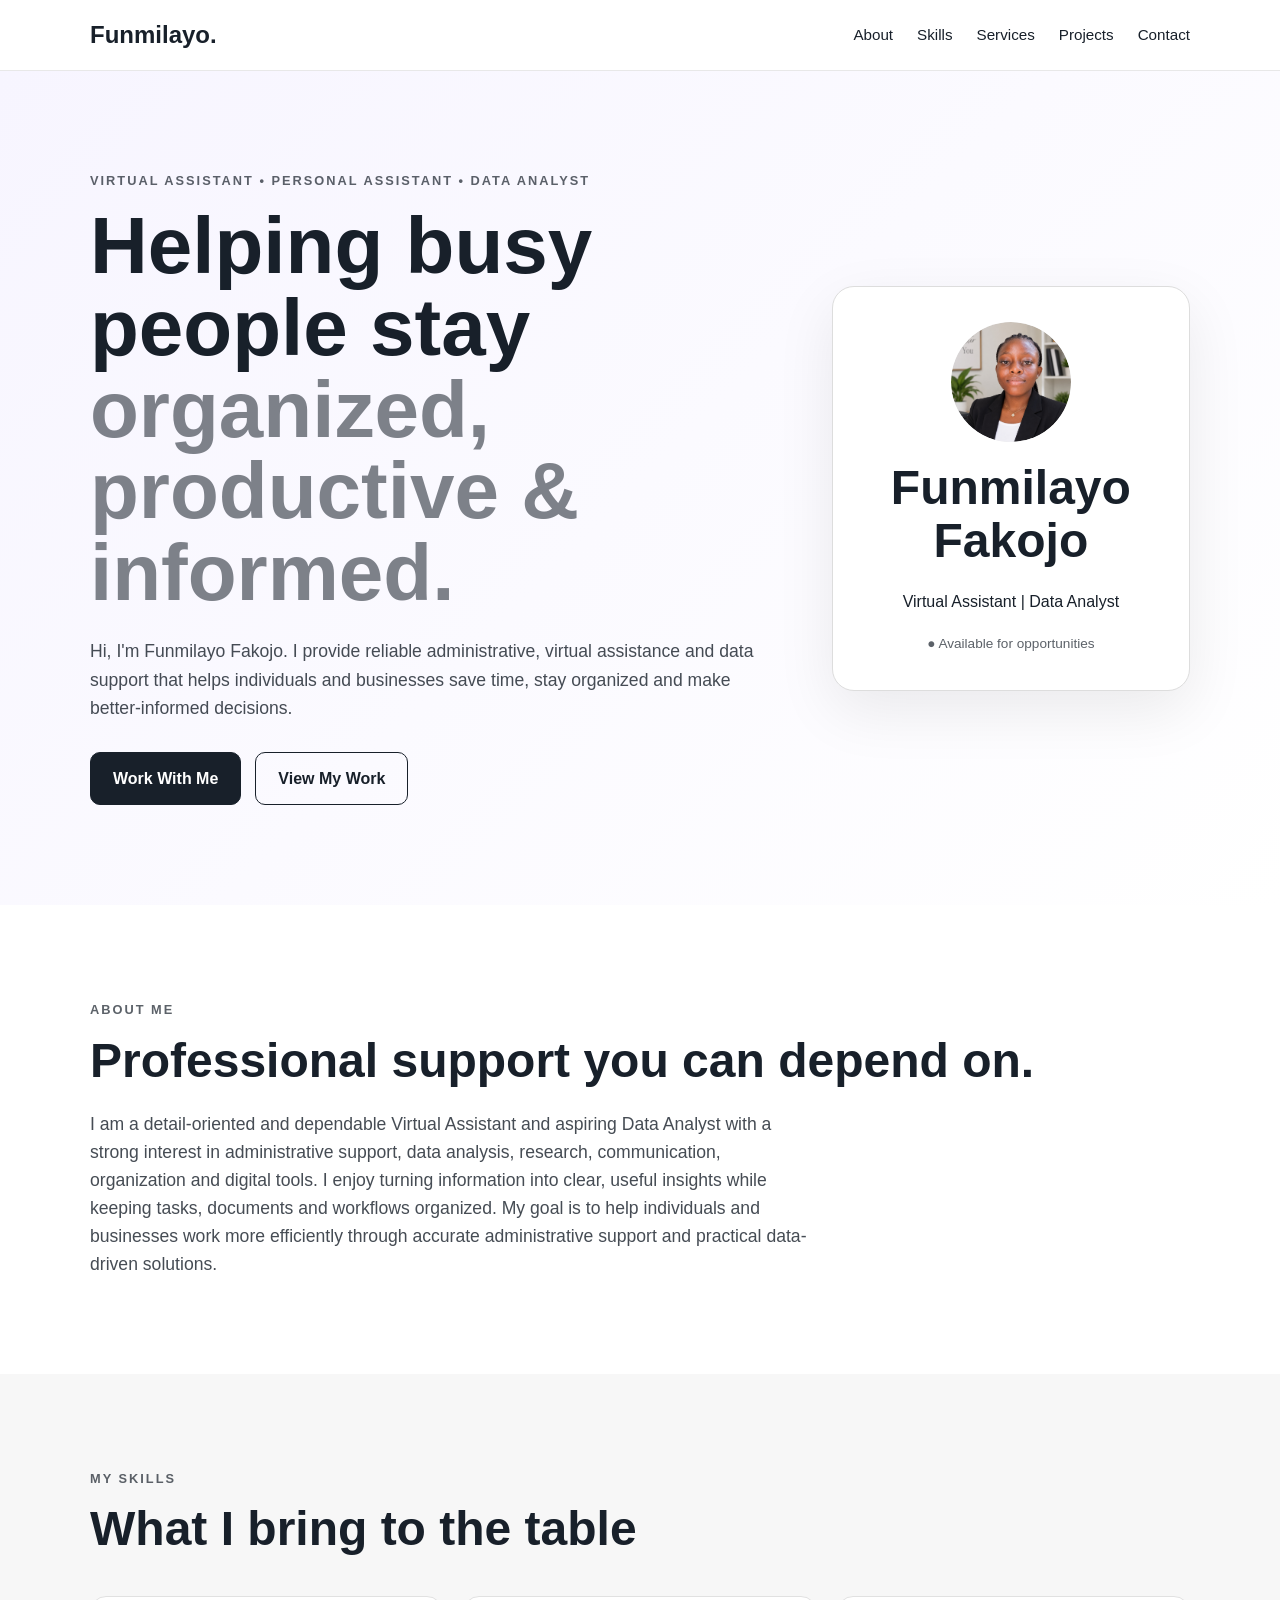
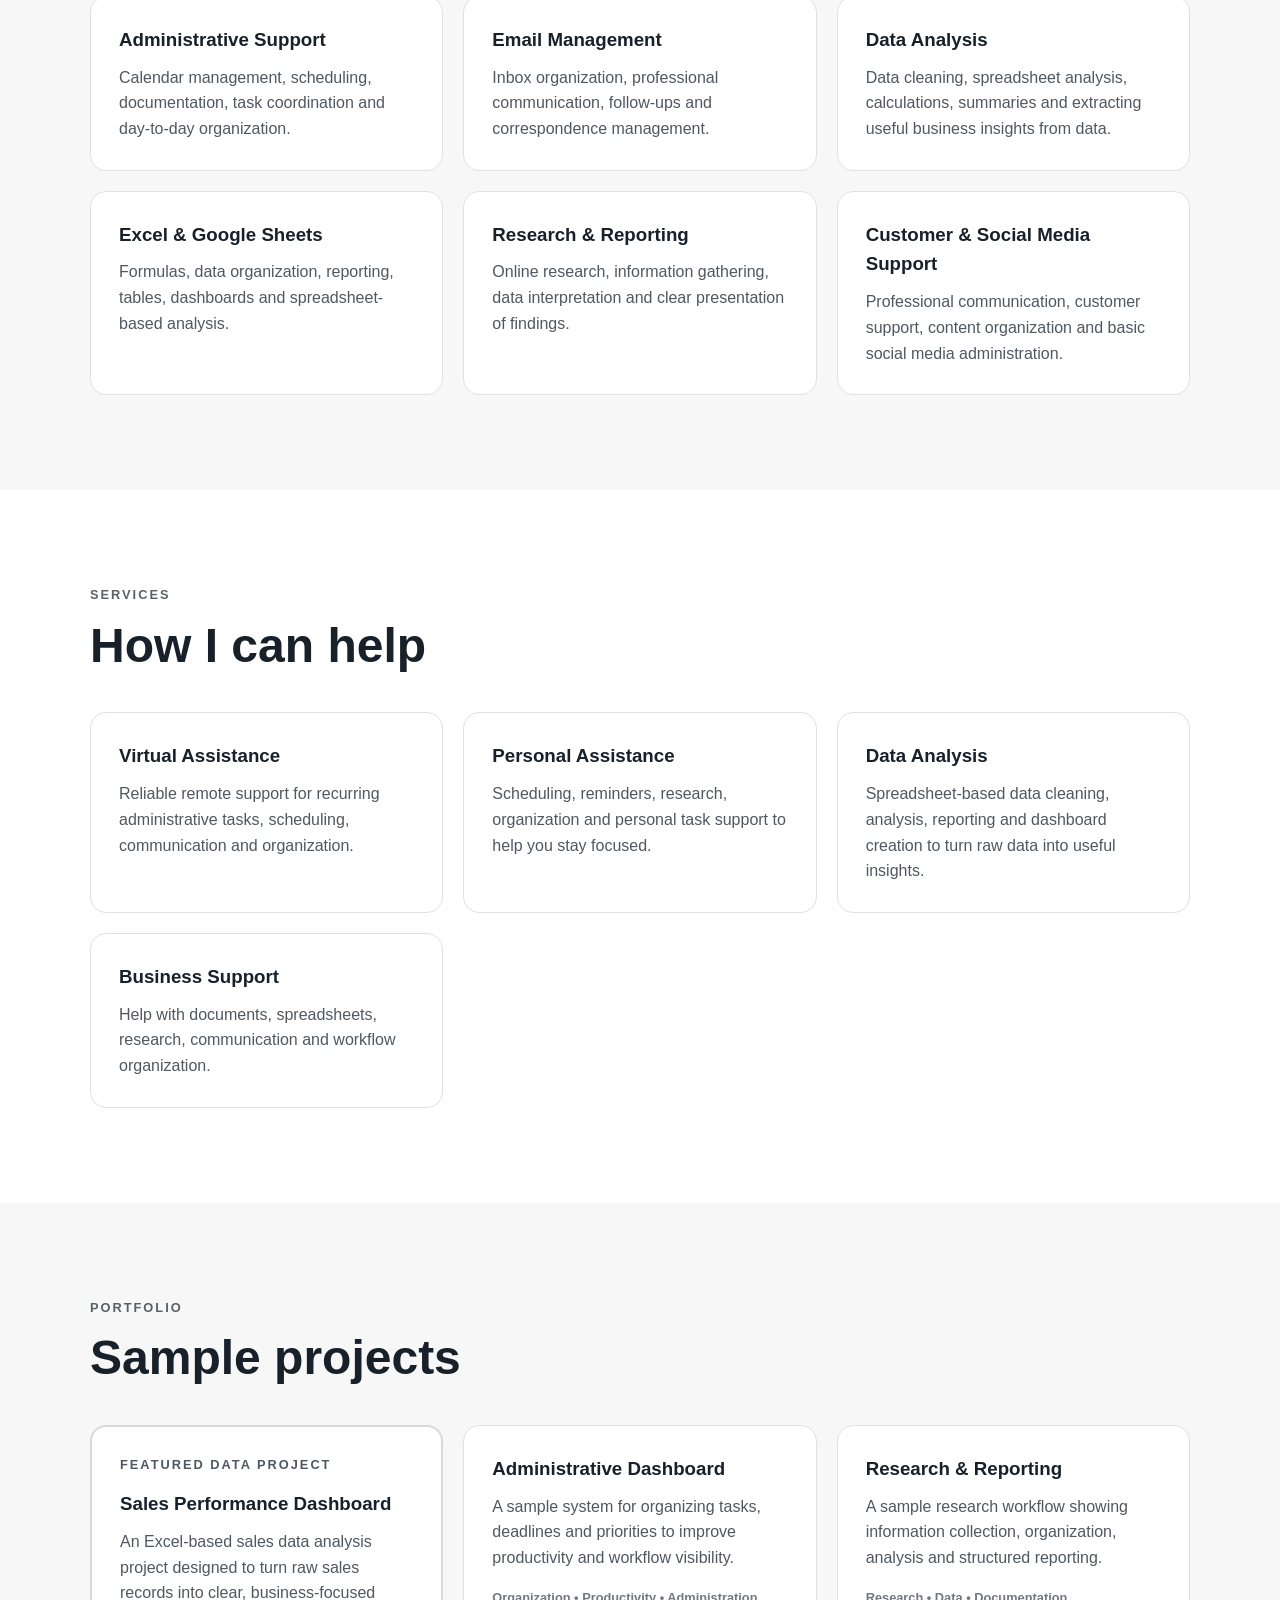
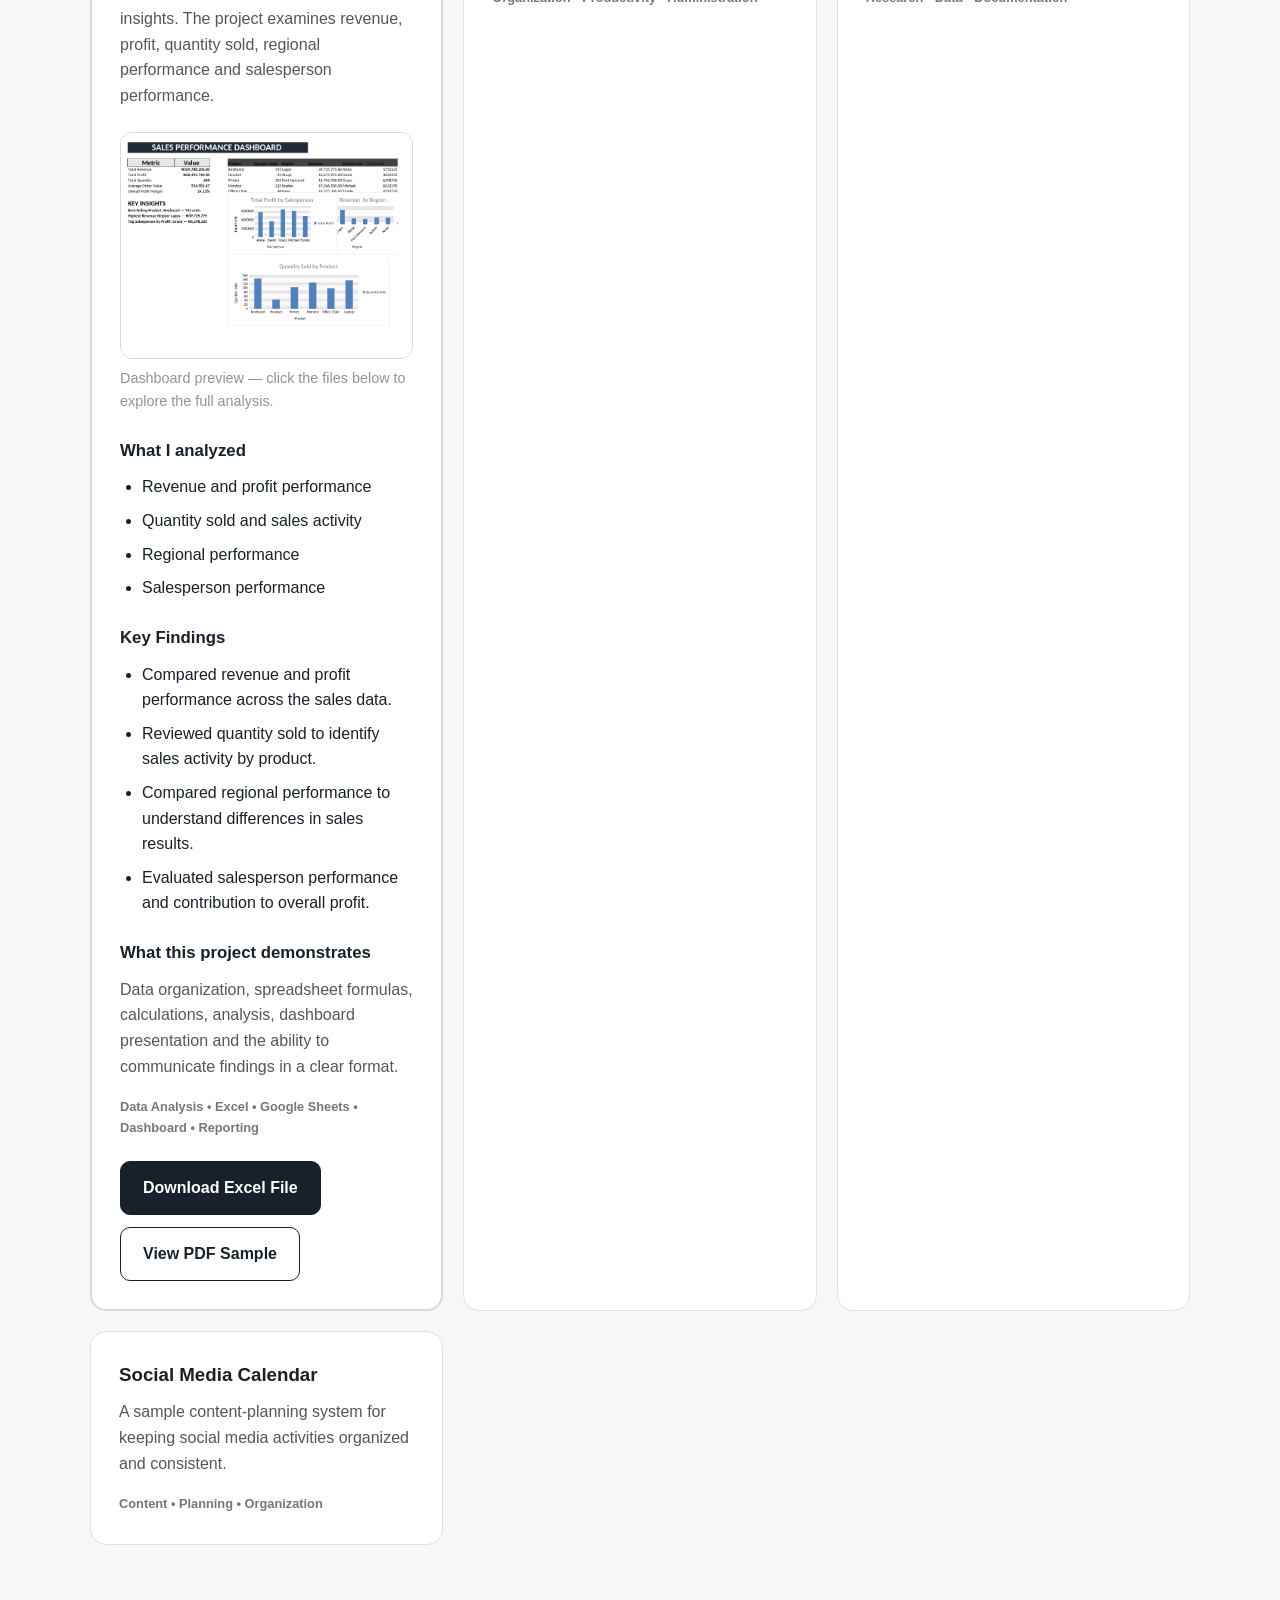
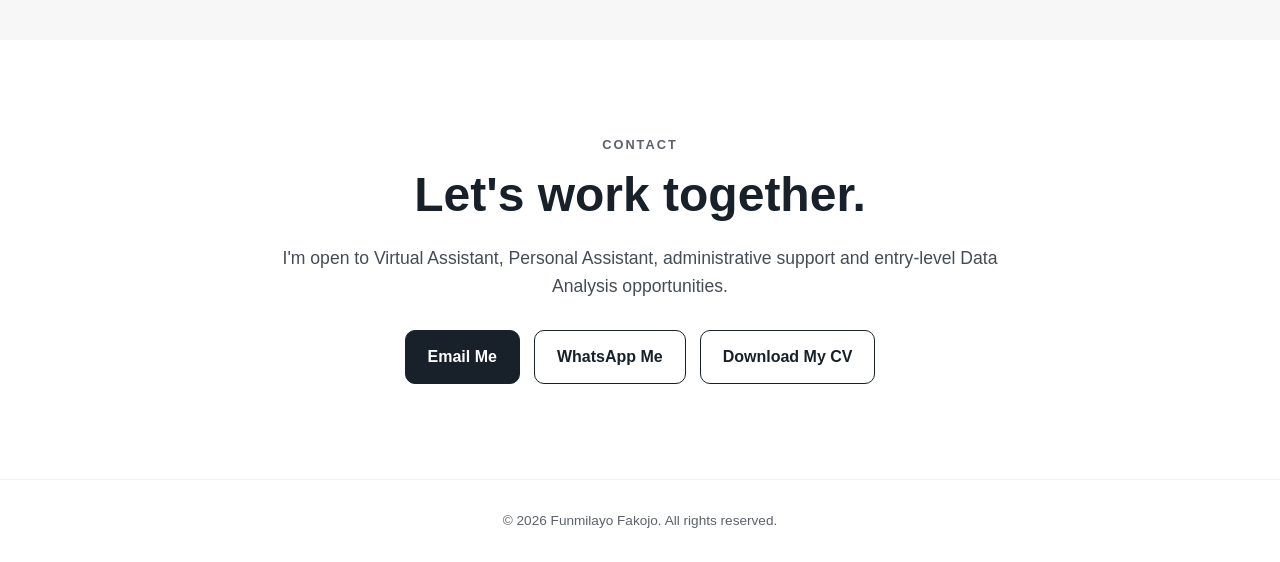
<file: index_updated_step3.html>
<!DOCTYPE html>
<html lang="en">
<head>
  <meta charset="UTF-8">
  <meta name="viewport" content="width=device-width, initial-scale=1.0">
  <title>Funmilayo Fakojo | Virtual Assistant & Data Analyst</title>
  <meta name="description" content="Funmilayo Fakojo - Virtual Assistant, Personal Assistant and Data Analyst portfolio.">
  <link rel="stylesheet" href="style.css">

<style>
  .menu-toggle {
    display: none;
    border: 1px solid #d7d9dd;
    background: #fff;
    color: #18212b;
    border-radius: 10px;
    padding: 10px 12px;
    font-size: 24px;
    line-height: 1;
    cursor: pointer;
  }

  @media (max-width: 768px) {
    .nav {
      position: relative;
    }

    .menu-toggle {
      display: block;
      margin-left: auto;
    }

    .nav-links {
      display: none;
      position: absolute;
      top: calc(100% + 8px);
      right: 0;
      left: 0;
      z-index: 1000;
      flex-direction: column;
      gap: 0;
      padding: 10px;
      background: #fff;
      border: 1px solid #ddd;
      border-radius: 14px;
      box-shadow: 0 10px 25px rgba(0,0,0,.08);
    }

    .nav-links.open {
      display: flex;
    }

    .nav-links a {
      display: block;
      padding: 14px 16px;
      border-radius: 10px;
    }

    .nav-links a:hover {
      background: #f5f5f5;
    }
  }
</style>


<style>
  .featured-project {
    border: 2px solid #d7d9dd;
  }

  .featured-project h4 {
    margin: 24px 0 10px;
    font-size: 1.05rem;
  }

  .project-list {
    margin: 0;
    padding-left: 22px;
  }

  .project-list li {
    margin-bottom: 8px;
  }

  .project-links {
    display: flex;
    flex-wrap: wrap;
    gap: 12px;
    margin-top: 22px;
  }

  .project-links .btn {
    margin: 0;
  }

  @media (max-width: 600px) {
    .project-links {
      flex-direction: column;
    }

    .project-links .btn {
      width: 100%;
      box-sizing: border-box;
      text-align: center;
    }
  }
</style>


<style>
  .dashboard-preview {
    margin: 24px 0;
  }

  .dashboard-preview img {
    display: block;
    width: 100%;
    height: auto;
    border: 1px solid #d7d9dd;
    border-radius: 12px;
  }

  .dashboard-preview p {
    margin: 8px 0 0;
    font-size: 0.9rem;
    color: #6b7078;
  }
</style>

</head>
<body>
  <header>
    <nav class="nav container">
      <a class="logo" href="#home">Funmilayo.</a>
      <button class="menu-toggle" type="button" aria-label="Open navigation menu" aria-expanded="false" aria-controls="site-menu">☰</button>
      <div class="nav-links" id="site-menu">
        <a href="#about">About</a>
        <a href="#skills">Skills</a>
        <a href="#services">Services</a>
        <a href="#projects">Projects</a>
        <a href="#contact">Contact</a>
      </div>
    </nav>
  </header>

  <main>
    <section id="home" class="hero">
      <div class="container hero-content">
        <div>
          <p class="eyebrow">VIRTUAL ASSISTANT • PERSONAL ASSISTANT • DATA ANALYST</p>
          <h1>Helping busy people stay <span>organized, productive & informed.</span></h1>
          <p class="intro">
            Hi, I'm Funmilayo Fakojo. I provide reliable administrative, virtual assistance
            and data support that helps individuals and businesses save time, stay organized
            and make better-informed decisions.
          </p>
          <div class="buttons">
            <a class="btn primary" href="#contact">Work With Me</a>
            <a class="btn secondary" href="#projects">View My Work</a>
          </div>
        </div>

        <div class="hero-card">
          <div class="avatar">
            <img src="profile.jpg" alt="Funmilayo Fakojo professional portrait">
          </div>
          <h2>Funmilayo Fakojo</h2>
          <p>Virtual Assistant | Data Analyst</p>
          <div class="availability">● Available for opportunities</div>
        </div>
      </div>
    </section>

    <section id="about" class="section">
      <div class="container">
        <p class="eyebrow">ABOUT ME</p>
        <h2>Professional support you can depend on.</h2>
        <p class="section-text">
          I am a detail-oriented and dependable Virtual Assistant and aspiring Data Analyst
          with a strong interest in administrative support, data analysis, research,
          communication, organization and digital tools. I enjoy turning information into
          clear, useful insights while keeping tasks, documents and workflows organized.
          My goal is to help individuals and businesses work more efficiently through
          accurate administrative support and practical data-driven solutions.
        </p>
      </div>
    </section>

    <section id="skills" class="section alt">
      <div class="container">
        <p class="eyebrow">MY SKILLS</p>
        <h2>What I bring to the table</h2>
        <div class="grid">
          <div class="card">
            <h3>Administrative Support</h3>
            <p>Calendar management, scheduling, documentation, task coordination and day-to-day organization.</p>
          </div>
          <div class="card">
            <h3>Email Management</h3>
            <p>Inbox organization, professional communication, follow-ups and correspondence management.</p>
          </div>
          <div class="card">
            <h3>Data Analysis</h3>
            <p>Data cleaning, spreadsheet analysis, calculations, summaries and extracting useful business insights from data.</p>
          </div>
          <div class="card">
            <h3>Excel & Google Sheets</h3>
            <p>Formulas, data organization, reporting, tables, dashboards and spreadsheet-based analysis.</p>
          </div>
          <div class="card">
            <h3>Research & Reporting</h3>
            <p>Online research, information gathering, data interpretation and clear presentation of findings.</p>
          </div>
          <div class="card">
            <h3>Customer & Social Media Support</h3>
            <p>Professional communication, customer support, content organization and basic social media administration.</p>
          </div>
        </div>
      </div>
    </section>

    <section id="services" class="section">
      <div class="container">
        <p class="eyebrow">SERVICES</p>
        <h2>How I can help</h2>
        <div class="grid">
          <div class="card">
            <h3>Virtual Assistance</h3>
            <p>Reliable remote support for recurring administrative tasks, scheduling, communication and organization.</p>
          </div>
          <div class="card">
            <h3>Personal Assistance</h3>
            <p>Scheduling, reminders, research, organization and personal task support to help you stay focused.</p>
          </div>
          <div class="card">
            <h3>Data Analysis</h3>
            <p>Spreadsheet-based data cleaning, analysis, reporting and dashboard creation to turn raw data into useful insights.</p>
          </div>
          <div class="card">
            <h3>Business Support</h3>
            <p>Help with documents, spreadsheets, research, communication and workflow organization.</p>
          </div>
        </div>
      </div>
    </section>

    <section id="projects" class="section alt">
      <div class="container">
        <p class="eyebrow">PORTFOLIO</p>
        <h2>Sample projects</h2>
        <div class="grid">

          <div class="card project featured-project">
            <p class="eyebrow">FEATURED DATA PROJECT</p>
            <h3>Sales Performance Dashboard</h3>
            <p>
              An Excel-based sales data analysis project designed to turn raw sales records
              into clear, business-focused insights. The project examines revenue, profit,
              quantity sold, regional performance and salesperson performance.
            </p>

            <div class="dashboard-preview">
              <img src="dashboard_preview.png" alt="Sales Performance Dashboard preview showing sales KPIs and charts">
              <p>Dashboard preview — click the files below to explore the full analysis.</p>
            </div>

            <h4>What I analyzed</h4>
            <ul class="project-list">
              <li>Revenue and profit performance</li>
              <li>Quantity sold and sales activity</li>
              <li>Regional performance</li>
              <li>Salesperson performance</li>
            </ul>

            <h4>Key Findings</h4>
            <ul class="project-list">
              <li>Compared revenue and profit performance across the sales data.</li>
              <li>Reviewed quantity sold to identify sales activity by product.</li>
              <li>Compared regional performance to understand differences in sales results.</li>
              <li>Evaluated salesperson performance and contribution to overall profit.</li>
            </ul>

            <h4>What this project demonstrates</h4>
            <p>
              Data organization, spreadsheet formulas, calculations, analysis, dashboard
              presentation and the ability to communicate findings in a clear format.
            </p>

            <span>Data Analysis • Excel • Google Sheets • Dashboard • Reporting</span>

            <div class="project-links">
              <a class="btn primary" href="Spreadsheet_Data_Analysis_Project_Updated.xlsx" download>Download Excel File</a>
              <a class="btn secondary" href="Spreadsheet_Data_Analysis_Project.pdf" target="_blank" rel="noopener">View PDF Sample</a>
            </div>
          </div>

          <div class="card project">
            <h3>Administrative Dashboard</h3>
            <p>A sample system for organizing tasks, deadlines and priorities to improve productivity and workflow visibility.</p>
            <span>Organization • Productivity • Administration</span>
          </div>

          <div class="card project">
            <h3>Research & Reporting</h3>
            <p>A sample research workflow showing information collection, organization, analysis and structured reporting.</p>
            <span>Research • Data • Documentation</span>
          </div>

          <div class="card project">
            <h3>Social Media Calendar</h3>
            <p>A sample content-planning system for keeping social media activities organized and consistent.</p>
            <span>Content • Planning • Organization</span>
          </div>

        </div>
      </div>
    </section>

    <section id="contact" class="section contact">
      <div class="container">
        <p class="eyebrow">CONTACT</p>
        <h2>Let's work together.</h2>
        <p class="section-text">
          I'm open to Virtual Assistant, Personal Assistant, administrative support and
          entry-level Data Analysis opportunities.
        </p>

        <div class="contact-links">
          <a class="btn primary" href="mailto:fakojofunmilayo@gmail.com">Email Me</a>

          <a class="btn secondary" href="https://wa.me/2347043634557" target="_blank" rel="noopener">
            WhatsApp Me
          </a>

          <a class="btn secondary" href="Funmi%27s%20Resume.pdf" download>
            Download My CV
          </a>
        </div>
      </div>
    </section>
  </main>

  <footer>
    <p>© 2026 Funmilayo Fakojo. All rights reserved.</p>
  </footer>

<script>
  const menuToggle = document.querySelector('.menu-toggle');
  const siteMenu = document.querySelector('#site-menu');

  menuToggle.addEventListener('click', () => {
    const isOpen = siteMenu.classList.toggle('open');
    menuToggle.setAttribute('aria-expanded', isOpen);
    menuToggle.setAttribute('aria-label', isOpen ? 'Close navigation menu' : 'Open navigation menu');
    menuToggle.textContent = isOpen ? '×' : '☰';
  });

  siteMenu.querySelectorAll('a').forEach(link => {
    link.addEventListener('click', () => {
      siteMenu.classList.remove('open');
      menuToggle.setAttribute('aria-expanded', 'false');
      menuToggle.setAttribute('aria-label', 'Open navigation menu');
      menuToggle.textContent = '☰';
    });
  });
</script>

</body>
</html>
</file>
<file: style.css>
* { box-sizing: border-box; margin: 0; padding: 0; }
html { scroll-behavior: smooth; }
body { font-family: Arial, Helvetica, sans-serif; line-height: 1.6; color: #18202a; background: #ffffff; }
a { color: inherit; text-decoration: none; }
.container { width: min(1100px, 90%); margin: auto; }
header { position: sticky; top: 0; z-index: 10; background: rgba(255,255,255,.95); border-bottom: 1px solid #e8e8e8; }
.nav { min-height: 70px; display: flex; align-items: center; justify-content: space-between; gap: 25px; }
.logo { font-size: 1.5rem; font-weight: 800; }
.nav-links { display: flex; gap: 24px; font-size: .95rem; }
.nav-links a:hover { opacity: .65; }
.hero { padding: 100px 0; background: linear-gradient(135deg, #f7f5ff, #ffffff); }
.hero-content { display: grid; grid-template-columns: 1.5fr .8fr; align-items: center; gap: 70px; }
.eyebrow { font-size: .8rem; font-weight: 800; letter-spacing: 2px; margin-bottom: 14px; opacity: .7; }
h1 { font-size: clamp(2.5rem, 7vw, 5rem); line-height: 1.02; max-width: 850px; margin-bottom: 24px; }
h1 span { opacity: .55; }
h2 { font-size: clamp(2rem, 4vw, 3rem); line-height: 1.1; margin-bottom: 22px; }
h3 { margin-bottom: 10px; }
.intro, .section-text { max-width: 720px; font-size: 1.1rem; opacity: .8; }
.buttons, .contact-links { display: flex; gap: 14px; flex-wrap: wrap; margin-top: 30px; }
.btn { display: inline-block; padding: 13px 22px; border-radius: 10px; font-weight: 700; border: 1px solid #18202a; }
.btn.primary { background: #18202a; color: #fff; }
.btn.secondary { background: transparent; }
.hero-card { padding: 35px; border: 1px solid #ddd; border-radius: 22px; background: #fff; text-align: center; box-shadow: 0 20px 60px rgba(0,0,0,.08); }
.avatar { width: 120px; height: 120px; border-radius: 50%; overflow: hidden; display: block; margin: 0 auto 20px; background: #eee; font-size: 2rem; font-weight: 800; position: relative; }
.avatar img { width: 120px !important; height: 120px !important; max-width: 120px !important; max-height: 120px !important; object-fit: cover; object-position: center 20%; display: block; border-radius: 50%; }
.availability { margin-top: 18px; font-size: .85rem; opacity: .7; }
.section { padding: 95px 0; }
.alt { background: #f7f7f7; }
.grid { display: grid; grid-template-columns: repeat(3, 1fr); gap: 20px; margin-top: 40px; }
.card { background: #fff; border: 1px solid #e1e1e1; border-radius: 16px; padding: 28px; }
.alt .card { background: #fff; }
.card p { opacity: .75; }
.project span { display: inline-block; margin-top: 18px; font-size: .8rem; font-weight: 700; opacity: .6; }
.contact { text-align: center; }
.contact .section-text { margin: auto; }
.contact-links { justify-content: center; }
.small { margin-top: 20px; font-size: .8rem; opacity: .55; }
footer { padding: 30px 0; text-align: center; border-top: 1px solid #eee; font-size: .85rem; opacity: .7; }
@media (max-width: 800px) {
  .nav-links { display: none; }
  header { position: relative; }
  .hero { padding: 70px 0; }
  .hero-content { grid-template-columns: 1fr; gap: 40px; }
  .grid { grid-template-columns: 1fr; }
}
</file>
